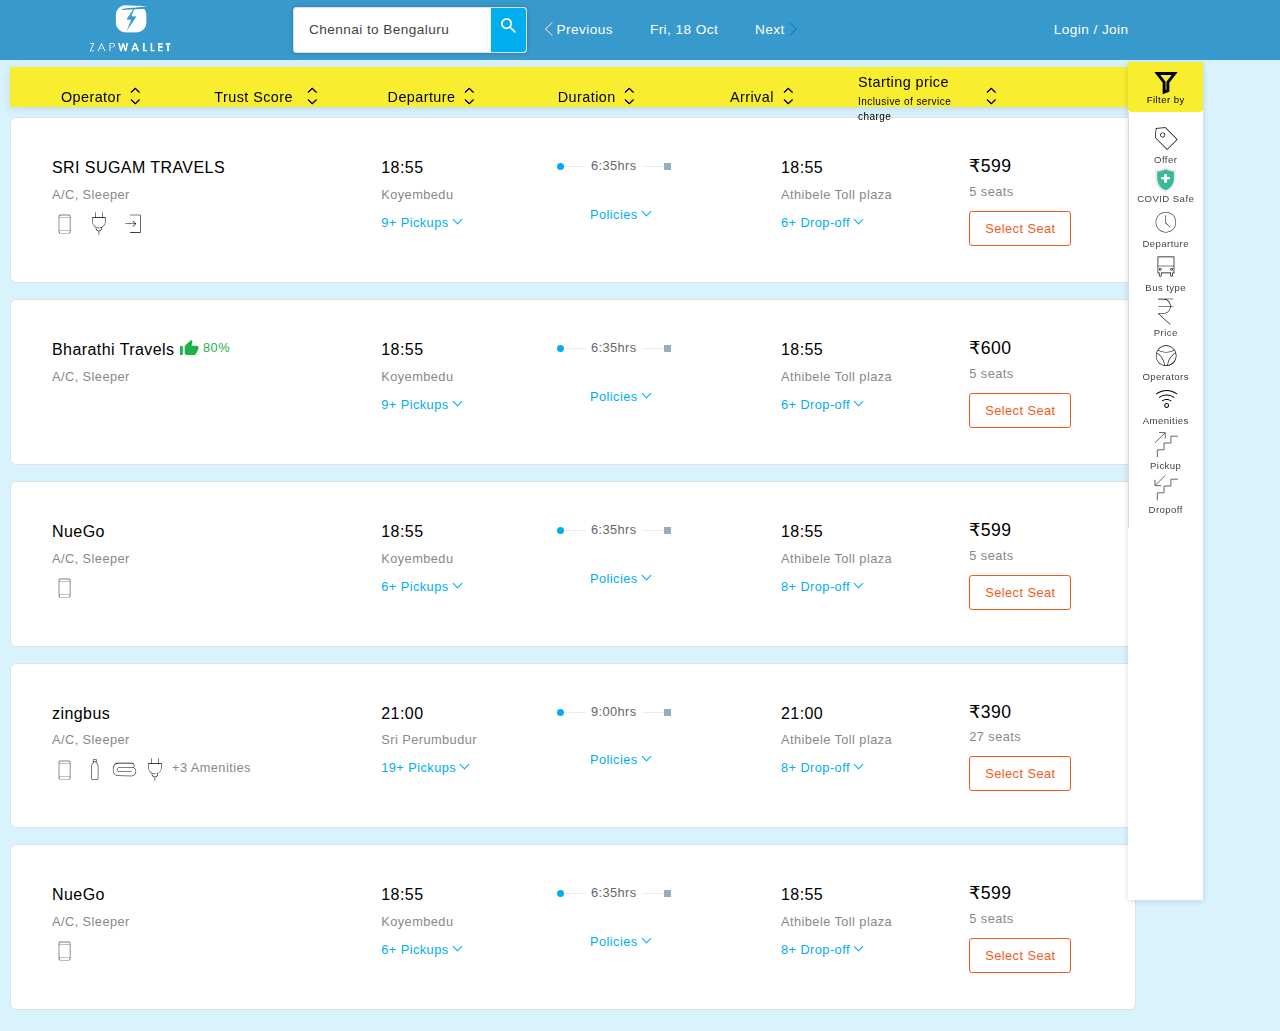
<file: index.html>
<html>
  <head>
    <meta charset="utf-8" />
    <meta
      name="viewport"
      content="width=device-width,initial-scale=1,shrink-to-fit=no"
    />
    <meta name="theme-color" content="#0089cf" />
    <link rel="shortcut icon" href="/favicon.ico" />
    <title>Chennai To Bengaluru Online Bus Tickets Booking | Zapwallet</title>
    <link
      href="https://cdn.jsdelivr.net/npm/bootstrap@5.3.3/dist/css/bootstrap.min.css"
      rel="stylesheet"
      integrity="sha384-QWTKZyjpPEjISv5WaRU9OFeRpok6YctnYmDr5pNlyT2bRjXh0JMhjY6hW+ALEwIH"
      crossorigin="anonymous"
    />

    <link href="style/style.css" rel="stylesheet" />
  </head>
  <body style="padding-top: 112px">
    <div id="root">
      <div>
        <section class="header" style="background-color: #3799cc">
          <header class="container justify-content-center clearfix">
            <div class="left">
              <a href="/" alt=""
                ><img src="logo.png" height="50px" alt="Logo"
              /></a>

              <!-- Search Bar -->
              <div class="modify" style="position: relative">
                <div class="modify-txt search-trigger" style="cursor: pointer">
                  Chennai to Bengaluru
                </div>
                <span class="mod-srch-icon">
                  <svg
                    x="0px"
                    y="0px"
                    viewBox="0 0 11.178 11.179"
                    enable-background="new 0 0 11.178 11.179"
                    fill="#fff"
                  >
                    <path
                      d="M7.989,7.031H7.485l-0.18-0.173c0.627-0.729,1.004-1.675,1.004-2.704C8.309,1.86,6.449,0,4.154,0
									   C1.86,0,0,1.86,0,4.154C0,6.449,1.86,8.31,4.154,8.31c1.029,0,1.975-0.377,2.704-1.004l0.173,0.178v0.506l3.195,3.189
									   l0.952-0.952L7.989,7.031z M4.154,7.031c-1.591,0-2.876-1.285-2.876-2.877c0-1.591,1.285-2.876,2.876-2.876
									   c1.592,0,2.876,1.285,2.876,2.876C7.031,5.746,5.746,7.031,4.154,7.031z"
                    ></path>
                  </svg>
                </span>

                <!-- Search Dropdown -->
                <div
                  class="dropdown-calendar bg-white p-3 shadow"
                  style="
                    display: none;
                    position: absolute;
                    top: calc(100% + 5px);
                    left: 0;
                    width: 100%;
                    z-index: 1051;
                  "
                >
                  <input
                    type="text"
                    class="form-control mb-2"
                    placeholder="From city"
                    aria-label="From city"
                  />
                  <input
                    type="text"
                    class="form-control mb-2"
                    placeholder="To city"
                    aria-label="To city"
                  />
                  <div class="d-flex flex-column mb-2">
                    <input
                      type="date"
                      class="form-control mr-2"
                      value="2024-10-21"
                    />
                    <input
                      type="date"
                      class="form-control"
                      value="2024-11-11"
                    />
                  </div>
                  <button class="btn btn-warning w-100" type="button">
                    MODIFY SEARCH
                  </button>
                </div>
              </div>

              <div class="day-link" style="color: #fff">
                <span class="disabled" style="color: #fff">
                  <span class="prev-arr"></span>Previous
                </span>
                <span class="jurnyDt"> Fri, 18 Oct </span>
                <a href="#" style="color: #fff"
                  >Next<span class="next-arr"></span
                ></a>
              </div>
            </div>

            <div class="right" style="text-align: right">
              <a href="/login" style="color: #fff">Login / Join</a>
            </div>
          </header>
        </section>

        <!-- Light Backdrop -->
        <div
          class="light-backdrop"
          style="
            display: none;
            position: fixed;
            top: 0;
            left: 0;
            width: 100%;
            height: 100%;
            background-color: rgba(0, 0, 0, 0.2);
            z-index: 1050;
          "
        ></div>

        <!-- <section
          class="clearfix sort-bar"
          style="background-color: #f9ed30; color: #000"
        >
          <div style="display: flex; align-items: center">
            <div class="sort-blk">
              <div class="sort-srch">Operator</div>
              <div class="sort-arr" id="op_sort">
                <div>
                  <svg
                    x="0px"
                    y="0px"
                    width="8.462px"
                    height="11.084px"
                    viewBox="0 0 8.462 11.084"
                    enable-background="new 0 0 8.462 11.084"
                    fill="#000"
                    style="stroke: #000"
                  >
                    <path
                      d="M7.957,4.439c0.115,0.115,0.303,0.115,0.418,0c0.115-0.115,0.115-0.302,0-0.417L4.439,0.086 c-0.115-0.115-0.302-0.115-0.417,0L0.086,4.021c-0.115,0.115-0.115,0.302,0,0.417c0.116,0.115,0.302,0.115,0.418,0L4.233,0.71 L7.957,4.439z"
                    ></path>
                  </svg>
                </div>
                <div>
                  <svg
                    x="0px"
                    y="0px"
                    width="8.462px"
                    height="11.084px"
                    viewBox="0 0 8.462 11.084"
                    enable-background="new 0 0 8.462 11.084"
                    fill="#000"
                    style="stroke: #000"
                  >
                    <path
                      d="M0.504,6.645c-0.116-0.115-0.302-0.115-0.418,0c-0.115,0.115-0.115,0.302,0,0.417l3.936,3.936 c0.115,0.115,0.302,0.115,0.417,0l3.936-3.936c0.115-0.115,0.115-0.303,0-0.417s-0.302-0.115-0.417,0l-3.729,3.729L0.504,6.645z"
                    ></path>
                  </svg>
                </div>
              </div>
            </div>
            <div
              class="sort-blk"
              style="padding-left: 25%; display: flex; align-items: center"
            >
              <div class="sort-srch" style="width: 84px">Trust Score</div>
              <div class="sort-arr" id="trs_sort">
                <div>
                  <svg
                    x="0px"
                    y="0px"
                    width="8.462px"
                    height="11.084px"
                    viewBox="0 0 8.462 11.084"
                    enable-background="new 0 0 8.462 11.084"
                    fill="#000"
                    style="stroke: #000"
                  >
                    <path
                      d="M7.957,4.439c0.115,0.115,0.303,0.115,0.418,0c0.115-0.115,0.115-0.302,0-0.417L4.439,0.086 c-0.115-0.115-0.302-0.115-0.417,0L0.086,4.021c-0.115,0.115-0.115,0.302,0,0.417c0.116,0.115,0.302,0.115,0.418,0L4.233,0.71 L7.957,4.439z"
                    ></path>
                  </svg>
                </div>
                <div>
                  <svg
                    x="0px"
                    y="0px"
                    width="8.462px"
                    height="11.084px"
                    viewBox="0 0 8.462 11.084"
                    enable-background="new 0 0 8.462 11.084"
                    fill="#000"
                    style="stroke: #000"
                  >
                    <path
                      d="M0.504,6.645c-0.116-0.115-0.302-0.115-0.418,0c-0.115,0.115-0.115,0.302,0,0.417l3.936,3.936 c0.115,0.115,0.302,0.115,0.417,0l3.936-3.936c0.115-0.115,0.115-0.303,0-0.417s-0.302-0.115-0.417,0l-3.729,3.729L0.504,6.645z"
                    ></path>
                  </svg>
                </div>
              </div>
            </div>
          </div>
          <div>
            <div>
              <div class="sort-blk">
                <div class="sort-srch">Departure</div>
                <div class="sort-arr" id="dep_sort">
                  <div>
                    <svg
                      x="0px"
                      y="0px"
                      width="8.462px"
                      height="11.084px"
                      viewBox="0 0 8.462 11.084"
                      enable-background="new 0 0 8.462 11.084"
                      fill="#000"
                      style="stroke: #000"
                    >
                      <path
                        d="M7.957,4.439c0.115,0.115,0.303,0.115,0.418,0c0.115-0.115,0.115-0.302,0-0.417L4.439,0.086 c-0.115-0.115-0.302-0.115-0.417,0L0.086,4.021c-0.115,0.115-0.115,0.302,0,0.417c0.116,0.115,0.302,0.115,0.418,0L4.233,0.71 L7.957,4.439z"
                      ></path>
                    </svg>
                  </div>
                  <div>
                    <svg
                      x="0px"
                      y="0px"
                      width="8.462px"
                      height="11.084px"
                      viewBox="0 0 8.462 11.084"
                      enable-background="new 0 0 8.462 11.084"
                      fill="#000"
                      style="stroke: #000"
                    >
                      <path
                        d="M0.504,6.645c-0.116-0.115-0.302-0.115-0.418,0c-0.115,0.115-0.115,0.302,0,0.417l3.936,3.936 c0.115,0.115,0.302,0.115,0.417,0l3.936-3.936c0.115-0.115,0.115-0.303,0-0.417s-0.302-0.115-0.417,0l-3.729,3.729L0.504,6.645z"
                      ></path>
                    </svg>
                  </div>
                </div>
              </div>
            </div>
            <div>
              <div class="sort-blk">
                <div class="sort-srch">Duration</div>
                <div class="sort-arr" id="dur_sort">
                  <div>
                    <svg
                      x="0px"
                      y="0px"
                      width="8.462px"
                      height="11.084px"
                      viewBox="0 0 8.462 11.084"
                      enable-background="new 0 0 8.462 11.084"
                      fill="#000"
                      style="stroke: #000"
                    >
                      <path
                        d="M7.957,4.439c0.115,0.115,0.303,0.115,0.418,0c0.115-0.115,0.115-0.302,0-0.417L4.439,0.086 c-0.115-0.115-0.302-0.115-0.417,0L0.086,4.021c-0.115,0.115-0.115,0.302,0,0.417c0.116,0.115,0.302,0.115,0.418,0L4.233,0.71 L7.957,4.439z"
                      ></path>
                    </svg>
                  </div>
                  <div>
                    <svg
                      x="0px"
                      y="0px"
                      width="8.462px"
                      height="11.084px"
                      viewBox="0 0 8.462 11.084"
                      enable-background="new 0 0 8.462 11.084"
                      fill="#000"
                      style="stroke: #000"
                    >
                      <path
                        d="M0.504,6.645c-0.116-0.115-0.302-0.115-0.418,0c-0.115,0.115-0.115,0.302,0,0.417l3.936,3.936 c0.115,0.115,0.302,0.115,0.417,0l3.936-3.936c0.115-0.115,0.115-0.303,0-0.417s-0.302-0.115-0.417,0l-3.729,3.729L0.504,6.645z"
                      ></path>
                    </svg>
                  </div>
                </div>
              </div>
            </div>
            <div>
              <div class="sort-blk">
                <div class="sort-srch">Arrival</div>
                <div class="sort-arr" id="arv_sort">
                  <div>
                    <svg
                      x="0px"
                      y="0px"
                      width="8.462px"
                      height="11.084px"
                      viewBox="0 0 8.462 11.084"
                      enable-background="new 0 0 8.462 11.084"
                      fill="#000"
                      style="stroke: #000"
                    >
                      <path
                        d="M7.957,4.439c0.115,0.115,0.303,0.115,0.418,0c0.115-0.115,0.115-0.302,0-0.417L4.439,0.086 c-0.115-0.115-0.302-0.115-0.417,0L0.086,4.021c-0.115,0.115-0.115,0.302,0,0.417c0.116,0.115,0.302,0.115,0.418,0L4.233,0.71 L7.957,4.439z"
                      ></path>
                    </svg>
                  </div>
                  <div>
                    <svg
                      x="0px"
                      y="0px"
                      width="8.462px"
                      height="11.084px"
                      viewBox="0 0 8.462 11.084"
                      enable-background="new 0 0 8.462 11.084"
                      fill="#000"
                      style="stroke: #000"
                    >
                      <path
                        d="M0.504,6.645c-0.116-0.115-0.302-0.115-0.418,0c-0.115,0.115-0.115,0.302,0,0.417l3.936,3.936 c0.115,0.115,0.302,0.115,0.417,0l3.936-3.936c0.115-0.115,0.115-0.303,0-0.417s-0.302-0.115-0.417,0l-3.729,3.729L0.504,6.645z"
                      ></path>
                    </svg>
                  </div>
                </div>
              </div>
            </div>
          </div>
          <div>
            <div class="sort-blk">
              <div class="sort-srch">Starting price</div>
              <div class="sort-arr" id="pri_sort">
                <div>
                  <svg
                    x="0px"
                    y="0px"
                    width="8.462px"
                    height="11.084px"
                    viewBox="0 0 8.462 11.084"
                    enable-background="new 0 0 8.462 11.084"
                    fill="#000"
                    style="stroke: #000"
                  >
                    <path
                      d="M7.957,4.439c0.115,0.115,0.303,0.115,0.418,0c0.115-0.115,0.115-0.302,0-0.417L4.439,0.086 c-0.115-0.115-0.302-0.115-0.417,0L0.086,4.021c-0.115,0.115-0.115,0.302,0,0.417c0.116,0.115,0.302,0.115,0.418,0L4.233,0.71 L7.957,4.439z"
                    ></path>
                  </svg>
                </div>
                <div>
                  <svg
                    x="0px"
                    y="0px"
                    width="8.462px"
                    height="11.084px"
                    viewBox="0 0 8.462 11.084"
                    enable-background="new 0 0 8.462 11.084"
                    fill="#000"
                    style="stroke: #000"
                  >
                    <path
                      d="M0.504,6.645c-0.116-0.115-0.302-0.115-0.418,0c-0.115,0.115-0.115,0.302,0,0.417l3.936,3.936 c0.115,0.115,0.302,0.115,0.417,0l3.936-3.936c0.115-0.115,0.115-0.303,0-0.417s-0.302-0.115-0.417,0l-3.729,3.729L0.504,6.645z"
                    ></path>
                  </svg>
                </div>
              </div>
              <div class="inc-txt">Inclusive of service charge</div>
              <div class="inc-txt small">Inc</div>
            </div>
          </div>
        </section> -->

        <section
          class="container clearfix listing sort-bar"
          style="background-color: #f9ed30; color: #000"
        >
          
            <div class="container clearfix listing align-items-center row justify-content-left ">
             
              <div class="col-2">
                <div class="sort-blk mx-2">
                  <div class="sort-srch">Operator</div>
                  <div class="sort-arr" id="op_sort">
                    <div>
                      <svg
                        x="0px"
                        y="0px"
                        width="8.462px"
                        height="11.084px"
                        viewBox="0 0 8.462 11.084"
                        enable-background="new 0 0 8.462 11.084"
                        fill="#000"
                        style="stroke: #000"
                      >
                        <path
                          d="M7.957,4.439c0.115,0.115,0.303,0.115,0.418,0c0.115-0.115,0.115-0.302,0-0.417L4.439,0.086 c-0.115-0.115-0.302-0.115-0.417,0L0.086,4.021c-0.115,0.115-0.115,0.302,0,0.417c0.116,0.115,0.302,0.115,0.418,0L4.233,0.71 L7.957,4.439z"
                        ></path>
                      </svg>
                    </div>
                    <div>
                      <svg
                        x="0px"
                        y="0px"
                        width="8.462px"
                        height="11.084px"
                        viewBox="0 0 8.462 11.084"
                        enable-background="new 0 0 8.462 11.084"
                        fill="#000"
                        style="stroke: #000"
                      >
                        <path
                          d="M0.504,6.645c-0.116-0.115-0.302-0.115-0.418,0c-0.115,0.115-0.115,0.302,0,0.417l3.936,3.936 c0.115,0.115,0.302,0.115,0.417,0l3.936-3.936c0.115-0.115,0.115-0.303,0-0.417s-0.302-0.115-0.417,0l-3.729,3.729L0.504,6.645z"
                        ></path>
                      </svg>
                    </div>
                  </div>
                </div>
              </div>
              <div class="col-2">
                <div
                  class="sort-blk"
                  style="padding-left: 25%; display: flex; align-items: center"
                >
                  <div class="sort-srch" style="width: 84px">Trust Score</div>
                  <div class="sort-arr" id="trs_sort">
                    <div>
                      <svg
                        x="0px"
                        y="0px"
                        width="8.462px"
                        height="11.084px"
                        viewBox="0 0 8.462 11.084"
                        enable-background="new 0 0 8.462 11.084"
                        fill="#000"
                        style="stroke: #000"
                      >
                        <path
                          d="M7.957,4.439c0.115,0.115,0.303,0.115,0.418,0c0.115-0.115,0.115-0.302,0-0.417L4.439,0.086 c-0.115-0.115-0.302-0.115-0.417,0L0.086,4.021c-0.115,0.115-0.115,0.302,0,0.417c0.116,0.115,0.302,0.115,0.418,0L4.233,0.71 L7.957,4.439z"
                        ></path>
                      </svg>
                    </div>
                    <div>
                      <svg
                        x="0px"
                        y="0px"
                        width="8.462px"
                        height="11.084px"
                        viewBox="0 0 8.462 11.084"
                        enable-background="new 0 0 8.462 11.084"
                        fill="#000"
                        style="stroke: #000"
                      >
                        <path
                          d="M0.504,6.645c-0.116-0.115-0.302-0.115-0.418,0c-0.115,0.115-0.115,0.302,0,0.417l3.936,3.936 c0.115,0.115,0.302,0.115,0.417,0l3.936-3.936c0.115-0.115,0.115-0.303,0-0.417s-0.302-0.115-0.417,0l-3.729,3.729L0.504,6.645z"
                        ></path>
                      </svg>
                    </div>
                  </div>
                </div>
              </div>
              <div class="col-2">
                <div class="sort-blk">
                  <div class="sort-srch">Departure</div>
                  <div class="sort-arr" id="dep_sort">
                    <div>
                      <svg
                        x="0px"
                        y="0px"
                        width="8.462px"
                        height="11.084px"
                        viewBox="0 0 8.462 11.084"
                        enable-background="new 0 0 8.462 11.084"
                        fill="#000"
                        style="stroke: #000"
                      >
                        <path
                          d="M7.957,4.439c0.115,0.115,0.303,0.115,0.418,0c0.115-0.115,0.115-0.302,0-0.417L4.439,0.086 c-0.115-0.115-0.302-0.115-0.417,0L0.086,4.021c-0.115,0.115-0.115,0.302,0,0.417c0.116,0.115,0.302,0.115,0.418,0L4.233,0.71 L7.957,4.439z"
                        ></path>
                      </svg>
                    </div>
                    <div>
                      <svg
                        x="0px"
                        y="0px"
                        width="8.462px"
                        height="11.084px"
                        viewBox="0 0 8.462 11.084"
                        enable-background="new 0 0 8.462 11.084"
                        fill="#000"
                        style="stroke: #000"
                      >
                        <path
                          d="M0.504,6.645c-0.116-0.115-0.302-0.115-0.418,0c-0.115,0.115-0.115,0.302,0,0.417l3.936,3.936 c0.115,0.115,0.302,0.115,0.417,0l3.936-3.936c0.115-0.115,0.115-0.303,0-0.417s-0.302-0.115-0.417,0l-3.729,3.729L0.504,6.645z"
                        ></path>
                      </svg>
                    </div>
                  </div>
                </div>
              </div>
              <div class="col-2">
                <div class="sort-blk">
                  <div class="sort-srch">Duration</div>
                  <div class="sort-arr" id="dur_sort">
                    <div>
                      <svg
                        x="0px"
                        y="0px"
                        width="8.462px"
                        height="11.084px"
                        viewBox="0 0 8.462 11.084"
                        enable-background="new 0 0 8.462 11.084"
                        fill="#000"
                        style="stroke: #000"
                      >
                        <path
                          d="M7.957,4.439c0.115,0.115,0.303,0.115,0.418,0c0.115-0.115,0.115-0.302,0-0.417L4.439,0.086 c-0.115-0.115-0.302-0.115-0.417,0L0.086,4.021c-0.115,0.115-0.115,0.302,0,0.417c0.116,0.115,0.302,0.115,0.418,0L4.233,0.71 L7.957,4.439z"
                        ></path>
                      </svg>
                    </div>
                    <div>
                      <svg
                        x="0px"
                        y="0px"
                        width="8.462px"
                        height="11.084px"
                        viewBox="0 0 8.462 11.084"
                        enable-background="new 0 0 8.462 11.084"
                        fill="#000"
                        style="stroke: #000"
                      >
                        <path
                          d="M0.504,6.645c-0.116-0.115-0.302-0.115-0.418,0c-0.115,0.115-0.115,0.302,0,0.417l3.936,3.936 c0.115,0.115,0.302,0.115,0.417,0l3.936-3.936c0.115-0.115,0.115-0.303,0-0.417s-0.302-0.115-0.417,0l-3.729,3.729L0.504,6.645z"
                        ></path>
                      </svg>
                    </div>
                  </div>
                </div>
              </div>
              <div class="col-2">
                <div class="sort-blk">
                  <div class="sort-srch">Arrival</div>
                  <div class="sort-arr" id="arv_sort">
                    <div>
                      <svg
                        x="0px"
                        y="0px"
                        width="8.462px"
                        height="11.084px"
                        viewBox="0 0 8.462 11.084"
                        enable-background="new 0 0 8.462 11.084"
                        fill="#000"
                        style="stroke: #000"
                      >
                        <path
                          d="M7.957,4.439c0.115,0.115,0.303,0.115,0.418,0c0.115-0.115,0.115-0.302,0-0.417L4.439,0.086 c-0.115-0.115-0.302-0.115-0.417,0L0.086,4.021c-0.115,0.115-0.115,0.302,0,0.417c0.116,0.115,0.302,0.115,0.418,0L4.233,0.71 L7.957,4.439z"
                        ></path>
                      </svg>
                    </div>
                    <div>
                      <svg
                        x="0px"
                        y="0px"
                        width="8.462px"
                        height="11.084px"
                        viewBox="0 0 8.462 11.084"
                        enable-background="new 0 0 8.462 11.084"
                        fill="#000"
                        style="stroke: #000"
                      >
                        <path
                          d="M0.504,6.645c-0.116-0.115-0.302-0.115-0.418,0c-0.115,0.115-0.115,0.302,0,0.417l3.936,3.936 c0.115,0.115,0.302,0.115,0.417,0l3.936-3.936c0.115-0.115,0.115-0.303,0-0.417s-0.302-0.115-0.417,0l-3.729,3.729L0.504,6.645z"
                        ></path>
                      </svg>
                    </div>
                  </div>
                </div>
              </div>
              <div class="col-2">
                <div class="sort-blk">
                  <div class="sort-srch">
                    Starting price
                    <div class="inc-txt" style="font-size: 10px;">Inclusive of service charge</div>
                    <!-- <div class="inc-txt small">Inc</div> -->
                  </div>
                  <div class="sort-arr" id="pri_sort">
                    <div>
                      <svg
                        x="0px"
                        y="0px"
                        width="8.462px"
                        height="11.084px"
                        viewBox="0 0 8.462 11.084"
                        enable-background="new 0 0 8.462 11.084"
                        fill="#000"
                        style="stroke: #000"
                      >
                        <path
                          d="M7.957,4.439c0.115,0.115,0.303,0.115,0.418,0c0.115-0.115,0.115-0.302,0-0.417L4.439,0.086 c-0.115-0.115-0.302-0.115-0.417,0L0.086,4.021c-0.115,0.115-0.115,0.302,0,0.417c0.116,0.115,0.302,0.115,0.418,0L4.233,0.71 L7.957,4.439z"
                        ></path>
                      </svg>
                    </div>
                    <div>
                      <svg
                        x="0px"
                        y="0px"
                        width="8.462px"
                        height="11.084px"
                        viewBox="0 0 8.462 11.084"
                        enable-background="new 0 0 8.462 11.084"
                        fill="#000"
                        style="stroke: #000"
                      >
                        <path
                          d="M0.504,6.645c-0.116-0.115-0.302-0.115-0.418,0c-0.115,0.115-0.115,0.302,0,0.417l3.936,3.936 c0.115,0.115,0.302,0.115,0.417,0l3.936-3.936c0.115-0.115,0.115-0.303,0-0.417s-0.302-0.115-0.417,0l-3.729,3.729L0.504,6.645z"
                        ></path>
                      </svg>
                    </div>
                  </div>
                </div>
              </div>
            </div>
         
        </section>

        <section class="filter-bar">
          <div
            class="filter-head"
            style="background-color: #f9ed30; color: #000"
          >
            <span class="hide">✕</span>
            <svg
              x="0px"
              y="0px"
              width="20px"
              height="20px"
              viewBox="0 0 10.761 10.991"
              enable-background="new 0 0 10.761 10.991"
              fill="#000"
              style="stroke: #000"
            >
              <g>
                <path
                  d="M6.123,4.992l3.42-4.397H1.216l3.42,4.397v5.12l1.487-0.596V4.992z M6.719,5.196v4.725l-2.677,1.07V5.196L0,0h10.761 L6.719,5.196z"
                ></path>
              </g>
            </svg>
            <div>Filter by</div>
          </div>
          <section>
            <div class="filterposition">
              <div class="filter-deal" id="deal_f">
                <svg
                  x="0px"
                  y="0px"
                  width="30px"
                  height="30px"
                  viewBox="0 0 30 30"
                  enable-background="new 0 0 30 30"
                >
                  <g>
                    <g>
                      <g>
                        <path
                          d="M26.545,16.401c0,0.093-0.037,0.183-0.102,0.248L16.37,26.725c-0.138,0.135-0.356,0.135-0.492,0L4.004,14.853 c-0.074-0.073-0.11-0.175-0.102-0.278l0.896-9.169C4.813,5.24,4.945,5.108,5.111,5.092l9.179-0.906 c0.104-0.009,0.206,0.028,0.278,0.102l11.875,11.866C26.508,16.221,26.545,16.311,26.545,16.401z M16.122,25.981l9.579-9.58 L14.21,4.911L5.474,5.753l-0.862,8.706L16.122,25.981z"
                        ></path>
                      </g>
                      <g>
                        <path
                          d="M14.252,11.949c0.007,1.427-1.146,2.589-2.572,2.595c-1.427,0.007-2.589-1.145-2.596-2.572 c-0.006-1.427,1.145-2.589,2.572-2.595c0.684-0.003,1.34,0.265,1.826,0.744l0,0C13.973,10.603,14.251,11.261,14.252,11.949z M9.777,11.949c-0.004,1.043,0.837,1.891,1.878,1.896c1.043,0.005,1.892-0.836,1.896-1.878c0.003-0.5-0.194-0.981-0.546-1.336 l0,0c-0.736-0.739-1.93-0.741-2.669-0.006C9.98,10.978,9.78,11.46,9.781,11.962L9.777,11.949z"
                        ></path>
                      </g>
                    </g>
                  </g>
                </svg>
                <div>Offer</div>
              </div>
              <div>
                <svg
                  fill="#37ba9b"
                  version="1.1"
                  id="Layer_1"
                  x="0px"
                  y="0px"
                  viewBox="0 0 18 18"
                  xml:space="preserve"
                  style="height: 25px; width: 25px"
                >
                  <g>
                    <g>
                      <path
                        fill="#EAEAEA"
                        d="M16.4,1.9v6.2c0,0.1,0,0.2,0,0.2c-0.1,3.6-2,6.8-4.9,8.6c0,0,0,0-0.1,0c-0.2,0.1-0.3,0.2-0.5,0.3c0,0,0,0,0,0
											c-0.1,0.1-0.2,0.1-0.3,0.2c0,0,0,0,0,0c-0.1,0.1-0.3,0.1-0.4,0.2C9.7,17.8,9.4,17.9,9,18c-0.2-0.1-0.4-0.1-0.6-0.2c0,0,0,0-0.1,0
											c0,0-0.1,0-0.1,0c0,0,0,0-0.1,0c-0.1,0-0.2-0.1-0.3-0.1h0c0,0,0,0-0.1,0c-0.1,0-0.2-0.1-0.2-0.1c0,0,0,0-0.1,0h0
											c-3.5-1.7-5.9-5.2-5.9-9.3V1.9c0.6,0,1.2-0.1,1.9-0.1c0.2,0,0.5-0.1,0.7-0.1c0.3-0.1,0.7-0.1,1-0.2C6.7,1.1,8,0.6,9,0
											c0.9,0.6,2.1,1,3.4,1.4c0.3,0.1,0.6,0.1,0.9,0.2c0.3,0.1,0.6,0.1,0.9,0.2c0.2,0,0.4,0.1,0.6,0.1c0.1,0,0.1,0,0.2,0
											c0.2,0,0.4,0,0.6,0C15.9,1.9,16.1,1.9,16.4,1.9L16.4,1.9z"
                      ></path>
                      <path
                        fill="#BABABA"
                        d="M9,16.6c-1.7-0.6-3.1-1.7-4.2-3.1C3.6,11.9,3,10.1,3,8.1V3.2C4.9,3,7.2,2.4,9,1.5c1.8,0.9,4.1,1.5,6,1.7v4.9
											c0,2-0.6,3.8-1.8,5.4C12.1,14.9,10.7,16,9,16.6z"
                      ></path>
                      <path
                        fill="37BA9B"
                        d="M9.1,16.6C7.5,16,6,15,5,13.6C3.8,12,3.2,10.2,3.2,8.3V3.5c1.9-0.2,4.2-0.7,5.9-1.6c1.7,0.9,4,1.4,5.9,1.6
											v4.8c0,1.9-0.6,3.8-1.8,5.3C12.2,15,10.7,16,9.1,16.6z"
                      ></path>
                      <polygon
                        fill="#2C997C"
                        points="12.1,7.2 10.1,7.2 10.1,5.2 9.9,5 8.1,5 8.1,7.2 5.9,7.2 5.9,8.9 6.1,9.2 8.1,9.2 8.1,11.1 8.3,11.4 
											10.1,11.4 10.1,9.2 12.3,9.2 12.3,7.4 		"
                      ></polygon>
                      <polygon
                        fill="#FFFFFF"
                        points="5.9,7.2 8.1,7.2 8.1,5 9.9,5 9.9,7.2 12.1,7.2 12.1,8.9 9.9,8.9 9.9,11.1 8.1,11.1 8.1,8.9 5.9,8.9 
											"
                      ></polygon>
                    </g>
                    <polygon
                      fill="#FFFFFF"
                      points="5.9,7.2 8.1,7.2 8.1,5 9.9,5 9.9,7.2 12.1,7.2 12.1,8.9 9.9,8.9 9.9,11.1 8.1,11.1 8.1,8.9 5.9,8.9 	
										"
                    ></polygon>
                  </g>
                </svg>
                <div>COVID Safe</div>
              </div>

              <div class="" id="dept_f">
                <svg
                  x="0px"
                  y="0px"
                  width="30px"
                  height="30px"
                  viewBox="0 0 30 30"
                  enable-background="new 0 0 30 30"
                >
                  <g transform="translate(0,-952.36218)">
                    <path
                      d="M14.883,957.285c-5.646,0-10.23,4.583-10.23,10.23c0,5.646,4.584,10.23,10.23,10.23s10.23-4.584,10.23-10.23 C25.113,961.868,20.529,957.285,14.883,957.285L14.883,957.285z M14.883,957.784c5.377,0,9.73,4.354,9.73,9.731 c0,5.376-4.354,9.731-9.73,9.731s-9.731-4.354-9.731-9.731C5.151,962.138,9.506,957.784,14.883,957.784z"
                    ></path>
                  </g>
                  <path
                    d="M19.3,20.664c0.098-0.098,0.098-0.262,0-0.359l-4.693-4.693V8.485c0-0.138-0.113-0.249-0.25-0.249s-0.25,0.111-0.25,0.249 v7.236c0,0.068,0.024,0.134,0.07,0.18"
                  ></path>
                </svg>
                <div>Departure</div>
              </div>
              <div class="" id="bust_f">
                <svg
                  x="0px"
                  y="0px"
                  width="30px"
                  height="30px"
                  viewBox="0 0 30 30"
                  enable-background="new 0 0 30 30"
                >
                  <g>
                    <g>
                      <path
                        d="M22.664,16.235V21.6h-0.671h-0.67v0.672v2.014c0,0.368-0.3,0.669-0.668,0.669c-0.37,0-0.672-0.301-0.672-0.669v-2.014 V21.6h-0.672h-8.719H9.92v0.672v2.014c0,0.368-0.3,0.669-0.67,0.669c-0.369,0-0.669-0.301-0.669-0.669v-2.014V21.6h-0.67H7.24 v-6.298h15.424 M20.655,19.59c0.736,0,1.338-0.605,1.338-1.342c0-0.737-0.602-1.342-1.338-1.342c-0.738,0-1.344,0.604-1.344,1.342 C19.312,18.984,19.917,19.59,20.655,19.59 M9.25,19.59c0.738,0,1.343-0.605,1.343-1.342c0-0.737-0.604-1.342-1.343-1.342 c-0.737,0-1.339,0.604-1.339,1.342C7.911,18.984,8.513,19.59,9.25,19.59 M23.336,5.505H6.568v16.767h1.343v2.014 c0,0.738,0.602,1.341,1.339,1.341c0.738,0,1.343-0.603,1.343-1.341v-2.014h8.719v2.014c0,0.738,0.605,1.341,1.344,1.341 c0.736,0,1.338-0.603,1.338-1.341v-2.014h1.343V5.505L23.336,5.505z M7.24,15.566V6.176h15.424v8.457H7.24V15.566z M20.655,18.919 c-0.37,0-0.672-0.304-0.672-0.671c0-0.369,0.302-0.672,0.672-0.672c0.368,0,0.668,0.303,0.668,0.672 C21.323,18.615,21.023,18.919,20.655,18.919L20.655,18.919z M9.25,18.919c-0.369,0-0.669-0.304-0.669-0.671 c0-0.369,0.3-0.672,0.669-0.672c0.37,0,0.67,0.303,0.67,0.672C9.92,18.615,9.62,18.919,9.25,18.919L9.25,18.919z"
                      ></path>
                    </g>
                  </g>
                </svg>
                <div>Bus type</div>
              </div>
              <div class="" id="pric_f">
                <svg
                  x="0px"
                  y="0px"
                  width="30px"
                  height="30px"
                  viewBox="0 0 30 30"
                  enable-background="new 0 0 30 30"
                >
                  <path
                    d="M22.397,2.806H12.054H7.063v0.542v0.047h4.991c4.757,0,7.142,3.453,7.153,6.912H7.308v0.538h11.878 c-0.224,3.288-2.602,6.421-7.132,6.421H7.063v0.549l11.814,10.679h0.846L7.907,17.814h4.146c4.894,0,7.45-3.404,7.682-6.97h2.662 v-0.538h-2.639c-0.002-2.902-1.545-5.795-4.62-6.959h7.259V2.806L22.397,2.806z"
                  ></path>
                </svg>
                <div>Price</div>
              </div>
              <div class="" id="op_f">
                <svg
                  x="0px"
                  y="0px"
                  width="30px"
                  height="30px"
                  viewBox="0 0 30 30"
                  enable-background="new 0 0 30 30"
                >
                  <path
                    d="M25.028,12.752L25.028,12.752v-0.035c-0.067-0.207-0.14-0.421-0.22-0.644l-0.061-0.146 c-0.067-0.166-0.138-0.332-0.213-0.496l-0.075-0.166c-0.088-0.187-0.18-0.368-0.278-0.546c-0.037-0.069-0.081-0.138-0.118-0.21 c-0.072-0.122-0.146-0.242-0.22-0.359c-0.031-0.052-0.059-0.104-0.093-0.153V9.98c-3.157-4.756-9.57-6.056-14.328-2.898 c-1.15,0.763-2.135,1.749-2.9,2.898v0.017c-0.03,0.05-0.059,0.102-0.094,0.153c-0.074,0.12-0.148,0.238-0.221,0.359 c-0.038,0.069-0.081,0.141-0.121,0.21c-0.098,0.18-0.191,0.362-0.278,0.546l-0.075,0.166c-0.074,0.164-0.146,0.33-0.213,0.502 l-0.05,0.128c-0.08,0.208-0.156,0.426-0.223,0.653v0.025l0,0c-1.617,5.474,1.506,11.223,6.979,12.845 c0.464,0.136,0.935,0.238,1.412,0.312h0.023c0.218,0.03,0.438,0.052,0.659,0.071h0.145c0.229,0,0.458,0.024,0.689,0.024 s0.459,0,0.688-0.024h0.142c0.226-0.02,0.443-0.041,0.661-0.071h0.023c5.648-0.841,9.545-6.099,8.704-11.745 c-0.069-0.477-0.176-0.948-0.312-1.411L25.028,12.752z M16.242,25.331c-0.147,0.017-0.297,0.032-0.443,0.04h-0.122 c-0.373,0.023-0.746,0.023-1.117,0h-0.118c-0.146,0-0.299-0.021-0.444-0.04H13.94c-0.505-5.261-3.496-9.963-8.051-12.648 l0.034-0.099c0.043-0.121,0.086-0.242,0.129-0.36l0.074-0.19c0.043-0.1,0.086-0.203,0.132-0.313c0.049-0.11,0.061-0.138,0.096-0.208 c0.034-0.067,0.097-0.194,0.147-0.29c0.049-0.097,0.137-0.261,0.213-0.39c0.039-0.072,0.08-0.14,0.123-0.213l0.056-0.082 l2.486,0.926c3.708,1.375,7.785,1.375,11.494,0l2.488-0.926l0.055,0.082c0.04,0.07,0.084,0.141,0.125,0.213 c0.069,0.125,0.142,0.254,0.209,0.383c0.049,0.095,0.1,0.197,0.151,0.297c0.044,0.101,0.06,0.135,0.089,0.201 s0.089,0.207,0.134,0.313l0.072,0.179c0.05,0.128,0.096,0.256,0.139,0.386l0.03,0.084c-4.561,2.68-7.562,7.382-8.065,12.648 L16.242,25.331z M15.12,5.978c3.123,0.002,6.052,1.504,7.874,4.038l-2.34,0.869c-3.568,1.324-7.492,1.324-11.06,0l-2.341-0.869 C9.076,7.484,12.001,5.981,15.12,5.978z M5.41,15.688c0-0.801,0.1-1.601,0.296-2.373c4.251,2.561,7.06,6.965,7.589,11.902 C8.723,24.34,5.415,20.343,5.41,15.688z M16.946,25.223c0.529-4.938,3.338-9.34,7.589-11.902c1.309,5.201-1.851,10.475-7.053,11.782 C17.308,25.146,17.127,25.188,16.946,25.223z"
                  ></path>
                </svg>
                <div>Operators</div>
              </div>
              <div class="" id="amen_f">
                <svg
                  x="0px"
                  y="0px"
                  width="30px"
                  height="30px"
                  viewBox="0 0 30 30"
                  enable-background="new 0 0 30 30"
                >
                  <g transform="translate(0,-952.36218)">
                    <path
                      d="M15.636,958.362c-3.97,0-7.612,1.333-10.452,3.483c-0.203,0.155-0.245,0.479-0.091,0.681 c0.154,0.201,0.478,0.245,0.68,0.091c2.677-2.027,6.11-3.288,9.862-3.288s7.185,1.261,9.862,3.288 c0.201,0.154,0.526,0.11,0.681-0.091c0.154-0.202, 0.111-0.525-0.092-0.681C23.245,959.695,19.604,958.362,15.636,958.362z M15.636,962.956c-2.844,0-5.496,0.862-7.558,2.525c-0.227,0.146-0.284,0.5-0.114,0.71c0.17,0.211,0.528,0.23,0.719,0.038 c1.873-1.511,4.304-2.305,6.953-2.305c2.647,0,5.08,0.793,6.952,2.305c0.191,0.192,0.549,0.173,0.718-0.038 c0.171-0.209,0.113-0.563-0.113-0.71C21.132,963.818,18.479,962.956,15.636,962.956L15.636,962.956z M15.636,967.31 c-1.737,0-3.388,0.543-4.656,1.55c-0.199,0.158-0.238,0.482-0.079,0.684c0.159,0.199,0.484,0.237,0.684,0.078 c1.083-0.857,2.519-1.345,4.051-1.345c1.531,0,2.966,0.487,4.05,1.345c0.199,0.159,0.527,0.121,0.685-0.078 c0.159-0.201,0.12-0.527-0.08-0.684C19.021,967.854,17.371,967.31,15.636,967.31L15.636,967.31z M15.636,971.421 c-1.331,0-2.419,1.09-2.419,2.418c0,1.33,1.089,2.42,2.419,2.42c1.329,0,2.418-1.09,2.418-2.42 C18.054,972.511,16.965,971.421,15.636,971.421L15.636,971.421z M15.636,972.388c0.808,0,1.45,0.646,1.45,1.451 c0,0.807-0.645,1.451-1.45,1.451c-0.808,0-1.452-0.645-1.452-1.451C14.184,973.033,14.828,972.388,15.636,972.388L15.636,972.388z"
                    ></path>
                  </g>
                </svg>
                <div>Amenities</div>
              </div>
              <div class="" id="pickup_f">
                <svg
                  x="0px"
                  y="0px"
                  width="30px"
                  height="30px"
                  viewBox="0 0 30 30"
                  enable-background="new 0 0 30 30"
                >
                  <polyline
                    fill="none"
                    stroke="#666"
                    stroke-miterlimit="10"
                    points="14.248,9.47 14.242,3.695 8.116,3.541 "
                  ></polyline>
                  <line
                    fill="none"
                    stroke="#666"
                    stroke-miterlimit="10"
                    x1="14.242"
                    y1="3.695"
                    x2="3.969"
                    y2="13.738"
                  ></line>
                  <polyline
                    fill="none"
                    stroke="#666"
                    stroke-miterlimit="10"
                    points="6.316,28.325 6.316,20.803 13.023,20.803 13.023,13.99 19.9,13.99 19.879,7.199 26.906,7.199 "
                  ></polyline>
                </svg>
                <div>Pickup</div>
              </div>
              <div class="" id="drop_f">
                <svg
                  x="0px"
                  y="0px"
                  width="30px"
                  height="30px"
                  viewBox="0 0 30 30"
                  enable-background="new 0 0 30 30"
                >
                  <polyline
                    fill="none"
                    stroke="#666"
                    stroke-miterlimit="10"
                    points="3.97,6.803 3.968,12.577 10.094,12.74 "
                  ></polyline>
                  <line
                    fill="none"
                    stroke="#666"
                    stroke-miterlimit="10"
                    x1="3.968"
                    y1="12.577"
                    x2="14.255"
                    y2="2.549"
                  ></line>
                  <polyline
                    fill="none"
                    stroke="#666"
                    stroke-miterlimit="10"
                    points="6.316,27.325 6.316,19.803 13.023,19.803 13.023,12.99 19.9,12.99 19.879,6.199 26.906,6.199 "
                  ></polyline>
                </svg>
                <div>Dropoff</div>
              </div>
            </div>
          </section>
          <div class="hidden"></div>
        </section>
        <section class="container clearfix listing">
          <div>
            <div class="srch-card p-3 mb-3 border rounded">
              <!-- Desktop Layout (Visible on laptop and larger screens) -->
              <div
                class="srch-top clearfix d-none d-sm-flex desktop-only d-none"
                style="padding-top: 20px"
              >
                <div class="label-blk" style="display: flex">
                  <div
                    class="dark-txt"
                    title="SRI SUGAM TRAVELS"
                    style="max-width: calc(100% - 80px); display: inline-block"
                  >
                    SRI SUGAM TRAVELS
                  </div>
                  <div
                    style="
                      display: flex;
                      align-items: center;
                      margin-bottom: 5px;
                      cursor: pointer;
                    "
                  ></div>
                </div>
                <div class="time-pick-blk" style="display: flex">
                  <div class="pick-blk dark-txt">18:55</div>
                  <div class="dur-blk dur">
                    <span class="dur-ln"></span
                    ><span class="dur-txt">6:35hrs</span>
                  </div>
                  <div class="drop-blk dark-txt">18:55</div>
                </div>
                <div class="fare-st-blk">
                  <div class="dark-txt">₹599</div>
                </div>
              </div>
              <div class="srch-bottom clearfix d-none d-sm-flex desktop-only">
                <div class="label-blk" title="A/C, Sleeper">
                  <div>A/C, Sleeper</div>
                  <div style="margin: 5px 0px">
                    <img
                      src="websearch/images/ngBusAlt/m-ticket.b045ce45.svg"
                      alt="MTicket"
                      title="MTicket"
                    />
                    <img
                      src="websearch/images/ngBusAlt/Charging_Point.svg"
                      alt="Charging_Point"
                      title="Charging_Point"
                    />
                    <img
                      src="websearch/images/ngBusAlt/Emergency_Exit.svg"
                      alt="Emergency_Exit"
                      title="Emergency_Exit"
                    />
                  </div>
                </div>
                <div class="time-pick-blk" style="display: flex">
                  <div class="pick-blk">
                    <div title="Koyembedu" style="padding-bottom: 5px">
                      Koyembedu
                    </div>
                    <div>
                      9+ Pickups
                      <div
                        class="arr-down"
                        onclick="toggleDropdown(event)"
                        data-tab="Pickup"
                      >
                        <span></span>
                      </div>
                    </div>
                  </div>
                  <div
                    class="dur-blk"
                    style="
                      display: flex;
                      justify-content: center;
                      align-items: center;
                    "
                  >
                    <div></div>
                    <div class="policy-cls">
                      Policies
                      <div
                        class="arr-down"
                        onclick="toggleDropdown(event)"
                        data-tab="Policies"
                      >
                        <span></span>
                      </div>
                    </div>
                  </div>
                  <div class="drop-blk">
                    <div
                      title="Athibele Toll plaza"
                      style="padding-bottom: 5px"
                    >
                      Athibele Toll plaza
                    </div>
                    <div>
                      6+ Drop-off
                      <div
                        class="arr-down"
                        onclick="toggleDropdown(event)"
                        data-tab="DropOff"
                      >
                        <span></span>
                      </div>
                    </div>
                  </div>
                </div>
                <div class="fare-st-blk">
                  <div class="st-offr-blk">5 seats</div>
                  <div
                    class="ty-btn orange arr-down"
                    id="view_chart"
                    onclick="toggleDropdown(event)"
                    data-tab="SeatChart"
                  >
                    Select Seat
                  </div>
                </div>
              </div>

              <!-- Mobile Layout (Visible only on screens smaller than 576px) -->
              <div class="mobile-only">
                <!-- Travel Name and Type -->
                <div class="row">
                  <div class="col-10">
                    <div class="dark-txt font-weight-bold">
                      SRI SUGAM TRAVELS
                    </div>
                    <div class="text-muted">A/C, Sleeper</div>
                  </div>
                  <div class="col-2 text-right">
                    <div class="dark-txt font-weight-bold text-right">₹599</div>
                  </div>
                </div>

                <!-- Amenities -->
                <div class="row mt-2">
                  <div class="col-12 d-flex">
                    <img
                      src="websearch/images/ngBusAlt/m-ticket.b045ce45.svg"
                      alt="MTicket"
                      title="MTicket"
                      class="mr-2"
                    />
                    <img
                      src="websearch/images/ngBusAlt/Charging_Point.svg"
                      alt="Charging_Point"
                      title="Charging_Point"
                      class="mr-2"
                    />
                    <img
                      src="websearch/images/ngBusAlt/Emergency_Exit.svg"
                      alt="Emergency_Exit"
                      title="Emergency_Exit"
                    />
                  </div>
                </div>

                <!-- Timing and Location Details -->
                <div class="row mt-3" style="gap: 0px;">
                  <div class="col-8">
                    <div class="row time-pick-blk" style="width: 100%; gap: 0;">
                      <div class="col-3">
                        <div class="pick-blk dark-txt" style="font-size: 12px;">18:55</div>
                      </div>
                      <div class="col-7">
                        <div class="dur-blk dur" style="width: auto;">
                          <span class="dur-ln"></span>
                          <span class="dur-txt" style="font-size: 12px;">6:35hrs</span>
                          <span class="dur-ln"></span>
                        </div>
                      </div>
                      <div class="col-2">
                        <div class="drop-blk dark-txt" style="font-size: 12px;">18:55</div>
                      </div>
                    </div>
                    <!-- <div class="time-pick-blk" style="display: flex">
                      <div class="pick-blk dark-txt">18:55</div>
                      <div class="dur-blk dur">
                        <span class="dur-ln"></span>
                        <span class="dur-txt">6:35hrs</span>
                      </div>
                      <div class="drop-blk dark-txt">18:55</div>
                    </div> -->
                  </div>
                  <div class="col-4 text-right" style="display: flex; justify-content: flex-end;">
                    <div class="st-offr-blk text-right">5 seats</div>
                  </div>
                </div>
              </div>

              <div class="dropdown-content">
                <!-- Dropdown content here (same for each card) -->
                <!-- Close button -->
                <span class="close-btn" onclick="closeDropdown(this)"
                  >X Close</span
                >

                <!-- Tab Buttons -->
                <div class="tab">
                  <button
                    class="search-trigger tablinks"
                    data-tab="SeatChart"
                    onclick="openTab(event, 'SeatChart')"
                  >
                    Seat Chart
                  </button>
                  <button
                    class="search-trigger tablinks"
                    data-tab="Pickup"
                    onclick="openTab(event, 'Pickup')"
                  >
                    Pickup
                  </button>
                  <button
                    class="search-trigger tablinks"
                    data-tab="DropOff"
                    onclick="openTab(event, 'DropOff')"
                  >
                    Drop-off
                  </button>
                  <button
                    class="search-trigger tablinks"
                    data-tab="PassengerInfo"
                    onclick="openTab(event, 'PassengerInfo')"
                  >
                    Passenger Info
                  </button>
                  <button
                    class="search-trigger tablinks"
                    data-tab="YourInfo"
                    onclick="openTab(event, 'YourInfo')"
                  >
                    Your Info
                  </button>
                  <button
                    class="search-trigger tablinks"
                    data-tab="Policies"
                    onclick="openTab(event, 'Policies')"
                  >
                    Policies
                  </button>
                </div>

                <!-- Tab Content -->
                <div id="SeatChart" class="tabcontent">
                  <div class="seat-chart-wrapper">
                    <!-- Left: Price Filter -->
                    <div class="price-filter">
                      <h4>Filter by Price</h4>
                      <input type="range" min="100" max="1000" step="50" />
                      <p>₹100 - ₹1000</p>
                    </div>

                    <!-- Middle: Seat Chart -->
                    <div class="seat-chart-container">
                      <div class="seat-layout">
                        <div class="seat-grid">
                          <!-- Repeatable seat elements -->
                          <div class="seat normal" data-price="380">₹380</div>
                          <div class="seat sold">Sold</div>
                          <div class="seat normal" data-price="580">₹580</div>
                          <div class="seat normal" data-price="380">₹380</div>
                          <div class="seat normal" data-price="780">₹780</div>
                          <div class="seat normal" data-price="980">₹980</div>
                          <!-- Add as many seat elements as necessary -->
                        </div>
                      </div>
                    </div>

                    <!-- Right: Fare Summary -->
                    <div class="fare-summary">
                      <button class="select-seat-btn">TAP ON SEAT</button>
                      <p>₹0 cashback as TYCoins will be added</p>
                      <h4>Fare Summary</h4>
                      <div class="fare-details">
                        <p>Base fare: ₹<span id="baseFare">0</span></p>
                        <p>TYCoins redeemed: ₹<span>0</span></p>
                        <p>Operator discount: ₹<span>0</span></p>
                        <p>Final Price: ₹<span id="finalPrice">0</span></p>
                      </div>
                      <!-- Seat Legend -->
                      <div class="legend">
                        <span
                          ><span class="seat-legend normal"></span>Normal</span
                        >
                        <span
                          ><span class="seat-legend female"></span>Female</span
                        >
                        <span><span class="seat-legend male"></span>Male</span>
                        <span><span class="seat-legend sold"></span>Sold</span>
                      </div>
                    </div>
                  </div>
                </div>

                <div
                  id="Pickup"
                  class="Pickup-content tabcontent"
                  style="display: block"
                >
                  <!-- Left Section: Search and List -->
                  <div class="sc-point left">
                    <!-- Search Box -->
                    <div class="sc-pt-inp">
                      <span>
                        <svg
                          x="0px"
                          y="0px"
                          width="15px"
                          height="15px"
                          viewBox="0 0 11.178 11.179"
                          enable-background="new 0 0 11.178 11.179"
                          fill="#999"
                        >
                          <path
                            d="M7.989,7.031H7.485l-0.18-0.173c0.627-0.729,1.004-1.675,1.004-2.704C8.309,1.86,6.449,0,4.154,0C1.86,0,0,1.86,0,4.154 C0,6.449,1.86,8.31,4.154,8.31c1.029,0,1.975-0.377,2.704-1.004l0.173,0.178v0.506l3.195,3.189l0.952-0.952L7.989,7.031z M4.154,7.031c-1.591,0-2.876-1.285-2.876-2.877c0-1.591,1.285-2.876,2.876-2.876c1.592,0,2.876,1.285,2.876,2.876 C7.031,5.746,5.746,7.031,4.154,7.031z"
                          ></path>
                        </svg>
                      </span>
                      <input
                        type="text"
                        placeholder="Search from pickup locations and click to select"
                        id="search_pickup"
                      />
                    </div>

                    <!-- Pickup Locations List with Radio Buttons -->
                    <div class="sc-pt-loc scroller">
                      <!-- Pickup Item Example with Radio Button -->
                      <label class="clearfix sc-pt-wrap">
                        <input
                          type="radio"
                          name="pickup-location"
                          value="koyambedu"
                        />
                        <div class="left sc-pt-tm">
                          <div>21:00</div>
                          <div>23rd Oct 2024</div>
                        </div>
                        <div class="left sc-pt-addr">
                          <div title="Koyambedu">Koyambedu</div>
                          <div>Koyambedu</div>
                        </div>
                      </label>

                      <label class="clearfix sc-pt-wrap">
                        <input
                          type="radio"
                          name="pickup-location"
                          value="maduravoyal"
                        />
                        <div class="left sc-pt-tm">
                          <div>21:15</div>
                          <div>23rd Oct 2024</div>
                        </div>
                        <div class="left sc-pt-addr">
                          <div title="Maduravoyal">Maduravoyal</div>
                          <div>Maduravoyal</div>
                        </div>
                      </label>

                      <!-- Add more radio button options here -->
                      <label class="clearfix sc-pt-wrap">
                        <input
                          type="radio"
                          name="pickup-location"
                          value="velappanchavadi"
                        />
                        <div class="left sc-pt-tm">
                          <div>21:25</div>
                          <div>23rd Oct 2024</div>
                        </div>
                        <div class="left sc-pt-addr">
                          <div title="Velappanchavadi Bus Stop">
                            Velappanchavadi Bus Stop
                          </div>
                          <div>Velappanchavadi Bus Stop</div>
                        </div>
                      </label>

                      <label class="clearfix sc-pt-wrap">
                        <input
                          type="radio"
                          name="pickup-location"
                          value="poonamallee-bypass"
                        />
                        <div class="left sc-pt-tm">
                          <div>21:40</div>
                          <div>23rd Oct 2024</div>
                        </div>
                        <div class="left sc-pt-addr">
                          <div title="Poonamallee Bypass">
                            Poonamallee Bypass
                          </div>
                          <div>Poonamallee Bypass</div>
                        </div>
                      </label>

                      <label class="clearfix sc-pt-wrap">
                        <input
                          type="radio"
                          name="pickup-location"
                          value="kfc-poonamalle"
                        />
                        <div class="left sc-pt-tm">
                          <div>21:50</div>
                          <div>23rd Oct 2024</div>
                        </div>
                        <div class="left sc-pt-addr">
                          <div title="KFC, Poonamalle">KFC, Poonamalle</div>
                          <div>KFC, Poonamalle</div>
                        </div>
                      </label>

                      <label class="clearfix sc-pt-wrap">
                        <input
                          type="radio"
                          name="pickup-location"
                          value="sriperumbudur"
                        />
                        <div class="left sc-pt-tm">
                          <div>22:10</div>
                          <div>23rd Oct 2024</div>
                        </div>
                        <div class="left sc-pt-addr">
                          <div title="Sriperumbudur">Sriperumbudur</div>
                          <div>Sriperumbudur</div>
                        </div>
                      </label>
                    </div>
                  </div>

                  <!-- Right Section: Button and Info -->
                  <div class="left sc-pt-txt">
                    <div class="sc-pt-info scroller">
                      <button class="ty-btn new-gray pickup-btn">
                        TAP ON pickup POINT
                      </button>
                      <div>Please select a pickup location<br />to proceed</div>
                    </div>
                  </div>
                </div>

                <div id="DropOff" class="Pickup-content tabcontent">
                  <!-- Left Section: Search and List -->
                  <div class="sc-point left">
                    <!-- Search Box -->
                    <div class="sc-pt-inp">
                      <span>
                        <svg
                          x="0px"
                          y="0px"
                          width="15px"
                          height="15px"
                          viewBox="0 0 11.178 11.179"
                          enable-background="new 0 0 11.178 11.179"
                          fill="#999"
                        >
                          <path
                            d="M7.989,7.031H7.485l-0.18-0.173c0.627-0.729,1.004-1.675,1.004-2.704C8.309,1.86,6.449,0,4.154,0C1.86,0,0,1.86,0,4.154 C0,6.449,1.86,8.31,4.154,8.31c1.029,0,1.975-0.377,2.704-1.004l0.173,0.178v0.506l3.195,3.189l0.952-0.952L7.989,7.031z M4.154,7.031c-1.591,0-2.876-1.285-2.876-2.877c0-1.591,1.285-2.876,2.876-2.876c1.592,0,2.876,1.285,2.876,2.876 C7.031,5.746,5.746,7.031,4.154,7.031z"
                          ></path>
                        </svg>
                      </span>
                      <input
                        type="text"
                        placeholder="Search from dropoff locations and click to select"
                        id="search_pickup"
                      />
                    </div>

                    <!-- Pickup Locations List with Radio Buttons -->
                    <div class="sc-pt-loc scroller">
                      <!-- Pickup Item Example with Radio Button -->
                      <label class="clearfix sc-pt-wrap">
                        <input
                          type="radio"
                          name="dropoff-location"
                          value="koyambedu"
                        />
                        <div class="left sc-pt-tm">
                          <div>21:00</div>
                          <div>23rd Oct 2024</div>
                        </div>
                        <div class="left sc-pt-addr">
                          <div title="Koyambedu">Koyambedu</div>
                          <div>Koyambedu</div>
                        </div>
                      </label>

                      <label class="clearfix sc-pt-wrap">
                        <input
                          type="radio"
                          name="dropoff-location"
                          value="maduravoyal"
                        />
                        <div class="left sc-pt-tm">
                          <div>21:15</div>
                          <div>23rd Oct 2024</div>
                        </div>
                        <div class="left sc-pt-addr">
                          <div title="Maduravoyal">Maduravoyal</div>
                          <div>Maduravoyal</div>
                        </div>
                      </label>

                      <!-- Add more radio button options here -->
                      <label class="clearfix sc-pt-wrap">
                        <input
                          type="radio"
                          name="dropoff-location"
                          value="velappanchavadi"
                        />
                        <div class="left sc-pt-tm">
                          <div>21:25</div>
                          <div>23rd Oct 2024</div>
                        </div>
                        <div class="left sc-pt-addr">
                          <div title="Velappanchavadi Bus Stop">
                            Velappanchavadi Bus Stop
                          </div>
                          <div>Velappanchavadi Bus Stop</div>
                        </div>
                      </label>

                      <label class="clearfix sc-pt-wrap">
                        <input
                          type="radio"
                          name="dropoff-location"
                          value="poonamallee-bypass"
                        />
                        <div class="left sc-pt-tm">
                          <div>21:40</div>
                          <div>23rd Oct 2024</div>
                        </div>
                        <div class="left sc-pt-addr">
                          <div title="Poonamallee Bypass">
                            Poonamallee Bypass
                          </div>
                          <div>Poonamallee Bypass</div>
                        </div>
                      </label>

                      <label class="clearfix sc-pt-wrap">
                        <input
                          type="radio"
                          name="dropoff-location"
                          value="kfc-poonamalle"
                        />
                        <div class="left sc-pt-tm">
                          <div>21:50</div>
                          <div>23rd Oct 2024</div>
                        </div>
                        <div class="left sc-pt-addr">
                          <div title="KFC, Poonamalle">KFC, Poonamalle</div>
                          <div>KFC, Poonamalle</div>
                        </div>
                      </label>

                      <label class="clearfix sc-pt-wrap">
                        <input
                          type="radio"
                          name="dropoff-location"
                          value="sriperumbudur"
                        />
                        <div class="left sc-pt-tm">
                          <div>22:10</div>
                          <div>23rd Oct 2024</div>
                        </div>
                        <div class="left sc-pt-addr">
                          <div title="Sriperumbudur">Sriperumbudur</div>
                          <div>Sriperumbudur</div>
                        </div>
                      </label>
                    </div>
                  </div>

                  <!-- Right Section: Button and Info -->
                  <div class="left sc-pt-txt">
                    <div class="sc-pt-info scroller">
                      <button class="ty-btn new-gray dropoff-btn">
                        TAP ON drop-off POINT
                      </button>
                      <div>
                        Please select a drop-off location<br />to proceed
                      </div>
                    </div>
                  </div>
                </div>

                <div id="PassengerInfo" class="tabcontent">
                  <div class="passenger-info-container">
                    <div class="passenger-info-content">
                      <!-- Seat Number -->
                      <div class="seat-number">
                        <span class="seat-badge">3B</span>
                        <label class="seat-label">Seat No</label>
                      </div>

                      <!-- Name Input -->
                      <div class="input-group">
                        <label for="name">Name</label>
                        <input
                          type="name"
                          id="name"
                          placeholder="Enter your name"
                        />
                      </div>

                      <!-- Age Input -->
                      <div class="input-group">
                        <label for="age">Age</label>
                        <input
                          type="number"
                          id="age"
                          placeholder="Enter your age"
                        />
                      </div>

                      <!-- Gender Selection -->
                      <div class="input-group gender-group">
                        <label>Gender</label>
                        <div class="gender-options">
                          <input
                            type="radio"
                            id="male"
                            name="gender"
                            value="Male"
                          />
                          <label for="male">Male</label>
                          <input
                            type="radio"
                            id="female"
                            name="gender"
                            value="Female"
                          />
                          <label for="female">Female</label>
                        </div>
                      </div>

                      <div>
                        <!-- Submit Button -->
                        <button class="submit-btn">
                          ENTER NAME, AGE, GENDER
                        </button>

                        <!-- Selected Seats Info -->
                        <div class="seat-info">
                          <p>You have selected 1 seat</p>
                        </div>
                      </div>
                    </div>
                  </div>
                </div>

                <div id="YourInfo" class="tabcontent">
                  <div class="your-info-container">
                    <!-- Input Fields Section -->
                    <div>
                      <div class="input-section">
                        <div class="mobile-number-container">
                          <div class="country-code">+91</div>
                          <input
                            type="text"
                            placeholder="Mobile Number"
                            class="mobile-input"
                          />
                        </div>
                        <input
                          type="email"
                          placeholder="Email ID"
                          class="email-input"
                        />
                      </div>

                      <!-- Note Section -->
                      <div class="note-section">
                        <div class="note-icon">
                          <span>⚠️</span>
                        </div>
                        <div class="note-text">
                          <p><strong>Take a note</strong></p>
                          <ul>
                            <li>
                              Please provide valid mobile no. and email to be
                              used for all future communications related to this
                              booking.
                            </li>
                            <li>GST is not applicable for this operator.</li>
                          </ul>
                        </div>
                      </div>
                    </div>

                    <!-- Bottom Communication Info -->
                    <div class="communication-info">
                      <!-- Enter Contact Info Button -->
                      <div class="enter-contact-info">
                        <button class="contact-info-btn">
                          ENTER CONTACT INFO
                        </button>
                      </div>

                      <p>
                        All future communications regarding this trip will be
                        sent to the email and mobile number entered above.
                      </p>
                    </div>
                  </div>
                </div>

                <div id="Policies" class="tabcontent">
                  <div class="policy-content">
                    <!-- Radio Buttons for Different Cancellation Policies -->
                    <div class="policy-options">
                      <label class="policy-radio">
                        <input
                          type="radio"
                          name="cancellation-policy"
                          value="cancellation-policy-2"
                        />
                        Cancellation Policy
                      </label>
                    </div>

                    <!-- Policy Table -->
                    <div class="policy-table-container">
                      <table class="policy-table">
                        <thead>
                          <tr>
                            <th>Cancellation Time</th>
                            <th>Cancellation Charges</th>
                          </tr>
                        </thead>
                        <tbody>
                          <tr>
                            <td>From 0 to 0 hrs</td>
                            <td>100%</td>
                          </tr>
                          <tr>
                            <td>From 0 to 8 hrs</td>
                            <td>100%</td>
                          </tr>
                          <tr>
                            <td>From 8 to 12 hrs</td>
                            <td>50%</td>
                          </tr>
                          <tr>
                            <td>Before 12 hrs</td>
                            <td>25%</td>
                          </tr>
                        </tbody>
                      </table>
                    </div>

                    <!-- Select Seat Button on the Right -->
                    <div class="select-seat-container">
                      <button class="select-seat-btn">SELECT SEATS</button>

                      <!-- Additional Services Section -->
                      <div class="policy-services">
                        <h4>Additional Travelyaari Services</h4>
                        <p>
                          We make alternate arrangements if bus services are
                          canceled, or we refund up to double of your paid
                          amount.
                        </p>
                      </div>
                    </div>
                  </div>
                </div>
              </div>
            </div>

            <div class="srch-card p-3 mb-3 border rounded">
              <div
                class="srch-top clearfix d-none d-sm-flex desktop-only"
                style="padding-top: 20px"
              >
                <div class="label-blk" style="display: flex">
                  <div
                    class="dark-txt"
                    title="Bharathi Travels"
                    style="max-width: calc(100% - 80px); display: inline-block"
                  >
                    Bharathi Travels
                  </div>
                  <div
                    style="
                      display: flex;
                      align-items: center;
                      margin-bottom: 5px;
                      cursor: pointer;
                    "
                  >
                    <span
                      style="
                        margin: 0px 5px;
                        color: rgb(30, 178, 75);
                        font-size: 0.8rem;
                        font-weight: 500;
                        display: flex;
                        align-items: center;
                      "
                    >
                      <svg
                        x="0px"
                        y="0px"
                        viewBox="0 0 21 17"
                        fill="#1EB24B"
                        style="height: 15px; margin-right: 5px"
                      >
                        <path
                          d="M0,17h2.1c0.6,0,1.1-0.4,1.1-0.9V7.6c0-0.5-0.5-0.9-1.1-0.9H0V17z M20.8,10.3C20.9,10,21,9.8,21,9.5v-1c0-1-0.9-1.9-2.1-1.9 h-5.8l1-4.4c0.1-0.2,0-0.4-0.1-0.6c-0.2-0.4-0.5-0.8-0.9-1.2L12.6,0L5.9,6.1C5.5,6.4,5.3,6.9,5.3,7.4v7.4C5.3,16,6.4,17,7.7,17h8.5 c0.7,0,1.4-0.3,1.8-0.9L20.8,10.3z"
                        ></path>
                      </svg>
                      80%
                    </span>
                  </div>
                </div>
                <div class="time-pick-blk" style="display: flex">
                  <div class="pick-blk dark-txt">18:55</div>
                  <div class="dur-blk dur">
                    <span class="dur-ln"></span
                    ><span class="dur-txt">6:35hrs</span>
                  </div>
                  <div class="drop-blk dark-txt">18:55</div>
                </div>
                <div class="fare-st-blk">
                  <div class="dark-txt">₹600</div>
                </div>
              </div>
              <div class="srch-bottom clearfix d-none d-sm-flex desktop-only">
                <div class="label-blk" title="A/C, Sleeper">
                  <div>A/C, Sleeper</div>
                  <div style="margin: 5px 0px"></div>
                </div>
                <div class="time-pick-blk" style="display: flex">
                  <div class="pick-blk">
                    <div title="Koyembedu" style="padding-bottom: 5px">
                      Koyembedu
                    </div>
                    <div>
                      9+ Pickups
                      <div
                        class="arr-down"
                        onclick="toggleDropdown(event)"
                        data-tab="Pickup"
                      >
                        <span></span>
                      </div>
                    </div>
                  </div>

                  <div
                    class="dur-blk"
                    style="
                      display: flex;
                      justify-content: center;
                      align-items: center;
                    "
                  >
                    <div></div>
                    <div class="policy-cls">
                      Policies
                      <div
                        class="arr-down"
                        onclick="toggleDropdown(event)"
                        data-tab="Policies"
                      >
                        <span></span>
                      </div>
                    </div>
                  </div>
                  <div class="drop-blk">
                    <div
                      title="Athibele Toll plaza"
                      style="padding-bottom: 5px"
                    >
                      Athibele Toll plaza
                    </div>
                    <div>
                      6+ Drop-off
                      <div
                        class="arr-down"
                        onclick="toggleDropdown(event)"
                        data-tab="DropOff"
                      >
                        <span></span>
                      </div>
                    </div>
                  </div>
                </div>
                <div class="fare-st-blk">
                  <div class="st-offr-blk">5 seats</div>
                  <div
                    class="ty-btn orange arr-down"
                    id="view_chart"
                    onclick="toggleDropdown(event)"
                    data-tab="SeatChart"
                  >
                    Select Seat
                  </div>
                </div>
              </div>
                <!-- Mobile Layout (Visible only on screens smaller than 576px) -->
                <div class="mobile-only">
                  <!-- Travel Name and Type -->
                  <div class="row">
                    <div class="col-10">
                      <div class="dark-txt font-weight-bold">
                        SRI SUGAM TRAVELS
                      </div>
                      <div class="text-muted">A/C, Sleeper</div>
                    </div>
                    <div class="col-2 text-right">
                      <div class="dark-txt font-weight-bold text-right">₹599</div>
                    </div>
                  </div>
  
                  <!-- Amenities -->
                  <div class="row mt-2">
                    <div class="col-12 d-flex">
                      <img
                        src="websearch/images/ngBusAlt/m-ticket.b045ce45.svg"
                        alt="MTicket"
                        title="MTicket"
                        class="mr-2"
                      />
                      <img
                        src="websearch/images/ngBusAlt/Charging_Point.svg"
                        alt="Charging_Point"
                        title="Charging_Point"
                        class="mr-2"
                      />
                      <img
                        src="websearch/images/ngBusAlt/Emergency_Exit.svg"
                        alt="Emergency_Exit"
                        title="Emergency_Exit"
                      />
                    </div>
                  </div>
  
                  <!-- Timing and Location Details -->
                  <div class="row mt-3" style="gap: 0px;">
                    <div class="col-8">
                      <div class="row time-pick-blk" style="width: 100%; gap: 0;">
                        <div class="col-3">
                          <div class="pick-blk dark-txt" style="font-size: 12px;">18:55</div>
                        </div>
                        <div class="col-7">
                          <div class="dur-blk dur" style="width: auto;">
                            <span class="dur-ln"></span>
                            <span class="dur-txt" style="font-size: 12px;">6:35hrs</span>
                            <span class="dur-ln"></span>
                          </div>
                        </div>
                        <div class="col-2">
                          <div class="drop-blk dark-txt" style="font-size: 12px;">18:55</div>
                        </div>
                      </div>
                      <!-- <div class="time-pick-blk" style="display: flex">
                        <div class="pick-blk dark-txt">18:55</div>
                        <div class="dur-blk dur">
                          <span class="dur-ln"></span>
                          <span class="dur-txt">6:35hrs</span>
                        </div>
                        <div class="drop-blk dark-txt">18:55</div>
                      </div> -->
                    </div>
                    <div class="col-4 text-right" style="display: flex; justify-content: flex-end;">
                      <div class="st-offr-blk text-right">5 seats</div>
                    </div>
                  </div>
                </div>
              <div class="dropdown-content">
                <!-- Dropdown content here (same for each card) -->
                <!-- Close button -->
                <span class="close-btn" onclick="closeDropdown(this)"
                  >X Close</span
                >

                <!-- Tab Buttons -->
                <div class="tab">
                  <button
                    class="search-trigger tablinks"
                    data-tab="SeatChart"
                    onclick="openTab(event, 'SeatChart')"
                  >
                    Seat Chart
                  </button>
                  <button
                    class="search-trigger tablinks"
                    data-tab="Pickup"
                    onclick="openTab(event, 'Pickup')"
                  >
                    Pickup
                  </button>
                  <button
                    class="search-trigger tablinks"
                    data-tab="DropOff"
                    onclick="openTab(event, 'DropOff')"
                  >
                    Drop-off
                  </button>
                  <button
                    class="search-trigger tablinks"
                    data-tab="PassengerInfo"
                    onclick="openTab(event, 'PassengerInfo')"
                  >
                    Passenger Info
                  </button>
                  <button
                    class="search-trigger tablinks"
                    data-tab="YourInfo"
                    onclick="openTab(event, 'YourInfo')"
                  >
                    Your Info
                  </button>
                  <button
                    class="search-trigger tablinks"
                    data-tab="Policies"
                    onclick="openTab(event, 'Policies')"
                  >
                    Policies
                  </button>
                </div>

                <!-- Tab Content -->
                <div id="SeatChart" class="tabcontent">
                  <div class="seat-chart-wrapper">
                    <!-- Left: Price Filter -->
                    <div class="price-filter">
                      <h4>Filter by Price</h4>
                      <input type="range" min="100" max="1000" step="50" />
                      <p>₹100 - ₹1000</p>
                    </div>

                    <!-- Middle: Seat Chart -->
                    <div class="seat-chart-container">
                      <div class="seat-layout">
                        <div class="seat-grid">
                          <!-- Repeatable seat elements -->
                          <div class="seat normal" data-price="380">₹380</div>
                          <div class="seat sold">Sold</div>
                          <div class="seat normal" data-price="580">₹580</div>
                          <div class="seat normal" data-price="380">₹380</div>
                          <div class="seat normal" data-price="780">₹780</div>
                          <div class="seat normal" data-price="980">₹980</div>
                          <!-- Add as many seat elements as necessary -->
                        </div>
                      </div>
                    </div>

                    <!-- Right: Fare Summary -->
                    <div class="fare-summary">
                      <button class="select-seat-btn">TAP ON SEAT</button>
                      <p>₹0 cashback as TYCoins will be added</p>
                      <h4>Fare Summary</h4>
                      <div class="fare-details">
                        <p>Base fare: ₹<span id="baseFare">0</span></p>
                        <p>TYCoins redeemed: ₹<span>0</span></p>
                        <p>Operator discount: ₹<span>0</span></p>
                        <p>Final Price: ₹<span id="finalPrice">0</span></p>
                      </div>
                      <!-- Seat Legend -->
                      <div class="legend">
                        <span
                          ><span class="seat-legend normal"></span>Normal</span
                        >
                        <span
                          ><span class="seat-legend female"></span>Female</span
                        >
                        <span><span class="seat-legend male"></span>Male</span>
                        <span><span class="seat-legend sold"></span>Sold</span>
                      </div>
                    </div>
                  </div>
                </div>

                <div
                  id="Pickup"
                  class="Pickup-content tabcontent"
                  style="display: block"
                >
                  <!-- Left Section: Search and List -->
                  <div class="sc-point left">
                    <!-- Search Box -->
                    <div class="sc-pt-inp">
                      <span>
                        <svg
                          x="0px"
                          y="0px"
                          width="15px"
                          height="15px"
                          viewBox="0 0 11.178 11.179"
                          enable-background="new 0 0 11.178 11.179"
                          fill="#999"
                        >
                          <path
                            d="M7.989,7.031H7.485l-0.18-0.173c0.627-0.729,1.004-1.675,1.004-2.704C8.309,1.86,6.449,0,4.154,0C1.86,0,0,1.86,0,4.154 C0,6.449,1.86,8.31,4.154,8.31c1.029,0,1.975-0.377,2.704-1.004l0.173,0.178v0.506l3.195,3.189l0.952-0.952L7.989,7.031z M4.154,7.031c-1.591,0-2.876-1.285-2.876-2.877c0-1.591,1.285-2.876,2.876-2.876c1.592,0,2.876,1.285,2.876,2.876 C7.031,5.746,5.746,7.031,4.154,7.031z"
                          ></path>
                        </svg>
                      </span>
                      <input
                        type="text"
                        placeholder="Search from pickup locations and click to select"
                        id="search_pickup"
                      />
                    </div>

                    <!-- Pickup Locations List with Radio Buttons -->
                    <div class="sc-pt-loc scroller">
                      <!-- Pickup Item Example with Radio Button -->
                      <label class="clearfix sc-pt-wrap">
                        <input
                          type="radio"
                          name="pickup-location"
                          value="koyambedu"
                        />
                        <div class="left sc-pt-tm">
                          <div>21:00</div>
                          <div>23rd Oct 2024</div>
                        </div>
                        <div class="left sc-pt-addr">
                          <div title="Koyambedu">Koyambedu</div>
                          <div>Koyambedu</div>
                        </div>
                      </label>

                      <label class="clearfix sc-pt-wrap">
                        <input
                          type="radio"
                          name="pickup-location"
                          value="maduravoyal"
                        />
                        <div class="left sc-pt-tm">
                          <div>21:15</div>
                          <div>23rd Oct 2024</div>
                        </div>
                        <div class="left sc-pt-addr">
                          <div title="Maduravoyal">Maduravoyal</div>
                          <div>Maduravoyal</div>
                        </div>
                      </label>

                      <!-- Add more radio button options here -->
                      <label class="clearfix sc-pt-wrap">
                        <input
                          type="radio"
                          name="pickup-location"
                          value="velappanchavadi"
                        />
                        <div class="left sc-pt-tm">
                          <div>21:25</div>
                          <div>23rd Oct 2024</div>
                        </div>
                        <div class="left sc-pt-addr">
                          <div title="Velappanchavadi Bus Stop">
                            Velappanchavadi Bus Stop
                          </div>
                          <div>Velappanchavadi Bus Stop</div>
                        </div>
                      </label>

                      <label class="clearfix sc-pt-wrap">
                        <input
                          type="radio"
                          name="pickup-location"
                          value="poonamallee-bypass"
                        />
                        <div class="left sc-pt-tm">
                          <div>21:40</div>
                          <div>23rd Oct 2024</div>
                        </div>
                        <div class="left sc-pt-addr">
                          <div title="Poonamallee Bypass">
                            Poonamallee Bypass
                          </div>
                          <div>Poonamallee Bypass</div>
                        </div>
                      </label>

                      <label class="clearfix sc-pt-wrap">
                        <input
                          type="radio"
                          name="pickup-location"
                          value="kfc-poonamalle"
                        />
                        <div class="left sc-pt-tm">
                          <div>21:50</div>
                          <div>23rd Oct 2024</div>
                        </div>
                        <div class="left sc-pt-addr">
                          <div title="KFC, Poonamalle">KFC, Poonamalle</div>
                          <div>KFC, Poonamalle</div>
                        </div>
                      </label>

                      <label class="clearfix sc-pt-wrap">
                        <input
                          type="radio"
                          name="pickup-location"
                          value="sriperumbudur"
                        />
                        <div class="left sc-pt-tm">
                          <div>22:10</div>
                          <div>23rd Oct 2024</div>
                        </div>
                        <div class="left sc-pt-addr">
                          <div title="Sriperumbudur">Sriperumbudur</div>
                          <div>Sriperumbudur</div>
                        </div>
                      </label>
                    </div>
                  </div>

                  <!-- Right Section: Button and Info -->
                  <div class="left sc-pt-txt">
                    <div class="sc-pt-info scroller">
                      <button class="ty-btn new-gray pickup-btn">
                        TAP ON pickup POINT
                      </button>
                      <div>Please select a pickup location<br />to proceed</div>
                    </div>
                  </div>
                </div>

                <div id="DropOff" class="Pickup-content tabcontent">
                  <!-- Left Section: Search and List -->
                  <div class="sc-point left">
                    <!-- Search Box -->
                    <div class="sc-pt-inp">
                      <span>
                        <svg
                          x="0px"
                          y="0px"
                          width="15px"
                          height="15px"
                          viewBox="0 0 11.178 11.179"
                          enable-background="new 0 0 11.178 11.179"
                          fill="#999"
                        >
                          <path
                            d="M7.989,7.031H7.485l-0.18-0.173c0.627-0.729,1.004-1.675,1.004-2.704C8.309,1.86,6.449,0,4.154,0C1.86,0,0,1.86,0,4.154 C0,6.449,1.86,8.31,4.154,8.31c1.029,0,1.975-0.377,2.704-1.004l0.173,0.178v0.506l3.195,3.189l0.952-0.952L7.989,7.031z M4.154,7.031c-1.591,0-2.876-1.285-2.876-2.877c0-1.591,1.285-2.876,2.876-2.876c1.592,0,2.876,1.285,2.876,2.876 C7.031,5.746,5.746,7.031,4.154,7.031z"
                          ></path>
                        </svg>
                      </span>
                      <input
                        type="text"
                        placeholder="Search from dropoff locations and click to select"
                        id="search_pickup"
                      />
                    </div>

                    <!-- Pickup Locations List with Radio Buttons -->
                    <div class="sc-pt-loc scroller">
                      <!-- Pickup Item Example with Radio Button -->
                      <label class="clearfix sc-pt-wrap">
                        <input
                          type="radio"
                          name="dropoff-location"
                          value="koyambedu"
                        />
                        <div class="left sc-pt-tm">
                          <div>21:00</div>
                          <div>23rd Oct 2024</div>
                        </div>
                        <div class="left sc-pt-addr">
                          <div title="Koyambedu">Koyambedu</div>
                          <div>Koyambedu</div>
                        </div>
                      </label>

                      <label class="clearfix sc-pt-wrap">
                        <input
                          type="radio"
                          name="dropoff-location"
                          value="maduravoyal"
                        />
                        <div class="left sc-pt-tm">
                          <div>21:15</div>
                          <div>23rd Oct 2024</div>
                        </div>
                        <div class="left sc-pt-addr">
                          <div title="Maduravoyal">Maduravoyal</div>
                          <div>Maduravoyal</div>
                        </div>
                      </label>

                      <!-- Add more radio button options here -->
                      <label class="clearfix sc-pt-wrap">
                        <input
                          type="radio"
                          name="dropoff-location"
                          value="velappanchavadi"
                        />
                        <div class="left sc-pt-tm">
                          <div>21:25</div>
                          <div>23rd Oct 2024</div>
                        </div>
                        <div class="left sc-pt-addr">
                          <div title="Velappanchavadi Bus Stop">
                            Velappanchavadi Bus Stop
                          </div>
                          <div>Velappanchavadi Bus Stop</div>
                        </div>
                      </label>

                      <label class="clearfix sc-pt-wrap">
                        <input
                          type="radio"
                          name="dropoff-location"
                          value="poonamallee-bypass"
                        />
                        <div class="left sc-pt-tm">
                          <div>21:40</div>
                          <div>23rd Oct 2024</div>
                        </div>
                        <div class="left sc-pt-addr">
                          <div title="Poonamallee Bypass">
                            Poonamallee Bypass
                          </div>
                          <div>Poonamallee Bypass</div>
                        </div>
                      </label>

                      <label class="clearfix sc-pt-wrap">
                        <input
                          type="radio"
                          name="dropoff-location"
                          value="kfc-poonamalle"
                        />
                        <div class="left sc-pt-tm">
                          <div>21:50</div>
                          <div>23rd Oct 2024</div>
                        </div>
                        <div class="left sc-pt-addr">
                          <div title="KFC, Poonamalle">KFC, Poonamalle</div>
                          <div>KFC, Poonamalle</div>
                        </div>
                      </label>

                      <label class="clearfix sc-pt-wrap">
                        <input
                          type="radio"
                          name="dropoff-location"
                          value="sriperumbudur"
                        />
                        <div class="left sc-pt-tm">
                          <div>22:10</div>
                          <div>23rd Oct 2024</div>
                        </div>
                        <div class="left sc-pt-addr">
                          <div title="Sriperumbudur">Sriperumbudur</div>
                          <div>Sriperumbudur</div>
                        </div>
                      </label>
                    </div>
                  </div>

                  <!-- Right Section: Button and Info -->
                  <div class="left sc-pt-txt">
                    <div class="sc-pt-info scroller">
                      <button class="ty-btn new-gray dropoff-btn">
                        TAP ON drop-off POINT
                      </button>
                      <div>
                        Please select a drop-off location<br />to proceed
                      </div>
                    </div>
                  </div>
                </div>

                <div id="PassengerInfo" class="tabcontent">
                  <div class="passenger-info-container">
                    <div class="passenger-info-content">
                      <!-- Seat Number -->
                      <div class="seat-number">
                        <span class="seat-badge">3B</span>
                        <label class="seat-label">Seat No</label>
                      </div>

                      <!-- Name Input -->
                      <div class="input-group">
                        <label for="name">Name</label>
                        <input
                          type="name"
                          id="name"
                          placeholder="Enter your name"
                        />
                      </div>

                      <!-- Age Input -->
                      <div class="input-group">
                        <label for="age">Age</label>
                        <input
                          type="number"
                          id="age"
                          placeholder="Enter your age"
                        />
                      </div>

                      <!-- Gender Selection -->
                      <div class="input-group gender-group">
                        <label>Gender</label>
                        <div class="gender-options">
                          <input
                            type="radio"
                            id="male"
                            name="gender"
                            value="Male"
                          />
                          <label for="male">Male</label>
                          <input
                            type="radio"
                            id="female"
                            name="gender"
                            value="Female"
                          />
                          <label for="female">Female</label>
                        </div>
                      </div>

                      <div>
                        <!-- Submit Button -->
                        <button class="submit-btn">
                          ENTER NAME, AGE, GENDER
                        </button>

                        <!-- Selected Seats Info -->
                        <div class="seat-info">
                          <p>You have selected 1 seat</p>
                        </div>
                      </div>
                    </div>
                  </div>
                </div>

                <div id="YourInfo" class="tabcontent">
                  <div class="your-info-container">
                    <!-- Input Fields Section -->
                    <div>
                      <div class="input-section">
                        <div class="mobile-number-container">
                          <div class="country-code">+91</div>
                          <input
                            type="text"
                            placeholder="Mobile Number"
                            class="mobile-input"
                          />
                        </div>
                        <input
                          type="email"
                          placeholder="Email ID"
                          class="email-input"
                        />
                      </div>

                      <!-- Note Section -->
                      <div class="note-section">
                        <div class="note-icon">
                          <span>⚠️</span>
                        </div>
                        <div class="note-text">
                          <p><strong>Take a note</strong></p>
                          <ul>
                            <li>
                              Please provide valid mobile no. and email to be
                              used for all future communications related to this
                              booking.
                            </li>
                            <li>GST is not applicable for this operator.</li>
                          </ul>
                        </div>
                      </div>
                    </div>

                    <!-- Bottom Communication Info -->
                    <div class="communication-info">
                      <!-- Enter Contact Info Button -->
                      <div class="enter-contact-info">
                        <button class="contact-info-btn">
                          ENTER CONTACT INFO
                        </button>
                      </div>

                      <p>
                        All future communications regarding this trip will be
                        sent to the email and mobile number entered above.
                      </p>
                    </div>
                  </div>
                </div>

                <div id="Policies" class="tabcontent">
                  <div class="policy-content">
                    <!-- Radio Buttons for Different Cancellation Policies -->
                    <div class="policy-options">
                      <label class="policy-radio">
                        <input
                          type="radio"
                          name="cancellation-policy"
                          value="cancellation-policy-2"
                        />
                        Cancellation Policy
                      </label>
                    </div>

                    <!-- Policy Table -->
                    <div class="policy-table-container">
                      <table class="policy-table">
                        <thead>
                          <tr>
                            <th>Cancellation Time</th>
                            <th>Cancellation Charges</th>
                          </tr>
                        </thead>
                        <tbody>
                          <tr>
                            <td>From 0 to 0 hrs</td>
                            <td>100%</td>
                          </tr>
                          <tr>
                            <td>From 0 to 8 hrs</td>
                            <td>100%</td>
                          </tr>
                          <tr>
                            <td>From 8 to 12 hrs</td>
                            <td>50%</td>
                          </tr>
                          <tr>
                            <td>Before 12 hrs</td>
                            <td>25%</td>
                          </tr>
                        </tbody>
                      </table>
                    </div>

                    <!-- Select Seat Button on the Right -->
                    <div class="select-seat-container">
                      <button class="select-seat-btn">SELECT SEATS</button>

                      <!-- Additional Services Section -->
                      <div class="policy-services">
                        <h4>Additional Travelyaari Services</h4>
                        <p>
                          We make alternate arrangements if bus services are
                          canceled, or we refund up to double of your paid
                          amount.
                        </p>
                      </div>
                    </div>
                  </div>
                </div>
              </div>
            </div>

            <div class="srch-card p-3 mb-3 border rounded">
              <div
                class="srch-top clearfix d-none d-sm-flex desktop-only"
                style="padding-top: 20px"
              >
                <div class="label-blk" style="display: flex">
                  <div
                    class="dark-txt"
                    title="NueGo"
                    style="max-width: calc(100% - 80px); display: inline-block"
                  >
                    NueGo
                  </div>
                  <div
                    style="
                      display: flex;
                      align-items: center;
                      margin-bottom: 5px;
                      cursor: pointer;
                    "
                  ></div>
                </div>
                <div class="time-pick-blk" style="display: flex">
                  <div class="pick-blk dark-txt">18:55</div>
                  <div class="dur-blk dur">
                    <span class="dur-ln"></span
                    ><span class="dur-txt">6:35hrs</span>
                  </div>
                  <div class="drop-blk dark-txt">18:55</div>
                </div>
                <div class="fare-st-blk">
                  <div class="dark-txt">₹599</div>
                </div>
              </div>
              <div class="srch-bottom clearfix d-none d-sm-flex desktop-only">
                <div class="label-blk" title="A/C, Sleeper">
                  <div>A/C, Sleeper</div>
                  <div style="margin: 5px 0px">
                    <img
                      src="websearch/images/ngBusAlt/m-ticket.b045ce45.svg"
                      alt="MTicket"
                      title="MTicket"
                    />
                  </div>
                </div>
                <div class="time-pick-blk" style="display: flex">
                  <div class="pick-blk">
                    <div title="Koyembedu" style="padding-bottom: 5px">
                      Koyembedu
                    </div>
                    <div>
                      6+ Pickups
                      <div
                        class="arr-down"
                        onclick="toggleDropdown(event)"
                        data-tab="Pickup"
                      >
                        <span></span>
                      </div>
                    </div>
                  </div>

                  <div
                    class="dur-blk"
                    style="
                      display: flex;
                      justify-content: center;
                      align-items: center;
                    "
                  >
                    <div></div>
                    <div class="policy-cls">
                      Policies
                      <div
                        class="arr-down"
                        onclick="toggleDropdown(event)"
                        data-tab="Policies"
                      >
                        <span></span>
                      </div>
                    </div>
                  </div>
                  <div class="drop-blk">
                    <div
                      title="Athibele Toll plaza"
                      style="padding-bottom: 5px"
                    >
                      Athibele Toll plaza
                    </div>
                    <div>
                      8+ Drop-off
                      <div
                        class="arr-down"
                        onclick="toggleDropdown(event)"
                        data-tab="DropOff"
                      >
                        <span></span>
                      </div>
                    </div>
                  </div>
                </div>
                <div class="fare-st-blk">
                  <div class="st-offr-blk">5 seats</div>
                  <div
                    class="ty-btn orange arr-down"
                    id="view_chart"
                    onclick="toggleDropdown(event)"
                    data-tab="SeatChart"
                  >
                    Select Seat
                  </div>
                </div>
              </div>
             <!-- Mobile Layout (Visible only on screens smaller than 576px) -->
              <div class="mobile-only">
                <!-- Travel Name and Type -->
                <div class="row">
                  <div class="col-10">
                    <div class="dark-txt font-weight-bold">
                      SRI SUGAM TRAVELS
                    </div>
                    <div class="text-muted">A/C, Sleeper</div>
                  </div>
                  <div class="col-2 text-right">
                    <div class="dark-txt font-weight-bold text-right">₹599</div>
                  </div>
                </div>

                <!-- Amenities -->
                <div class="row mt-2">
                  <div class="col-12 d-flex">
                    <img
                      src="websearch/images/ngBusAlt/m-ticket.b045ce45.svg"
                      alt="MTicket"
                      title="MTicket"
                      class="mr-2"
                    />
                    <img
                      src="websearch/images/ngBusAlt/Charging_Point.svg"
                      alt="Charging_Point"
                      title="Charging_Point"
                      class="mr-2"
                    />
                    <img
                      src="websearch/images/ngBusAlt/Emergency_Exit.svg"
                      alt="Emergency_Exit"
                      title="Emergency_Exit"
                    />
                  </div>
                </div>

                <!-- Timing and Location Details -->
                <div class="row mt-3" style="gap: 0px;">
                  <div class="col-8">
                    <div class="row time-pick-blk" style="width: 100%; gap: 0;">
                      <div class="col-3">
                        <div class="pick-blk dark-txt" style="font-size: 12px;">18:55</div>
                      </div>
                      <div class="col-7">
                        <div class="dur-blk dur" style="width: auto;">
                          <span class="dur-ln"></span>
                          <span class="dur-txt" style="font-size: 12px;">6:35hrs</span>
                          <span class="dur-ln"></span>
                        </div>
                      </div>
                      <div class="col-2">
                        <div class="drop-blk dark-txt" style="font-size: 12px;">18:55</div>
                      </div>
                    </div>
                    <!-- <div class="time-pick-blk" style="display: flex">
                      <div class="pick-blk dark-txt">18:55</div>
                      <div class="dur-blk dur">
                        <span class="dur-ln"></span>
                        <span class="dur-txt">6:35hrs</span>
                      </div>
                      <div class="drop-blk dark-txt">18:55</div>
                    </div> -->
                  </div>
                  <div class="col-4 text-right" style="display: flex; justify-content: flex-end;">
                    <div class="st-offr-blk text-right">5 seats</div>
                  </div>
                </div>
              </div>
              <div class="dropdown-content">
                <!-- Dropdown content here (same for each card) -->
                <!-- Close button -->
                <span class="close-btn" onclick="closeDropdown(this)"
                  >X Close</span
                >

                <!-- Tab Buttons -->
                <div class="tab">
                  <button
                    class="search-trigger tablinks"
                    data-tab="SeatChart"
                    onclick="openTab(event, 'SeatChart')"
                  >
                    Seat Chart
                  </button>
                  <button
                    class="search-trigger tablinks"
                    data-tab="Pickup"
                    onclick="openTab(event, 'Pickup')"
                  >
                    Pickup
                  </button>
                  <button
                    class="search-trigger tablinks"
                    data-tab="DropOff"
                    onclick="openTab(event, 'DropOff')"
                  >
                    Drop-off
                  </button>
                  <button
                    class="search-trigger tablinks"
                    data-tab="PassengerInfo"
                    onclick="openTab(event, 'PassengerInfo')"
                  >
                    Passenger Info
                  </button>
                  <button
                    class="search-trigger tablinks"
                    data-tab="YourInfo"
                    onclick="openTab(event, 'YourInfo')"
                  >
                    Your Info
                  </button>
                  <button
                    class="search-trigger tablinks"
                    data-tab="Policies"
                    onclick="openTab(event, 'Policies')"
                  >
                    Policies
                  </button>
                </div>

                <!-- Tab Content -->
                <div id="SeatChart" class="tabcontent">
                  <div class="seat-chart-wrapper">
                    <!-- Left: Price Filter -->
                    <div class="price-filter">
                      <h4>Filter by Price</h4>
                      <input type="range" min="100" max="1000" step="50" />
                      <p>₹100 - ₹1000</p>
                    </div>

                    <!-- Middle: Seat Chart -->
                    <div class="seat-chart-container">
                      <div class="seat-layout">
                        <div class="seat-grid">
                          <!-- Repeatable seat elements -->
                          <div class="seat normal" data-price="380">₹380</div>
                          <div class="seat sold">Sold</div>
                          <div class="seat normal" data-price="580">₹580</div>
                          <div class="seat normal" data-price="380">₹380</div>
                          <div class="seat normal" data-price="780">₹780</div>
                          <div class="seat normal" data-price="980">₹980</div>
                          <!-- Add as many seat elements as necessary -->
                        </div>
                      </div>
                    </div>

                    <!-- Right: Fare Summary -->
                    <div class="fare-summary">
                      <button class="select-seat-btn">TAP ON SEAT</button>
                      <p>₹0 cashback as TYCoins will be added</p>
                      <h4>Fare Summary</h4>
                      <div class="fare-details">
                        <p>Base fare: ₹<span id="baseFare">0</span></p>
                        <p>TYCoins redeemed: ₹<span>0</span></p>
                        <p>Operator discount: ₹<span>0</span></p>
                        <p>Final Price: ₹<span id="finalPrice">0</span></p>
                      </div>
                      <!-- Seat Legend -->
                      <div class="legend">
                        <span
                          ><span class="seat-legend normal"></span>Normal</span
                        >
                        <span
                          ><span class="seat-legend female"></span>Female</span
                        >
                        <span><span class="seat-legend male"></span>Male</span>
                        <span><span class="seat-legend sold"></span>Sold</span>
                      </div>
                    </div>
                  </div>
                </div>

                <div
                  id="Pickup"
                  class="Pickup-content tabcontent"
                  style="display: block"
                >
                  <!-- Left Section: Search and List -->
                  <div class="sc-point left">
                    <!-- Search Box -->
                    <div class="sc-pt-inp">
                      <span>
                        <svg
                          x="0px"
                          y="0px"
                          width="15px"
                          height="15px"
                          viewBox="0 0 11.178 11.179"
                          enable-background="new 0 0 11.178 11.179"
                          fill="#999"
                        >
                          <path
                            d="M7.989,7.031H7.485l-0.18-0.173c0.627-0.729,1.004-1.675,1.004-2.704C8.309,1.86,6.449,0,4.154,0C1.86,0,0,1.86,0,4.154 C0,6.449,1.86,8.31,4.154,8.31c1.029,0,1.975-0.377,2.704-1.004l0.173,0.178v0.506l3.195,3.189l0.952-0.952L7.989,7.031z M4.154,7.031c-1.591,0-2.876-1.285-2.876-2.877c0-1.591,1.285-2.876,2.876-2.876c1.592,0,2.876,1.285,2.876,2.876 C7.031,5.746,5.746,7.031,4.154,7.031z"
                          ></path>
                        </svg>
                      </span>
                      <input
                        type="text"
                        placeholder="Search from pickup locations and click to select"
                        id="search_pickup"
                      />
                    </div>

                    <!-- Pickup Locations List with Radio Buttons -->
                    <div class="sc-pt-loc scroller">
                      <!-- Pickup Item Example with Radio Button -->
                      <label class="clearfix sc-pt-wrap">
                        <input
                          type="radio"
                          name="pickup-location"
                          value="koyambedu"
                        />
                        <div class="left sc-pt-tm">
                          <div>21:00</div>
                          <div>23rd Oct 2024</div>
                        </div>
                        <div class="left sc-pt-addr">
                          <div title="Koyambedu">Koyambedu</div>
                          <div>Koyambedu</div>
                        </div>
                      </label>

                      <label class="clearfix sc-pt-wrap">
                        <input
                          type="radio"
                          name="pickup-location"
                          value="maduravoyal"
                        />
                        <div class="left sc-pt-tm">
                          <div>21:15</div>
                          <div>23rd Oct 2024</div>
                        </div>
                        <div class="left sc-pt-addr">
                          <div title="Maduravoyal">Maduravoyal</div>
                          <div>Maduravoyal</div>
                        </div>
                      </label>

                      <!-- Add more radio button options here -->
                      <label class="clearfix sc-pt-wrap">
                        <input
                          type="radio"
                          name="pickup-location"
                          value="velappanchavadi"
                        />
                        <div class="left sc-pt-tm">
                          <div>21:25</div>
                          <div>23rd Oct 2024</div>
                        </div>
                        <div class="left sc-pt-addr">
                          <div title="Velappanchavadi Bus Stop">
                            Velappanchavadi Bus Stop
                          </div>
                          <div>Velappanchavadi Bus Stop</div>
                        </div>
                      </label>

                      <label class="clearfix sc-pt-wrap">
                        <input
                          type="radio"
                          name="pickup-location"
                          value="poonamallee-bypass"
                        />
                        <div class="left sc-pt-tm">
                          <div>21:40</div>
                          <div>23rd Oct 2024</div>
                        </div>
                        <div class="left sc-pt-addr">
                          <div title="Poonamallee Bypass">
                            Poonamallee Bypass
                          </div>
                          <div>Poonamallee Bypass</div>
                        </div>
                      </label>

                      <label class="clearfix sc-pt-wrap">
                        <input
                          type="radio"
                          name="pickup-location"
                          value="kfc-poonamalle"
                        />
                        <div class="left sc-pt-tm">
                          <div>21:50</div>
                          <div>23rd Oct 2024</div>
                        </div>
                        <div class="left sc-pt-addr">
                          <div title="KFC, Poonamalle">KFC, Poonamalle</div>
                          <div>KFC, Poonamalle</div>
                        </div>
                      </label>

                      <label class="clearfix sc-pt-wrap">
                        <input
                          type="radio"
                          name="pickup-location"
                          value="sriperumbudur"
                        />
                        <div class="left sc-pt-tm">
                          <div>22:10</div>
                          <div>23rd Oct 2024</div>
                        </div>
                        <div class="left sc-pt-addr">
                          <div title="Sriperumbudur">Sriperumbudur</div>
                          <div>Sriperumbudur</div>
                        </div>
                      </label>
                    </div>
                  </div>

                  <!-- Right Section: Button and Info -->
                  <div class="left sc-pt-txt">
                    <div class="sc-pt-info scroller">
                      <button class="ty-btn new-gray pickup-btn">
                        TAP ON pickup POINT
                      </button>
                      <div>Please select a pickup location<br />to proceed</div>
                    </div>
                  </div>
                </div>

                <div id="DropOff" class="Pickup-content tabcontent">
                  <!-- Left Section: Search and List -->
                  <div class="sc-point left">
                    <!-- Search Box -->
                    <div class="sc-pt-inp">
                      <span>
                        <svg
                          x="0px"
                          y="0px"
                          width="15px"
                          height="15px"
                          viewBox="0 0 11.178 11.179"
                          enable-background="new 0 0 11.178 11.179"
                          fill="#999"
                        >
                          <path
                            d="M7.989,7.031H7.485l-0.18-0.173c0.627-0.729,1.004-1.675,1.004-2.704C8.309,1.86,6.449,0,4.154,0C1.86,0,0,1.86,0,4.154 C0,6.449,1.86,8.31,4.154,8.31c1.029,0,1.975-0.377,2.704-1.004l0.173,0.178v0.506l3.195,3.189l0.952-0.952L7.989,7.031z M4.154,7.031c-1.591,0-2.876-1.285-2.876-2.877c0-1.591,1.285-2.876,2.876-2.876c1.592,0,2.876,1.285,2.876,2.876 C7.031,5.746,5.746,7.031,4.154,7.031z"
                          ></path>
                        </svg>
                      </span>
                      <input
                        type="text"
                        placeholder="Search from dropoff locations and click to select"
                        id="search_pickup"
                      />
                    </div>

                    <!-- Pickup Locations List with Radio Buttons -->
                    <div class="sc-pt-loc scroller">
                      <!-- Pickup Item Example with Radio Button -->
                      <label class="clearfix sc-pt-wrap">
                        <input
                          type="radio"
                          name="dropoff-location"
                          value="koyambedu"
                        />
                        <div class="left sc-pt-tm">
                          <div>21:00</div>
                          <div>23rd Oct 2024</div>
                        </div>
                        <div class="left sc-pt-addr">
                          <div title="Koyambedu">Koyambedu</div>
                          <div>Koyambedu</div>
                        </div>
                      </label>

                      <label class="clearfix sc-pt-wrap">
                        <input
                          type="radio"
                          name="dropoff-location"
                          value="maduravoyal"
                        />
                        <div class="left sc-pt-tm">
                          <div>21:15</div>
                          <div>23rd Oct 2024</div>
                        </div>
                        <div class="left sc-pt-addr">
                          <div title="Maduravoyal">Maduravoyal</div>
                          <div>Maduravoyal</div>
                        </div>
                      </label>

                      <!-- Add more radio button options here -->
                      <label class="clearfix sc-pt-wrap">
                        <input
                          type="radio"
                          name="dropoff-location"
                          value="velappanchavadi"
                        />
                        <div class="left sc-pt-tm">
                          <div>21:25</div>
                          <div>23rd Oct 2024</div>
                        </div>
                        <div class="left sc-pt-addr">
                          <div title="Velappanchavadi Bus Stop">
                            Velappanchavadi Bus Stop
                          </div>
                          <div>Velappanchavadi Bus Stop</div>
                        </div>
                      </label>

                      <label class="clearfix sc-pt-wrap">
                        <input
                          type="radio"
                          name="dropoff-location"
                          value="poonamallee-bypass"
                        />
                        <div class="left sc-pt-tm">
                          <div>21:40</div>
                          <div>23rd Oct 2024</div>
                        </div>
                        <div class="left sc-pt-addr">
                          <div title="Poonamallee Bypass">
                            Poonamallee Bypass
                          </div>
                          <div>Poonamallee Bypass</div>
                        </div>
                      </label>

                      <label class="clearfix sc-pt-wrap">
                        <input
                          type="radio"
                          name="dropoff-location"
                          value="kfc-poonamalle"
                        />
                        <div class="left sc-pt-tm">
                          <div>21:50</div>
                          <div>23rd Oct 2024</div>
                        </div>
                        <div class="left sc-pt-addr">
                          <div title="KFC, Poonamalle">KFC, Poonamalle</div>
                          <div>KFC, Poonamalle</div>
                        </div>
                      </label>

                      <label class="clearfix sc-pt-wrap">
                        <input
                          type="radio"
                          name="dropoff-location"
                          value="sriperumbudur"
                        />
                        <div class="left sc-pt-tm">
                          <div>22:10</div>
                          <div>23rd Oct 2024</div>
                        </div>
                        <div class="left sc-pt-addr">
                          <div title="Sriperumbudur">Sriperumbudur</div>
                          <div>Sriperumbudur</div>
                        </div>
                      </label>
                    </div>
                  </div>

                  <!-- Right Section: Button and Info -->
                  <div class="left sc-pt-txt">
                    <div class="sc-pt-info scroller">
                      <button class="ty-btn new-gray dropoff-btn">
                        TAP ON drop-off POINT
                      </button>
                      <div>
                        Please select a drop-off location<br />to proceed
                      </div>
                    </div>
                  </div>
                </div>

                <div id="PassengerInfo" class="tabcontent">
                  <div class="passenger-info-container">
                    <div class="passenger-info-content">
                      <!-- Seat Number -->
                      <div class="seat-number">
                        <span class="seat-badge">3B</span>
                        <label class="seat-label">Seat No</label>
                      </div>

                      <!-- Name Input -->
                      <div class="input-group">
                        <label for="name">Name</label>
                        <input
                          type="name"
                          id="name"
                          placeholder="Enter your name"
                        />
                      </div>

                      <!-- Age Input -->
                      <div class="input-group">
                        <label for="age">Age</label>
                        <input
                          type="number"
                          id="age"
                          placeholder="Enter your age"
                        />
                      </div>

                      <!-- Gender Selection -->
                      <div class="input-group gender-group">
                        <label>Gender</label>
                        <div class="gender-options">
                          <input
                            type="radio"
                            id="male"
                            name="gender"
                            value="Male"
                          />
                          <label for="male">Male</label>
                          <input
                            type="radio"
                            id="female"
                            name="gender"
                            value="Female"
                          />
                          <label for="female">Female</label>
                        </div>
                      </div>

                      <div>
                        <!-- Submit Button -->
                        <button class="submit-btn">
                          ENTER NAME, AGE, GENDER
                        </button>

                        <!-- Selected Seats Info -->
                        <div class="seat-info">
                          <p>You have selected 1 seat</p>
                        </div>
                      </div>
                    </div>
                  </div>
                </div>

                <div id="YourInfo" class="tabcontent">
                  <div class="your-info-container">
                    <!-- Input Fields Section -->
                    <div>
                      <div class="input-section">
                        <div class="mobile-number-container">
                          <div class="country-code">+91</div>
                          <input
                            type="text"
                            placeholder="Mobile Number"
                            class="mobile-input"
                          />
                        </div>
                        <input
                          type="email"
                          placeholder="Email ID"
                          class="email-input"
                        />
                      </div>

                      <!-- Note Section -->
                      <div class="note-section">
                        <div class="note-icon">
                          <span>⚠️</span>
                        </div>
                        <div class="note-text">
                          <p><strong>Take a note</strong></p>
                          <ul>
                            <li>
                              Please provide valid mobile no. and email to be
                              used for all future communications related to this
                              booking.
                            </li>
                            <li>GST is not applicable for this operator.</li>
                          </ul>
                        </div>
                      </div>
                    </div>

                    <!-- Bottom Communication Info -->
                    <div class="communication-info">
                      <!-- Enter Contact Info Button -->
                      <div class="enter-contact-info">
                        <button class="contact-info-btn">
                          ENTER CONTACT INFO
                        </button>
                      </div>

                      <p>
                        All future communications regarding this trip will be
                        sent to the email and mobile number entered above.
                      </p>
                    </div>
                  </div>
                </div>

                <div id="Policies" class="tabcontent">
                  <div class="policy-content">
                    <!-- Radio Buttons for Different Cancellation Policies -->
                    <div class="policy-options">
                      <label class="policy-radio">
                        <input
                          type="radio"
                          name="cancellation-policy"
                          value="cancellation-policy-2"
                        />
                        Cancellation Policy
                      </label>
                    </div>

                    <!-- Policy Table -->
                    <div class="policy-table-container">
                      <table class="policy-table">
                        <thead>
                          <tr>
                            <th>Cancellation Time</th>
                            <th>Cancellation Charges</th>
                          </tr>
                        </thead>
                        <tbody>
                          <tr>
                            <td>From 0 to 0 hrs</td>
                            <td>100%</td>
                          </tr>
                          <tr>
                            <td>From 0 to 8 hrs</td>
                            <td>100%</td>
                          </tr>
                          <tr>
                            <td>From 8 to 12 hrs</td>
                            <td>50%</td>
                          </tr>
                          <tr>
                            <td>Before 12 hrs</td>
                            <td>25%</td>
                          </tr>
                        </tbody>
                      </table>
                    </div>

                    <!-- Select Seat Button on the Right -->
                    <div class="select-seat-container">
                      <button class="select-seat-btn">SELECT SEATS</button>

                      <!-- Additional Services Section -->
                      <div class="policy-services">
                        <h4>Additional Travelyaari Services</h4>
                        <p>
                          We make alternate arrangements if bus services are
                          canceled, or we refund up to double of your paid
                          amount.
                        </p>
                      </div>
                    </div>
                  </div>
                </div>
              </div>
            </div>

            <div class="srch-card p-3 mb-3 border rounded">
              <div
                class="srch-top clearfix d-none d-sm-flex desktop-only"
                style="padding-top: 20px"
              >
                <div class="label-blk" style="display: flex">
                  <div
                    class="dark-txt"
                    title="zingbus"
                    style="max-width: calc(100% - 80px); display: inline-block"
                  >
                    zingbus
                  </div>
                  <div
                    style="
                      display: flex;
                      align-items: center;
                      margin-bottom: 5px;
                      cursor: pointer;
                    "
                  ></div>
                </div>
                <div class="time-pick-blk" style="display: flex">
                  <div class="pick-blk dark-txt">21:00</div>
                  <div class="dur-blk dur">
                    <span class="dur-ln"></span
                    ><span class="dur-txt">9:00hrs</span>
                  </div>
                  <div class="drop-blk dark-txt">21:00</div>
                </div>
                <div class="fare-st-blk">
                  <div class="dark-txt">₹390</div>
                </div>
              </div>
              <div class="srch-bottom clearfix d-none d-sm-flex desktop-only">
                <div class="label-blk" title="A/C, Sleeper">
                  <div>A/C, Sleeper</div>
                  <div style="margin: 5px 0px">
                    <img
                      src="/websearch/images/ngBusAlt/m-ticket.b045ce45.svg"
                      alt="MTicket"
                      title="MTicket"
                    /><img
                      src="/websearch/images/ngBusAlt/Water_Bottle.svg"
                      alt="Water_Bottle"
                      title="Water_Bottle"
                    /><img
                      src="/websearch/images/ngBusAlt/Blanket.svg"
                      alt="Blanket"
                      title="Blanket"
                    /><img
                      src="/websearch/images/ngBusAlt/Charging_Point.svg"
                      alt="Charging_Point"
                      title="Charging_Point"
                    /><span title="+3 Amenities">+3 Amenities</span>
                  </div>
                </div>
                <div class="time-pick-blk" style="display: flex">
                  <div class="pick-blk">
                    <div title="Koyembedu" style="padding-bottom: 5px">
                      Sri Perumbudur
                    </div>
                    <div>
                      19+ Pickups
                      <div
                        class="arr-down"
                        onclick="toggleDropdown(event)"
                        data-tab="Pickup"
                      >
                        <span></span>
                      </div>
                    </div>
                  </div>

                  <div
                    class="dur-blk"
                    style="
                      display: flex;
                      justify-content: center;
                      align-items: center;
                    "
                  >
                    <div></div>
                    <div class="policy-cls">
                      Policies
                      <div
                        class="arr-down"
                        onclick="toggleDropdown(event)"
                        data-tab="Policies"
                      >
                        <span></span>
                      </div>
                    </div>
                  </div>
                  <div class="drop-blk">
                    <div
                      title="Athibele Toll plaza"
                      style="padding-bottom: 5px"
                    >
                      Athibele Toll plaza
                    </div>
                    <div>
                      8+ Drop-off
                      <div
                        class="arr-down"
                        onclick="toggleDropdown(event)"
                        data-tab="DropOff"
                      >
                        <span></span>
                      </div>
                    </div>
                  </div>
                </div>
                <div class="fare-st-blk">
                  <div class="st-offr-blk">27 seats</div>
                  <div
                    class="ty-btn orange arr-down"
                    id="view_chart"
                    onclick="toggleDropdown(event)"
                    data-tab="SeatChart"
                  >
                    Select Seat
                  </div>
                </div>
              </div>
             <!-- Mobile Layout (Visible only on screens smaller than 576px) -->
              <div class="mobile-only">
                <!-- Travel Name and Type -->
                <div class="row">
                  <div class="col-10">
                    <div class="dark-txt font-weight-bold">
                      SRI SUGAM TRAVELS
                    </div>
                    <div class="text-muted">A/C, Sleeper</div>
                  </div>
                  <div class="col-2 text-right">
                    <div class="dark-txt font-weight-bold text-right">₹599</div>
                  </div>
                </div>

                <!-- Amenities -->
                <div class="row mt-2">
                  <div class="col-12 d-flex">
                    <img
                      src="websearch/images/ngBusAlt/m-ticket.b045ce45.svg"
                      alt="MTicket"
                      title="MTicket"
                      class="mr-2"
                    />
                    <img
                      src="websearch/images/ngBusAlt/Charging_Point.svg"
                      alt="Charging_Point"
                      title="Charging_Point"
                      class="mr-2"
                    />
                    <img
                      src="websearch/images/ngBusAlt/Emergency_Exit.svg"
                      alt="Emergency_Exit"
                      title="Emergency_Exit"
                    />
                  </div>
                </div>

                <!-- Timing and Location Details -->
                <div class="row mt-3" style="gap: 0px;">
                  <div class="col-8">
                    <div class="row time-pick-blk" style="width: 100%; gap: 0;">
                      <div class="col-3">
                        <div class="pick-blk dark-txt" style="font-size: 12px;">18:55</div>
                      </div>
                      <div class="col-7">
                        <div class="dur-blk dur" style="width: auto;">
                          <span class="dur-ln"></span>
                          <span class="dur-txt" style="font-size: 12px;">6:35hrs</span>
                          <span class="dur-ln"></span>
                        </div>
                      </div>
                      <div class="col-2">
                        <div class="drop-blk dark-txt" style="font-size: 12px;">18:55</div>
                      </div>
                    </div>
                    <!-- <div class="time-pick-blk" style="display: flex">
                      <div class="pick-blk dark-txt">18:55</div>
                      <div class="dur-blk dur">
                        <span class="dur-ln"></span>
                        <span class="dur-txt">6:35hrs</span>
                      </div>
                      <div class="drop-blk dark-txt">18:55</div>
                    </div> -->
                  </div>
                  <div class="col-4 text-right" style="display: flex; justify-content: flex-end;">
                    <div class="st-offr-blk text-right">5 seats</div>
                  </div>
                </div>
              </div>
              <div class="dropdown-content">
                <!-- Dropdown content here (same for each card) -->
                <!-- Close button -->
                <span class="close-btn" onclick="closeDropdown(this)"
                  >X Close</span
                >

                <!-- Tab Buttons -->
                <div class="tab">
                  <button
                    class="search-trigger tablinks"
                    data-tab="SeatChart"
                    onclick="openTab(event, 'SeatChart')"
                  >
                    Seat Chart
                  </button>
                  <button
                    class="search-trigger tablinks"
                    data-tab="Pickup"
                    onclick="openTab(event, 'Pickup')"
                  >
                    Pickup
                  </button>
                  <button
                    class="search-trigger tablinks"
                    data-tab="DropOff"
                    onclick="openTab(event, 'DropOff')"
                  >
                    Drop-off
                  </button>
                  <button
                    class="search-trigger tablinks"
                    data-tab="PassengerInfo"
                    onclick="openTab(event, 'PassengerInfo')"
                  >
                    Passenger Info
                  </button>
                  <button
                    class="search-trigger tablinks"
                    data-tab="YourInfo"
                    onclick="openTab(event, 'YourInfo')"
                  >
                    Your Info
                  </button>
                  <button
                    class="search-trigger tablinks"
                    data-tab="Policies"
                    onclick="openTab(event, 'Policies')"
                  >
                    Policies
                  </button>
                </div>

                <!-- Tab Content -->
                <div id="SeatChart" class="tabcontent">
                  <div class="seat-chart-wrapper">
                    <!-- Left: Price Filter -->
                    <div class="price-filter">
                      <h4>Filter by Price</h4>
                      <input type="range" min="100" max="1000" step="50" />
                      <p>₹100 - ₹1000</p>
                    </div>

                    <!-- Middle: Seat Chart -->
                    <div class="seat-chart-container">
                      <div class="seat-layout">
                        <div class="seat-grid">
                          <!-- Repeatable seat elements -->
                          <div class="seat normal" data-price="380">₹380</div>
                          <div class="seat sold">Sold</div>
                          <div class="seat normal" data-price="580">₹580</div>
                          <div class="seat normal" data-price="380">₹380</div>
                          <div class="seat normal" data-price="780">₹780</div>
                          <div class="seat normal" data-price="980">₹980</div>
                          <!-- Add as many seat elements as necessary -->
                        </div>
                      </div>
                    </div>

                    <!-- Right: Fare Summary -->
                    <div class="fare-summary">
                      <button class="select-seat-btn">TAP ON SEAT</button>
                      <p>₹0 cashback as TYCoins will be added</p>
                      <h4>Fare Summary</h4>
                      <div class="fare-details">
                        <p>Base fare: ₹<span id="baseFare">0</span></p>
                        <p>TYCoins redeemed: ₹<span>0</span></p>
                        <p>Operator discount: ₹<span>0</span></p>
                        <p>Final Price: ₹<span id="finalPrice">0</span></p>
                      </div>
                      <!-- Seat Legend -->
                      <div class="legend">
                        <span
                          ><span class="seat-legend normal"></span>Normal</span
                        >
                        <span
                          ><span class="seat-legend female"></span>Female</span
                        >
                        <span><span class="seat-legend male"></span>Male</span>
                        <span><span class="seat-legend sold"></span>Sold</span>
                      </div>
                    </div>
                  </div>
                </div>

                <div
                  id="Pickup"
                  class="Pickup-content tabcontent"
                  style="display: block"
                >
                  <!-- Left Section: Search and List -->
                  <div class="sc-point left">
                    <!-- Search Box -->
                    <div class="sc-pt-inp">
                      <span>
                        <svg
                          x="0px"
                          y="0px"
                          width="15px"
                          height="15px"
                          viewBox="0 0 11.178 11.179"
                          enable-background="new 0 0 11.178 11.179"
                          fill="#999"
                        >
                          <path
                            d="M7.989,7.031H7.485l-0.18-0.173c0.627-0.729,1.004-1.675,1.004-2.704C8.309,1.86,6.449,0,4.154,0C1.86,0,0,1.86,0,4.154 C0,6.449,1.86,8.31,4.154,8.31c1.029,0,1.975-0.377,2.704-1.004l0.173,0.178v0.506l3.195,3.189l0.952-0.952L7.989,7.031z M4.154,7.031c-1.591,0-2.876-1.285-2.876-2.877c0-1.591,1.285-2.876,2.876-2.876c1.592,0,2.876,1.285,2.876,2.876 C7.031,5.746,5.746,7.031,4.154,7.031z"
                          ></path>
                        </svg>
                      </span>
                      <input
                        type="text"
                        placeholder="Search from pickup locations and click to select"
                        id="search_pickup"
                      />
                    </div>

                    <!-- Pickup Locations List with Radio Buttons -->
                    <div class="sc-pt-loc scroller">
                      <!-- Pickup Item Example with Radio Button -->
                      <label class="clearfix sc-pt-wrap">
                        <input
                          type="radio"
                          name="pickup-location"
                          value="koyambedu"
                        />
                        <div class="left sc-pt-tm">
                          <div>21:00</div>
                          <div>23rd Oct 2024</div>
                        </div>
                        <div class="left sc-pt-addr">
                          <div title="Koyambedu">Koyambedu</div>
                          <div>Koyambedu</div>
                        </div>
                      </label>

                      <label class="clearfix sc-pt-wrap">
                        <input
                          type="radio"
                          name="pickup-location"
                          value="maduravoyal"
                        />
                        <div class="left sc-pt-tm">
                          <div>21:15</div>
                          <div>23rd Oct 2024</div>
                        </div>
                        <div class="left sc-pt-addr">
                          <div title="Maduravoyal">Maduravoyal</div>
                          <div>Maduravoyal</div>
                        </div>
                      </label>

                      <!-- Add more radio button options here -->
                      <label class="clearfix sc-pt-wrap">
                        <input
                          type="radio"
                          name="pickup-location"
                          value="velappanchavadi"
                        />
                        <div class="left sc-pt-tm">
                          <div>21:25</div>
                          <div>23rd Oct 2024</div>
                        </div>
                        <div class="left sc-pt-addr">
                          <div title="Velappanchavadi Bus Stop">
                            Velappanchavadi Bus Stop
                          </div>
                          <div>Velappanchavadi Bus Stop</div>
                        </div>
                      </label>

                      <label class="clearfix sc-pt-wrap">
                        <input
                          type="radio"
                          name="pickup-location"
                          value="poonamallee-bypass"
                        />
                        <div class="left sc-pt-tm">
                          <div>21:40</div>
                          <div>23rd Oct 2024</div>
                        </div>
                        <div class="left sc-pt-addr">
                          <div title="Poonamallee Bypass">
                            Poonamallee Bypass
                          </div>
                          <div>Poonamallee Bypass</div>
                        </div>
                      </label>

                      <label class="clearfix sc-pt-wrap">
                        <input
                          type="radio"
                          name="pickup-location"
                          value="kfc-poonamalle"
                        />
                        <div class="left sc-pt-tm">
                          <div>21:50</div>
                          <div>23rd Oct 2024</div>
                        </div>
                        <div class="left sc-pt-addr">
                          <div title="KFC, Poonamalle">KFC, Poonamalle</div>
                          <div>KFC, Poonamalle</div>
                        </div>
                      </label>

                      <label class="clearfix sc-pt-wrap">
                        <input
                          type="radio"
                          name="pickup-location"
                          value="sriperumbudur"
                        />
                        <div class="left sc-pt-tm">
                          <div>22:10</div>
                          <div>23rd Oct 2024</div>
                        </div>
                        <div class="left sc-pt-addr">
                          <div title="Sriperumbudur">Sriperumbudur</div>
                          <div>Sriperumbudur</div>
                        </div>
                      </label>
                    </div>
                  </div>

                  <!-- Right Section: Button and Info -->
                  <div class="left sc-pt-txt">
                    <div class="sc-pt-info scroller">
                      <button class="ty-btn new-gray pickup-btn">
                        TAP ON pickup POINT
                      </button>
                      <div>Please select a pickup location<br />to proceed</div>
                    </div>
                  </div>
                </div>

                <div id="DropOff" class="Pickup-content tabcontent">
                  <!-- Left Section: Search and List -->
                  <div class="sc-point left">
                    <!-- Search Box -->
                    <div class="sc-pt-inp">
                      <span>
                        <svg
                          x="0px"
                          y="0px"
                          width="15px"
                          height="15px"
                          viewBox="0 0 11.178 11.179"
                          enable-background="new 0 0 11.178 11.179"
                          fill="#999"
                        >
                          <path
                            d="M7.989,7.031H7.485l-0.18-0.173c0.627-0.729,1.004-1.675,1.004-2.704C8.309,1.86,6.449,0,4.154,0C1.86,0,0,1.86,0,4.154 C0,6.449,1.86,8.31,4.154,8.31c1.029,0,1.975-0.377,2.704-1.004l0.173,0.178v0.506l3.195,3.189l0.952-0.952L7.989,7.031z M4.154,7.031c-1.591,0-2.876-1.285-2.876-2.877c0-1.591,1.285-2.876,2.876-2.876c1.592,0,2.876,1.285,2.876,2.876 C7.031,5.746,5.746,7.031,4.154,7.031z"
                          ></path>
                        </svg>
                      </span>
                      <input
                        type="text"
                        placeholder="Search from dropoff locations and click to select"
                        id="search_pickup"
                      />
                    </div>

                    <!-- Pickup Locations List with Radio Buttons -->
                    <div class="sc-pt-loc scroller">
                      <!-- Pickup Item Example with Radio Button -->
                      <label class="clearfix sc-pt-wrap">
                        <input
                          type="radio"
                          name="dropoff-location"
                          value="koyambedu"
                        />
                        <div class="left sc-pt-tm">
                          <div>21:00</div>
                          <div>23rd Oct 2024</div>
                        </div>
                        <div class="left sc-pt-addr">
                          <div title="Koyambedu">Koyambedu</div>
                          <div>Koyambedu</div>
                        </div>
                      </label>

                      <label class="clearfix sc-pt-wrap">
                        <input
                          type="radio"
                          name="dropoff-location"
                          value="maduravoyal"
                        />
                        <div class="left sc-pt-tm">
                          <div>21:15</div>
                          <div>23rd Oct 2024</div>
                        </div>
                        <div class="left sc-pt-addr">
                          <div title="Maduravoyal">Maduravoyal</div>
                          <div>Maduravoyal</div>
                        </div>
                      </label>

                      <!-- Add more radio button options here -->
                      <label class="clearfix sc-pt-wrap">
                        <input
                          type="radio"
                          name="dropoff-location"
                          value="velappanchavadi"
                        />
                        <div class="left sc-pt-tm">
                          <div>21:25</div>
                          <div>23rd Oct 2024</div>
                        </div>
                        <div class="left sc-pt-addr">
                          <div title="Velappanchavadi Bus Stop">
                            Velappanchavadi Bus Stop
                          </div>
                          <div>Velappanchavadi Bus Stop</div>
                        </div>
                      </label>

                      <label class="clearfix sc-pt-wrap">
                        <input
                          type="radio"
                          name="dropoff-location"
                          value="poonamallee-bypass"
                        />
                        <div class="left sc-pt-tm">
                          <div>21:40</div>
                          <div>23rd Oct 2024</div>
                        </div>
                        <div class="left sc-pt-addr">
                          <div title="Poonamallee Bypass">
                            Poonamallee Bypass
                          </div>
                          <div>Poonamallee Bypass</div>
                        </div>
                      </label>

                      <label class="clearfix sc-pt-wrap">
                        <input
                          type="radio"
                          name="dropoff-location"
                          value="kfc-poonamalle"
                        />
                        <div class="left sc-pt-tm">
                          <div>21:50</div>
                          <div>23rd Oct 2024</div>
                        </div>
                        <div class="left sc-pt-addr">
                          <div title="KFC, Poonamalle">KFC, Poonamalle</div>
                          <div>KFC, Poonamalle</div>
                        </div>
                      </label>

                      <label class="clearfix sc-pt-wrap">
                        <input
                          type="radio"
                          name="dropoff-location"
                          value="sriperumbudur"
                        />
                        <div class="left sc-pt-tm">
                          <div>22:10</div>
                          <div>23rd Oct 2024</div>
                        </div>
                        <div class="left sc-pt-addr">
                          <div title="Sriperumbudur">Sriperumbudur</div>
                          <div>Sriperumbudur</div>
                        </div>
                      </label>
                    </div>
                  </div>

                  <!-- Right Section: Button and Info -->
                  <div class="left sc-pt-txt">
                    <div class="sc-pt-info scroller">
                      <button class="ty-btn new-gray dropoff-btn">
                        TAP ON drop-off POINT
                      </button>
                      <div>
                        Please select a drop-off location<br />to proceed
                      </div>
                    </div>
                  </div>
                </div>

                <div id="PassengerInfo" class="tabcontent">
                  <div class="passenger-info-container">
                    <div class="passenger-info-content">
                      <!-- Seat Number -->
                      <div class="seat-number">
                        <span class="seat-badge">3B</span>
                        <label class="seat-label">Seat No</label>
                      </div>

                      <!-- Name Input -->
                      <div class="input-group">
                        <label for="name">Name</label>
                        <input
                          type="name"
                          id="name"
                          placeholder="Enter your name"
                        />
                      </div>

                      <!-- Age Input -->
                      <div class="input-group">
                        <label for="age">Age</label>
                        <input
                          type="number"
                          id="age"
                          placeholder="Enter your age"
                        />
                      </div>

                      <!-- Gender Selection -->
                      <div class="input-group gender-group">
                        <label>Gender</label>
                        <div class="gender-options">
                          <input
                            type="radio"
                            id="male"
                            name="gender"
                            value="Male"
                          />
                          <label for="male">Male</label>
                          <input
                            type="radio"
                            id="female"
                            name="gender"
                            value="Female"
                          />
                          <label for="female">Female</label>
                        </div>
                      </div>

                      <div>
                        <!-- Submit Button -->
                        <button class="submit-btn">
                          ENTER NAME, AGE, GENDER
                        </button>

                        <!-- Selected Seats Info -->
                        <div class="seat-info">
                          <p>You have selected 1 seat</p>
                        </div>
                      </div>
                    </div>
                  </div>
                </div>

                <div id="YourInfo" class="tabcontent">
                  <div class="your-info-container">
                    <!-- Input Fields Section -->
                    <div>
                      <div class="input-section">
                        <div class="mobile-number-container">
                          <div class="country-code">+91</div>
                          <input
                            type="text"
                            placeholder="Mobile Number"
                            class="mobile-input"
                          />
                        </div>
                        <input
                          type="email"
                          placeholder="Email ID"
                          class="email-input"
                        />
                      </div>

                      <!-- Note Section -->
                      <div class="note-section">
                        <div class="note-icon">
                          <span>⚠️</span>
                        </div>
                        <div class="note-text">
                          <p><strong>Take a note</strong></p>
                          <ul>
                            <li>
                              Please provide valid mobile no. and email to be
                              used for all future communications related to this
                              booking.
                            </li>
                            <li>GST is not applicable for this operator.</li>
                          </ul>
                        </div>
                      </div>
                    </div>

                    <!-- Bottom Communication Info -->
                    <div class="communication-info">
                      <!-- Enter Contact Info Button -->
                      <div class="enter-contact-info">
                        <button class="contact-info-btn">
                          ENTER CONTACT INFO
                        </button>
                      </div>

                      <p>
                        All future communications regarding this trip will be
                        sent to the email and mobile number entered above.
                      </p>
                    </div>
                  </div>
                </div>

                <div id="Policies" class="tabcontent">
                  <div class="policy-content">
                    <!-- Radio Buttons for Different Cancellation Policies -->
                    <div class="policy-options">
                      <label class="policy-radio">
                        <input
                          type="radio"
                          name="cancellation-policy"
                          value="cancellation-policy-2"
                        />
                        Cancellation Policy
                      </label>
                    </div>

                    <!-- Policy Table -->
                    <div class="policy-table-container">
                      <table class="policy-table">
                        <thead>
                          <tr>
                            <th>Cancellation Time</th>
                            <th>Cancellation Charges</th>
                          </tr>
                        </thead>
                        <tbody>
                          <tr>
                            <td>From 0 to 0 hrs</td>
                            <td>100%</td>
                          </tr>
                          <tr>
                            <td>From 0 to 8 hrs</td>
                            <td>100%</td>
                          </tr>
                          <tr>
                            <td>From 8 to 12 hrs</td>
                            <td>50%</td>
                          </tr>
                          <tr>
                            <td>Before 12 hrs</td>
                            <td>25%</td>
                          </tr>
                        </tbody>
                      </table>
                    </div>

                    <!-- Select Seat Button on the Right -->
                    <div class="select-seat-container">
                      <button class="select-seat-btn">SELECT SEATS</button>

                      <!-- Additional Services Section -->
                      <div class="policy-services">
                        <h4>Additional Travelyaari Services</h4>
                        <p>
                          We make alternate arrangements if bus services are
                          canceled, or we refund up to double of your paid
                          amount.
                        </p>
                      </div>
                    </div>
                  </div>
                </div>
              </div>
            </div>

            <div class="srch-card p-3 mb-3 border rounded">
              <div
                class="srch-top clearfix d-none d-sm-flex desktop-only"
                style="padding-top: 20px"
              >
                <div class="label-blk" style="display: flex">
                  <div
                    class="dark-txt"
                    title="NueGo"
                    style="max-width: calc(100% - 80px); display: inline-block"
                  >
                    NueGo
                  </div>
                  <div
                    style="
                      display: flex;
                      align-items: center;
                      margin-bottom: 5px;
                      cursor: pointer;
                    "
                  ></div>
                </div>
                <div class="time-pick-blk" style="display: flex">
                  <div class="pick-blk dark-txt">18:55</div>
                  <div class="dur-blk dur">
                    <span class="dur-ln"></span
                    ><span class="dur-txt">6:35hrs</span>
                  </div>
                  <div class="drop-blk dark-txt">18:55</div>
                </div>
                <div class="fare-st-blk">
                  <div class="dark-txt">₹599</div>
                </div>
              </div>
              <div class="srch-bottom clearfix d-none d-sm-flex desktop-only">
                <div class="label-blk" title="A/C, Sleeper">
                  <div>A/C, Sleeper</div>
                  <div style="margin: 5px 0px">
                    <img
                      src="websearch/images/ngBusAlt/m-ticket.b045ce45.svg"
                      alt="MTicket"
                      title="MTicket"
                    />
                  </div>
                </div>
                <div class="time-pick-blk" style="display: flex">
                  <div class="pick-blk">
                    <div title="Koyembedu" style="padding-bottom: 5px">
                      Koyembedu
                    </div>
                    <div>
                      6+ Pickups
                      <div
                        class="arr-down"
                        onclick="toggleDropdown(event)"
                        data-tab="Pickup"
                      >
                        <span></span>
                      </div>
                    </div>
                  </div>

                  <div
                    class="dur-blk"
                    style="
                      display: flex;
                      justify-content: center;
                      align-items: center;
                    "
                  >
                    <div></div>
                    <div class="policy-cls">
                      Policies
                      <div
                        class="arr-down"
                        onclick="toggleDropdown(event)"
                        data-tab="Policies"
                      >
                        <span></span>
                      </div>
                    </div>
                  </div>
                  <div class="drop-blk">
                    <div
                      title="Athibele Toll plaza"
                      style="padding-bottom: 5px"
                    >
                      Athibele Toll plaza
                    </div>
                    <div>
                      8+ Drop-off
                      <div
                        class="arr-down"
                        onclick="toggleDropdown(event)"
                        data-tab="DropOff"
                      >
                        <span></span>
                      </div>
                    </div>
                  </div>
                </div>
                <div class="fare-st-blk">
                  <div class="st-offr-blk">5 seats</div>
                  <div
                    class="ty-btn orange arr-down"
                    id="view_chart"
                    onclick="toggleDropdown(event)"
                    data-tab="SeatChart"
                  >
                    Select Seat
                  </div>
                </div>
              </div>
             <!-- Mobile Layout (Visible only on screens smaller than 576px) -->
              <div class="mobile-only">
                <!-- Travel Name and Type -->
                <div class="row">
                  <div class="col-10">
                    <div class="dark-txt font-weight-bold">
                      SRI SUGAM TRAVELS
                    </div>
                    <div class="text-muted">A/C, Sleeper</div>
                  </div>
                  <div class="col-2 text-right">
                    <div class="dark-txt font-weight-bold text-right">₹599</div>
                  </div>
                </div>

                <!-- Amenities -->
                <div class="row mt-2">
                  <div class="col-12 d-flex">
                    <img
                      src="websearch/images/ngBusAlt/m-ticket.b045ce45.svg"
                      alt="MTicket"
                      title="MTicket"
                      class="mr-2"
                    />
                    <img
                      src="websearch/images/ngBusAlt/Charging_Point.svg"
                      alt="Charging_Point"
                      title="Charging_Point"
                      class="mr-2"
                    />
                    <img
                      src="websearch/images/ngBusAlt/Emergency_Exit.svg"
                      alt="Emergency_Exit"
                      title="Emergency_Exit"
                    />
                  </div>
                </div>

                <!-- Timing and Location Details -->
                <div class="row mt-3" style="gap: 0px;">
                  <div class="col-8">
                    <div class="row time-pick-blk" style="width: 100%; gap: 0;">
                      <div class="col-3">
                        <div class="pick-blk dark-txt" style="font-size: 12px;">18:55</div>
                      </div>
                      <div class="col-7">
                        <div class="dur-blk dur" style="width: auto;">
                          <span class="dur-ln"></span>
                          <span class="dur-txt" style="font-size: 12px;">6:35hrs</span>
                          <span class="dur-ln"></span>
                        </div>
                      </div>
                      <div class="col-2">
                        <div class="drop-blk dark-txt" style="font-size: 12px;">18:55</div>
                      </div>
                    </div>
                    <!-- <div class="time-pick-blk" style="display: flex">
                      <div class="pick-blk dark-txt">18:55</div>
                      <div class="dur-blk dur">
                        <span class="dur-ln"></span>
                        <span class="dur-txt">6:35hrs</span>
                      </div>
                      <div class="drop-blk dark-txt">18:55</div>
                    </div> -->
                  </div>
                  <div class="col-4 text-right" style="display: flex; justify-content: flex-end;">
                    <div class="st-offr-blk text-right">5 seats</div>
                  </div>
                </div>
              </div>
              <div class="dropdown-content">
                <!-- Dropdown content here (same for each card) -->
                <!-- Close button -->
                <span class="close-btn" onclick="closeDropdown(this)"
                  >X Close</span
                >

                <!-- Tab Buttons -->
                <div class="tab">
                  <button
                    class="search-trigger tablinks"
                    data-tab="SeatChart"
                    onclick="openTab(event, 'SeatChart')"
                  >
                    Seat Chart
                  </button>
                  <button
                    class="search-trigger tablinks"
                    data-tab="Pickup"
                    onclick="openTab(event, 'Pickup')"
                  >
                    Pickup
                  </button>
                  <button
                    class="search-trigger tablinks"
                    data-tab="DropOff"
                    onclick="openTab(event, 'DropOff')"
                  >
                    Drop-off
                  </button>
                  <button
                    class="search-trigger tablinks"
                    data-tab="PassengerInfo"
                    onclick="openTab(event, 'PassengerInfo')"
                  >
                    Passenger Info
                  </button>
                  <button
                    class="search-trigger tablinks"
                    data-tab="YourInfo"
                    onclick="openTab(event, 'YourInfo')"
                  >
                    Your Info
                  </button>
                  <button
                    class="search-trigger tablinks"
                    data-tab="Policies"
                    onclick="openTab(event, 'Policies')"
                  >
                    Policies
                  </button>
                </div>

                <!-- Tab Content -->
                <div id="SeatChart" class="tabcontent">
                  <div class="seat-chart-wrapper">
                    <!-- Left: Price Filter -->
                    <div class="price-filter">
                      <h4>Filter by Price</h4>
                      <input type="range" min="100" max="1000" step="50" />
                      <p>₹100 - ₹1000</p>
                    </div>

                    <!-- Middle: Seat Chart -->
                    <div class="seat-chart-container">
                      <div class="seat-layout">
                        <div class="seat-grid">
                          <!-- Repeatable seat elements -->
                          <div class="seat normal" data-price="380">₹380</div>
                          <div class="seat sold">Sold</div>
                          <div class="seat normal" data-price="580">₹580</div>
                          <div class="seat normal" data-price="380">₹380</div>
                          <div class="seat normal" data-price="780">₹780</div>
                          <div class="seat normal" data-price="980">₹980</div>
                          <!-- Add as many seat elements as necessary -->
                        </div>
                      </div>
                    </div>

                    <!-- Right: Fare Summary -->
                    <div class="fare-summary">
                      <button class="select-seat-btn">TAP ON SEAT</button>
                      <p>₹0 cashback as TYCoins will be added</p>
                      <h4>Fare Summary</h4>
                      <div class="fare-details">
                        <p>Base fare: ₹<span id="baseFare">0</span></p>
                        <p>TYCoins redeemed: ₹<span>0</span></p>
                        <p>Operator discount: ₹<span>0</span></p>
                        <p>Final Price: ₹<span id="finalPrice">0</span></p>
                      </div>
                      <!-- Seat Legend -->
                      <div class="legend">
                        <span
                          ><span class="seat-legend normal"></span>Normal</span
                        >
                        <span
                          ><span class="seat-legend female"></span>Female</span
                        >
                        <span><span class="seat-legend male"></span>Male</span>
                        <span><span class="seat-legend sold"></span>Sold</span>
                      </div>
                    </div>
                  </div>
                </div>

                <div
                  id="Pickup"
                  class="Pickup-content tabcontent"
                  style="display: block"
                >
                  <!-- Left Section: Search and List -->
                  <div class="sc-point left">
                    <!-- Search Box -->
                    <div class="sc-pt-inp">
                      <span>
                        <svg
                          x="0px"
                          y="0px"
                          width="15px"
                          height="15px"
                          viewBox="0 0 11.178 11.179"
                          enable-background="new 0 0 11.178 11.179"
                          fill="#999"
                        >
                          <path
                            d="M7.989,7.031H7.485l-0.18-0.173c0.627-0.729,1.004-1.675,1.004-2.704C8.309,1.86,6.449,0,4.154,0C1.86,0,0,1.86,0,4.154 C0,6.449,1.86,8.31,4.154,8.31c1.029,0,1.975-0.377,2.704-1.004l0.173,0.178v0.506l3.195,3.189l0.952-0.952L7.989,7.031z M4.154,7.031c-1.591,0-2.876-1.285-2.876-2.877c0-1.591,1.285-2.876,2.876-2.876c1.592,0,2.876,1.285,2.876,2.876 C7.031,5.746,5.746,7.031,4.154,7.031z"
                          ></path>
                        </svg>
                      </span>
                      <input
                        type="text"
                        placeholder="Search from pickup locations and click to select"
                        id="search_pickup"
                      />
                    </div>

                    <!-- Pickup Locations List with Radio Buttons -->
                    <div class="sc-pt-loc scroller">
                      <!-- Pickup Item Example with Radio Button -->
                      <label class="clearfix sc-pt-wrap">
                        <input
                          type="radio"
                          name="pickup-location"
                          value="koyambedu"
                        />
                        <div class="left sc-pt-tm">
                          <div>21:00</div>
                          <div>23rd Oct 2024</div>
                        </div>
                        <div class="left sc-pt-addr">
                          <div title="Koyambedu">Koyambedu</div>
                          <div>Koyambedu</div>
                        </div>
                      </label>

                      <label class="clearfix sc-pt-wrap">
                        <input
                          type="radio"
                          name="pickup-location"
                          value="maduravoyal"
                        />
                        <div class="left sc-pt-tm">
                          <div>21:15</div>
                          <div>23rd Oct 2024</div>
                        </div>
                        <div class="left sc-pt-addr">
                          <div title="Maduravoyal">Maduravoyal</div>
                          <div>Maduravoyal</div>
                        </div>
                      </label>

                      <!-- Add more radio button options here -->
                      <label class="clearfix sc-pt-wrap">
                        <input
                          type="radio"
                          name="pickup-location"
                          value="velappanchavadi"
                        />
                        <div class="left sc-pt-tm">
                          <div>21:25</div>
                          <div>23rd Oct 2024</div>
                        </div>
                        <div class="left sc-pt-addr">
                          <div title="Velappanchavadi Bus Stop">
                            Velappanchavadi Bus Stop
                          </div>
                          <div>Velappanchavadi Bus Stop</div>
                        </div>
                      </label>

                      <label class="clearfix sc-pt-wrap">
                        <input
                          type="radio"
                          name="pickup-location"
                          value="poonamallee-bypass"
                        />
                        <div class="left sc-pt-tm">
                          <div>21:40</div>
                          <div>23rd Oct 2024</div>
                        </div>
                        <div class="left sc-pt-addr">
                          <div title="Poonamallee Bypass">
                            Poonamallee Bypass
                          </div>
                          <div>Poonamallee Bypass</div>
                        </div>
                      </label>

                      <label class="clearfix sc-pt-wrap">
                        <input
                          type="radio"
                          name="pickup-location"
                          value="kfc-poonamalle"
                        />
                        <div class="left sc-pt-tm">
                          <div>21:50</div>
                          <div>23rd Oct 2024</div>
                        </div>
                        <div class="left sc-pt-addr">
                          <div title="KFC, Poonamalle">KFC, Poonamalle</div>
                          <div>KFC, Poonamalle</div>
                        </div>
                      </label>

                      <label class="clearfix sc-pt-wrap">
                        <input
                          type="radio"
                          name="pickup-location"
                          value="sriperumbudur"
                        />
                        <div class="left sc-pt-tm">
                          <div>22:10</div>
                          <div>23rd Oct 2024</div>
                        </div>
                        <div class="left sc-pt-addr">
                          <div title="Sriperumbudur">Sriperumbudur</div>
                          <div>Sriperumbudur</div>
                        </div>
                      </label>
                    </div>
                  </div>

                  <!-- Right Section: Button and Info -->
                  <div class="left sc-pt-txt">
                    <div class="sc-pt-info scroller">
                      <button class="ty-btn new-gray pickup-btn">
                        TAP ON pickup POINT
                      </button>
                      <div>Please select a pickup location<br />to proceed</div>
                    </div>
                  </div>
                </div>

                <div id="DropOff" class="Pickup-content tabcontent">
                  <!-- Left Section: Search and List -->
                  <div class="sc-point left">
                    <!-- Search Box -->
                    <div class="sc-pt-inp">
                      <span>
                        <svg
                          x="0px"
                          y="0px"
                          width="15px"
                          height="15px"
                          viewBox="0 0 11.178 11.179"
                          enable-background="new 0 0 11.178 11.179"
                          fill="#999"
                        >
                          <path
                            d="M7.989,7.031H7.485l-0.18-0.173c0.627-0.729,1.004-1.675,1.004-2.704C8.309,1.86,6.449,0,4.154,0C1.86,0,0,1.86,0,4.154 C0,6.449,1.86,8.31,4.154,8.31c1.029,0,1.975-0.377,2.704-1.004l0.173,0.178v0.506l3.195,3.189l0.952-0.952L7.989,7.031z M4.154,7.031c-1.591,0-2.876-1.285-2.876-2.877c0-1.591,1.285-2.876,2.876-2.876c1.592,0,2.876,1.285,2.876,2.876 C7.031,5.746,5.746,7.031,4.154,7.031z"
                          ></path>
                        </svg>
                      </span>
                      <input
                        type="text"
                        placeholder="Search from dropoff locations and click to select"
                        id="search_pickup"
                      />
                    </div>

                    <!-- Pickup Locations List with Radio Buttons -->
                    <div class="sc-pt-loc scroller">
                      <!-- Pickup Item Example with Radio Button -->
                      <label class="clearfix sc-pt-wrap">
                        <input
                          type="radio"
                          name="dropoff-location"
                          value="koyambedu"
                        />
                        <div class="left sc-pt-tm">
                          <div>21:00</div>
                          <div>23rd Oct 2024</div>
                        </div>
                        <div class="left sc-pt-addr">
                          <div title="Koyambedu">Koyambedu</div>
                          <div>Koyambedu</div>
                        </div>
                      </label>

                      <label class="clearfix sc-pt-wrap">
                        <input
                          type="radio"
                          name="dropoff-location"
                          value="maduravoyal"
                        />
                        <div class="left sc-pt-tm">
                          <div>21:15</div>
                          <div>23rd Oct 2024</div>
                        </div>
                        <div class="left sc-pt-addr">
                          <div title="Maduravoyal">Maduravoyal</div>
                          <div>Maduravoyal</div>
                        </div>
                      </label>

                      <!-- Add more radio button options here -->
                      <label class="clearfix sc-pt-wrap">
                        <input
                          type="radio"
                          name="dropoff-location"
                          value="velappanchavadi"
                        />
                        <div class="left sc-pt-tm">
                          <div>21:25</div>
                          <div>23rd Oct 2024</div>
                        </div>
                        <div class="left sc-pt-addr">
                          <div title="Velappanchavadi Bus Stop">
                            Velappanchavadi Bus Stop
                          </div>
                          <div>Velappanchavadi Bus Stop</div>
                        </div>
                      </label>

                      <label class="clearfix sc-pt-wrap">
                        <input
                          type="radio"
                          name="dropoff-location"
                          value="poonamallee-bypass"
                        />
                        <div class="left sc-pt-tm">
                          <div>21:40</div>
                          <div>23rd Oct 2024</div>
                        </div>
                        <div class="left sc-pt-addr">
                          <div title="Poonamallee Bypass">
                            Poonamallee Bypass
                          </div>
                          <div>Poonamallee Bypass</div>
                        </div>
                      </label>

                      <label class="clearfix sc-pt-wrap">
                        <input
                          type="radio"
                          name="dropoff-location"
                          value="kfc-poonamalle"
                        />
                        <div class="left sc-pt-tm">
                          <div>21:50</div>
                          <div>23rd Oct 2024</div>
                        </div>
                        <div class="left sc-pt-addr">
                          <div title="KFC, Poonamalle">KFC, Poonamalle</div>
                          <div>KFC, Poonamalle</div>
                        </div>
                      </label>

                      <label class="clearfix sc-pt-wrap">
                        <input
                          type="radio"
                          name="dropoff-location"
                          value="sriperumbudur"
                        />
                        <div class="left sc-pt-tm">
                          <div>22:10</div>
                          <div>23rd Oct 2024</div>
                        </div>
                        <div class="left sc-pt-addr">
                          <div title="Sriperumbudur">Sriperumbudur</div>
                          <div>Sriperumbudur</div>
                        </div>
                      </label>
                    </div>
                  </div>

                  <!-- Right Section: Button and Info -->
                  <div class="left sc-pt-txt">
                    <div class="sc-pt-info scroller">
                      <button class="ty-btn new-gray dropoff-btn">
                        TAP ON drop-off POINT
                      </button>
                      <div>
                        Please select a drop-off location<br />to proceed
                      </div>
                    </div>
                  </div>
                </div>

                <div id="PassengerInfo" class="tabcontent">
                  <div class="passenger-info-container">
                    <div class="passenger-info-content">
                      <!-- Seat Number -->
                      <div class="seat-number">
                        <span class="seat-badge">3B</span>
                        <label class="seat-label">Seat No</label>
                      </div>

                      <!-- Name Input -->
                      <div class="input-group">
                        <label for="name">Name</label>
                        <input
                          type="name"
                          id="name"
                          placeholder="Enter your name"
                        />
                      </div>

                      <!-- Age Input -->
                      <div class="input-group">
                        <label for="age">Age</label>
                        <input
                          type="number"
                          id="age"
                          placeholder="Enter your age"
                        />
                      </div>

                      <!-- Gender Selection -->
                      <div class="input-group gender-group">
                        <label>Gender</label>
                        <div class="gender-options">
                          <input
                            type="radio"
                            id="male"
                            name="gender"
                            value="Male"
                          />
                          <label for="male">Male</label>
                          <input
                            type="radio"
                            id="female"
                            name="gender"
                            value="Female"
                          />
                          <label for="female">Female</label>
                        </div>
                      </div>

                      <div>
                        <!-- Submit Button -->
                        <button class="submit-btn">
                          ENTER NAME, AGE, GENDER
                        </button>

                        <!-- Selected Seats Info -->
                        <div class="seat-info">
                          <p>You have selected 1 seat</p>
                        </div>
                      </div>
                    </div>
                  </div>
                </div>

                <div id="YourInfo" class="tabcontent">
                  <div class="your-info-container">
                    <!-- Input Fields Section -->
                    <div>
                      <div class="input-section">
                        <div class="mobile-number-container">
                          <div class="country-code">+91</div>
                          <input
                            type="text"
                            placeholder="Mobile Number"
                            class="mobile-input"
                          />
                        </div>
                        <input
                          type="email"
                          placeholder="Email ID"
                          class="email-input"
                        />
                      </div>

                      <!-- Note Section -->
                      <div class="note-section">
                        <div class="note-icon">
                          <span>⚠️</span>
                        </div>
                        <div class="note-text">
                          <p><strong>Take a note</strong></p>
                          <ul>
                            <li>
                              Please provide valid mobile no. and email to be
                              used for all future communications related to this
                              booking.
                            </li>
                            <li>GST is not applicable for this operator.</li>
                          </ul>
                        </div>
                      </div>
                    </div>

                    <!-- Bottom Communication Info -->
                    <div class="communication-info">
                      <!-- Enter Contact Info Button -->
                      <div class="enter-contact-info">
                        <button class="contact-info-btn">
                          ENTER CONTACT INFO
                        </button>
                      </div>

                      <p>
                        All future communications regarding this trip will be
                        sent to the email and mobile number entered above.
                      </p>
                    </div>
                  </div>
                </div>

                <div id="Policies" class="tabcontent">
                  <div class="policy-content">
                    <!-- Radio Buttons for Different Cancellation Policies -->
                    <div class="policy-options">
                      <label class="policy-radio">
                        <input
                          type="radio"
                          name="cancellation-policy"
                          value="cancellation-policy-2"
                        />
                        Cancellation Policy
                      </label>
                    </div>

                    <!-- Policy Table -->
                    <div class="policy-table-container">
                      <table class="policy-table">
                        <thead>
                          <tr>
                            <th>Cancellation Time</th>
                            <th>Cancellation Charges</th>
                          </tr>
                        </thead>
                        <tbody>
                          <tr>
                            <td>From 0 to 0 hrs</td>
                            <td>100%</td>
                          </tr>
                          <tr>
                            <td>From 0 to 8 hrs</td>
                            <td>100%</td>
                          </tr>
                          <tr>
                            <td>From 8 to 12 hrs</td>
                            <td>50%</td>
                          </tr>
                          <tr>
                            <td>Before 12 hrs</td>
                            <td>25%</td>
                          </tr>
                        </tbody>
                      </table>
                    </div>

                    <!-- Select Seat Button on the Right -->
                    <div class="select-seat-container">
                      <button class="select-seat-btn">SELECT SEATS</button>

                      <!-- Additional Services Section -->
                      <div class="policy-services">
                        <h4>Additional Travelyaari Services</h4>
                        <p>
                          We make alternate arrangements if bus services are
                          canceled, or we refund up to double of your paid
                          amount.
                        </p>
                      </div>
                    </div>
                  </div>
                </div>
              </div>
            </div>
          </div>
        </section>
      </div>
    </div>

    <div class="light-backdrop"></div>

    <script src="script.js"></script>
    <script
      src="https://cdn.jsdelivr.net/npm/bootstrap@5.3.3/dist/js/bootstrap.bundle.min.js"
      integrity="sha384-YvpcrYf0tY3lHB60NNkmXc5s9fDVZLESaAA55NDzOxhy9GkcIdslK1eN7N6jIeHz"
      crossorigin="anonymous"
    ></script>
  </body>
</html>
</file>
<file: style/style.css>
.PresetDateRangePicker_panel {
  padding: 0 22px 11px;
}
.PresetDateRangePicker_button {
  position: relative;
  height: 100%;
  text-align: center;
  background: 0 0;
  border: 2px solid #00a699;
  color: #00a699;
  padding: 4px 12px;
  margin-right: 8px;
  font: inherit;
  font-weight: 700;
  line-height: normal;
  overflow: visible;
  -webkit-box-sizing: border-box;
  box-sizing: border-box;
  cursor: pointer;
}
.PresetDateRangePicker_button:active {
  outline: 0;
}
.PresetDateRangePicker_button__selected {
  color: #fff;
  background: #00a699;
}
.SingleDatePickerInput {
  display: inline-block;
  background-color: #fff;
}
.SingleDatePickerInput__withBorder {
  border: 1px solid #dbdbdb;
}
.SingleDatePickerInput__rtl {
  direction: rtl;
}
.SingleDatePickerInput__disabled {
  background-color: #f2f2f2;
}
.SingleDatePickerInput__block {
  display: block;
}
.SingleDatePickerInput__showClearDate {
  padding-right: 30px;
}
.SingleDatePickerInput_clearDate {
  background: 0 0;
  border: 0;
  color: inherit;
  font: inherit;
  line-height: normal;
  overflow: visible;
  cursor: pointer;
  padding: 10px;
  margin: 0 10px 0 5px;
  position: absolute;
  right: 0;
  top: 50%;
  -webkit-transform: translateY(-50%);
  -ms-transform: translateY(-50%);
  transform: translateY(-50%);
}
.SingleDatePickerInput_clearDate__default:focus,
.SingleDatePickerInput_clearDate__default:hover {
  background: #dbdbdb;
  border-radius: 50%;
}
.SingleDatePickerInput_clearDate__small {
  padding: 6px;
}
.SingleDatePickerInput_clearDate__hide {
  visibility: hidden;
}
.SingleDatePickerInput_clearDate_svg {
  fill: #82888a;
  height: 12px;
  width: 15px;
  vertical-align: middle;
}
.SingleDatePickerInput_clearDate_svg__small {
  height: 9px;
}
.SingleDatePickerInput_calendarIcon {
  background: 0 0;
  border: 0;
  color: inherit;
  font: inherit;
  line-height: normal;
  overflow: visible;
  cursor: pointer;
  display: inline-block;
  vertical-align: middle;
  padding: 10px;
  margin: 0 5px 0 10px;
}
.SingleDatePickerInput_calendarIcon_svg {
  fill: #82888a;
  height: 15px;
  width: 14px;
  vertical-align: middle;
}
.SingleDatePicker {
  position: relative;
  display: inline-block;
}
.SingleDatePicker__block {
  display: block;
}
.SingleDatePicker_picker {
  z-index: 1;
  background-color: #fff;
  position: absolute;
}
.SingleDatePicker_picker__rtl {
  direction: rtl;
}
.SingleDatePicker_picker__directionLeft {
  left: 0;
}
.SingleDatePicker_picker__directionRight {
  right: 0;
}
.SingleDatePicker_picker__portal {
  background-color: rgba(0, 0, 0, 0.3);
  position: fixed;
  top: 0;
  left: 0;
  height: 100%;
  width: 100%;
}
.SingleDatePicker_picker__fullScreenPortal {
  background-color: #fff;
}
.SingleDatePicker_closeButton {
  background: 0 0;
  border: 0;
  color: inherit;
  font: inherit;
  line-height: normal;
  overflow: visible;
  cursor: pointer;
  position: absolute;
  top: 0;
  right: 0;
  padding: 15px;
  z-index: 2;
}
.SingleDatePicker_closeButton:focus,
.SingleDatePicker_closeButton:hover {
  color: darken(#cacccd, 10%);
  text-decoration: none;
}
.SingleDatePicker_closeButton_svg {
  height: 15px;
  width: 15px;
  fill: #cacccd;
}
.DayPickerKeyboardShortcuts_buttonReset {
  background: 0 0;
  border: 0;
  border-radius: 0;
  color: inherit;
  font: inherit;
  line-height: normal;
  overflow: visible;
  padding: 0;
  cursor: pointer;
  font-size: 14px;
}
.DayPickerKeyboardShortcuts_buttonReset:active {
  outline: 0;
}
.DayPickerKeyboardShortcuts_show {
  width: 22px;
  position: absolute;
  z-index: 2;
}
.DayPickerKeyboardShortcuts_show__bottomRight {
  border-top: 26px solid transparent;
  border-right: 33px solid #00a699;
  bottom: 0;
  right: 0;
}
.DayPickerKeyboardShortcuts_show__bottomRight:hover {
  border-right: 33px solid #008489;
}
.DayPickerKeyboardShortcuts_show__topRight {
  border-bottom: 26px solid transparent;
  border-right: 33px solid #00a699;
  top: 0;
  right: 0;
}
.DayPickerKeyboardShortcuts_show__topRight:hover {
  border-right: 33px solid #008489;
}
.DayPickerKeyboardShortcuts_show__topLeft {
  border-bottom: 26px solid transparent;
  border-left: 33px solid #00a699;
  top: 0;
  left: 0;
}
.DayPickerKeyboardShortcuts_show__topLeft:hover {
  border-left: 33px solid #008489;
}
.DayPickerKeyboardShortcuts_showSpan {
  color: #fff;
  position: absolute;
}
.DayPickerKeyboardShortcuts_showSpan__bottomRight {
  bottom: 0;
  right: -28px;
}
.DayPickerKeyboardShortcuts_showSpan__topRight {
  top: 1px;
  right: -28px;
}
.DayPickerKeyboardShortcuts_showSpan__topLeft {
  top: 1px;
  left: -28px;
}
.DayPickerKeyboardShortcuts_panel {
  overflow: auto;
  background: #fff;
  border: 1px solid #dbdbdb;
  border-radius: 2px;
  position: absolute;
  top: 0;
  bottom: 0;
  right: 0;
  left: 0;
  z-index: 2;
  padding: 22px;
  margin: 33px;
}
.DayPickerKeyboardShortcuts_title {
  font-size: 16px;
  font-weight: 700;
  margin: 0;
}
.DayPickerKeyboardShortcuts_list {
  list-style: none;
  padding: 0;
  font-size: 14px;
}
.DayPickerKeyboardShortcuts_close {
  position: absolute;
  right: 22px;
  top: 22px;
  z-index: 2;
}
.DayPickerKeyboardShortcuts_close:active {
  outline: 0;
}
.DayPickerKeyboardShortcuts_closeSvg {
  height: 15px;
  width: 15px;
  fill: #cacccd;
}
.DayPickerKeyboardShortcuts_closeSvg:focus,
.DayPickerKeyboardShortcuts_closeSvg:hover {
  fill: #82888a;
}
.CalendarDay {
  -webkit-box-sizing: border-box;
  box-sizing: border-box;
  cursor: pointer;
  font-size: 14px;
  text-align: center;
}
.CalendarDay:active {
  outline: 0;
}
.CalendarDay__defaultCursor {
  cursor: default;
}
.CalendarDay__default {
  border: 1px solid #e4e7e7;
  color: #484848;
  background: #fff;
}
.CalendarDay__default:hover {
  background: #e4e7e7;
  border: 1px double #e4e7e7;
  color: inherit;
}
.CalendarDay__hovered_offset {
  background: #f4f5f5;
  border: 1px double #e4e7e7;
  color: inherit;
}
.CalendarDay__outside {
  border: 0;
  background: #fff;
  color: #484848;
}
.CalendarDay__blocked_minimum_nights {
  background: #fff;
  border: 1px solid #eceeee;
  color: #cacccd;
}
.CalendarDay__blocked_minimum_nights:active,
.CalendarDay__blocked_minimum_nights:hover {
  background: #fff;
  color: #cacccd;
}
.CalendarDay__highlighted_calendar {
  background: #ffe8bc;
  color: #484848;
}
.CalendarDay__highlighted_calendar:active,
.CalendarDay__highlighted_calendar:hover {
  background: #ffce71;
  color: #484848;
}
.CalendarDay__selected_span {
  background: #66e2da;
  border: 1px solid #33dacd;
  color: #fff;
}
.CalendarDay__selected_span:active,
.CalendarDay__selected_span:hover {
  background: #33dacd;
  border: 1px solid #33dacd;
  color: #fff;
}
.CalendarDay__last_in_range {
  border-right: #00a699;
}
.CalendarDay__selected,
.CalendarDay__selected:active,
.CalendarDay__selected:hover {
  background: #00a699;
  border: 1px solid #00a699;
  color: #fff;
}
.CalendarDay__hovered_span,
.CalendarDay__hovered_span:hover {
  background: #b2f1ec;
  border: 1px solid #80e8e0;
  color: #007a87;
}
.CalendarDay__hovered_span:active {
  background: #80e8e0;
  border: 1px solid #80e8e0;
  color: #007a87;
}
.CalendarDay__blocked_calendar,
.CalendarDay__blocked_calendar:active,
.CalendarDay__blocked_calendar:hover {
  background: #cacccd;
  border: 1px solid #cacccd;
  color: #82888a;
}
.CalendarDay__blocked_out_of_range,
.CalendarDay__blocked_out_of_range:active,
.CalendarDay__blocked_out_of_range:hover {
  background: #fff;
  border: 1px solid #e4e7e7;
  color: #cacccd;
}
.CalendarMonth {
  background: #fff;
  text-align: center;
  padding: 0 13px;
  vertical-align: top;
  -webkit-user-select: none;
  -moz-user-select: none;
  -ms-user-select: none;
  user-select: none;
}
.CalendarMonth_table {
  border-collapse: collapse;
  border-spacing: 0;
}
.CalendarMonth_verticalSpacing {
  border-collapse: separate;
}
.CalendarMonth_caption {
  color: #484848;
  font-size: 18px;
  text-align: center;
  padding-top: 22px;
  padding-bottom: 37px;
  caption-side: top;
}
.CalendarMonth_caption__verticalScrollable {
  padding-top: 12px;
  padding-bottom: 7px;
}
.CalendarMonthGrid {
  background: #fff;
  text-align: left;
  z-index: 0;
}
.CalendarMonthGrid__animating {
  z-index: 1;
}
.CalendarMonthGrid__horizontal {
  position: absolute;
  left: 9px;
}
.CalendarMonthGrid__vertical {
  margin: 0 auto;
}
.CalendarMonthGrid__vertical_scrollable {
  margin: 0 auto;
  overflow-y: scroll;
}
.CalendarMonthGrid_month__horizontal {
  display: inline-block;
  vertical-align: top;
  min-height: 100%;
}
.CalendarMonthGrid_month__hideForAnimation {
  position: absolute;
  z-index: -1;
  opacity: 0;
  pointer-events: none;
}
.CalendarMonthGrid_month__hidden {
  visibility: hidden;
}
.DayPickerNavigation_container {
  position: relative;
  z-index: 2;
}
.DayPickerNavigation_container__vertical {
  background: #fff;
  -webkit-box-shadow: 0 0 5px 2px rgba(0, 0, 0, 0.1);
  box-shadow: 0 0 5px 2px rgba(0, 0, 0, 0.1);
  position: absolute;
  bottom: 0;
  left: 0;
  height: 52px;
  width: 100%;
}
.DayPickerNavigation_container__verticalScrollable {
  position: relative;
}
.DayPickerNavigation_button {
  cursor: pointer;
  line-height: 0.78;
  -webkit-user-select: none;
  -moz-user-select: none;
  -ms-user-select: none;
  user-select: none;
}
.DayPickerNavigation_button__default {
  border: 1px solid #e4e7e7;
  background-color: #fff;
  color: #757575;
}
.DayPickerNavigation_button__default:focus,
.DayPickerNavigation_button__default:hover {
  border: 1px solid #c4c4c4;
}
.DayPickerNavigation_button__default:active {
  background: #f2f2f2;
}
.DayPickerNavigation_button__horizontal {
  border-radius: 3px;
  padding: 6px 9px;
  top: 18px;
  position: absolute;
}
.DayPickerNavigation_leftButton__horizontal {
  left: 22px;
}
.DayPickerNavigation_rightButton__horizontal {
  right: 22px;
}
.DayPickerNavigation_button__vertical {
  display: inline-block;
  position: relative;
  height: 100%;
  width: 50%;
}
.DayPickerNavigation_button__vertical__default {
  padding: 5px;
}
.DayPickerNavigation_nextButton__vertical__default {
  border-left: 0;
}
.DayPickerNavigation_nextButton__verticalScrollable {
  width: 100%;
}
.DayPickerNavigation_svg__horizontal {
  height: 19px;
  width: 19px;
  fill: #82888a;
}
.DayPickerNavigation_svg__vertical {
  height: 42px;
  width: 42px;
  fill: #484848;
}
.DayPicker {
  position: relative;
  text-align: left;
}
.DayPicker,
.DayPicker__horizontal {
  background: #fff;
}
.DayPicker__verticalScrollable {
  height: 100%;
}
.DayPicker__hidden {
  visibility: hidden;
}
.DayPicker__withBorder {
  -webkit-box-shadow: 0 2px 6px rgba(0, 0, 0, 0.05),
    0 0 0 1px rgba(0, 0, 0, 0.07);
  box-shadow: 0 2px 6px rgba(0, 0, 0, 0.05), 0 0 0 1px rgba(0, 0, 0, 0.07);
  border-radius: 3px;
}
.DayPicker_portal__horizontal {
  -webkit-box-shadow: none;
  box-shadow: none;
  position: absolute;
  left: 50%;
  top: 50%;
}
.DayPicker_portal__vertical {
  position: static;
}
.DayPicker_focusRegion {
  outline: 0;
}
.DayPicker_calendarInfo__horizontal,
.DayPicker_wrapper__horizontal {
  display: inline-block;
  vertical-align: top;
}
.DayPicker_weekHeaders {
  position: relative;
}
.DayPicker_weekHeaders__horizontal {
  margin-left: 9px;
}
.DayPicker_weekHeader {
  color: #757575;
  position: absolute;
  top: 62px;
  z-index: 2;
  padding: 0 13px;
  text-align: left;
}
.DayPicker_weekHeader__vertical {
  left: 50%;
}
.DayPicker_weekHeader__verticalScrollable {
  top: 0;
  display: table-row;
  border-bottom: 1px solid #dbdbdb;
  background: #fff;
  margin-left: 0;
  left: 0;
  width: 100%;
  text-align: center;
}
.DayPicker_weekHeader_ul {
  list-style: none;
  margin: 1px 0;
  padding-left: 0;
  padding-right: 0;
  font-size: 14px;
}
.DayPicker_weekHeader_li {
  display: inline-block;
  text-align: center;
}
.DayPicker_transitionContainer {
  position: relative;
  overflow: hidden;
  border-radius: 3px;
}
.DayPicker_transitionContainer__horizontal {
  -webkit-transition: height 0.2s ease-in-out;
  -o-transition: height 0.2s ease-in-out;
  transition: height 0.2s ease-in-out;
}
.DayPicker_transitionContainer__vertical {
  width: 100%;
}
.DayPicker_transitionContainer__verticalScrollable {
  padding-top: 20px;
  height: 100%;
  position: absolute;
  top: 0;
  bottom: 0;
  right: 0;
  left: 0;
  overflow-y: scroll;
}
.DateInput {
  margin: 0;
  padding: 0;
  background: #fff;
  position: relative;
  display: inline-block;
  width: 130px;
  vertical-align: middle;
}
.DateInput__small {
  width: 97px;
}
.DateInput__block {
  width: 100%;
}
.DateInput__disabled {
  background: #f2f2f2;
  color: #dbdbdb;
}
.DateInput_input {
  font-weight: 200;
  font-size: 19px;
  line-height: 24px;
  color: #484848;
  background-color: #fff;
  width: 100%;
  padding: 11px 11px 9px;
  border: 0;
  border-top: 0;
  border-right: 0;
  border-bottom: 2px solid transparent;
  border-left: 0;
  border-radius: 0;
}
.DateInput_input__small {
  font-size: 15px;
  line-height: 18px;
  letter-spacing: 0.2px;
  padding: 7px 7px 5px;
}
.DateInput_input__regular {
  font-weight: auto;
}
.DateInput_input__readOnly {
  -webkit-user-select: none;
  -moz-user-select: none;
  -ms-user-select: none;
  user-select: none;
}
.DateInput_input__focused {
  outline: 0;
  background: #fff;
  border: 0;
  border-top: 0;
  border-right: 0;
  border-bottom: 2px solid #008489;
  border-left: 0;
}
.DateInput_input__disabled {
  background: #f2f2f2;
  font-style: italic;
}
.DateInput_screenReaderMessage {
  border: 0;
  clip: rect(0, 0, 0, 0);
  height: 1px;
  margin: -1px;
  overflow: hidden;
  padding: 0;
  position: absolute;
  width: 1px;
}
.DateInput_fang {
  position: absolute;
  width: 20px;
  height: 10px;
  left: 22px;
  z-index: 2;
}
.DateInput_fangShape {
  fill: #fff;
}
.DateInput_fangStroke {
  stroke: #dbdbdb;
  fill: transparent;
}
.DateRangePickerInput {
  background-color: #fff;
  display: inline-block;
}
.DateRangePickerInput__disabled {
  background: #f2f2f2;
}
.DateRangePickerInput__withBorder {
  border: 1px solid #dbdbdb;
  border-radius: 2px;
}
.DateRangePickerInput__rtl {
  direction: rtl;
}
.DateRangePickerInput__block {
  display: block;
}
.DateRangePickerInput__showClearDates {
  padding-right: 30px;
}
.DateRangePickerInput_arrow {
  display: inline-block;
  vertical-align: middle;
  color: #484848;
}
.DateRangePickerInput_arrow_svg {
  vertical-align: middle;
  fill: #484848;
  height: 24px;
  width: 24px;
}
.DateRangePickerInput_clearDates {
  background: 0 0;
  border: 0;
  color: inherit;
  font: inherit;
  line-height: normal;
  overflow: visible;
  cursor: pointer;
  padding: 10px;
  margin: 0 10px 0 5px;
  position: absolute;
  right: 0;
  top: 50%;
  -webkit-transform: translateY(-50%);
  -ms-transform: translateY(-50%);
  transform: translateY(-50%);
}
.DateRangePickerInput_clearDates__small {
  padding: 6px;
}
.DateRangePickerInput_clearDates_default:focus,
.DateRangePickerInput_clearDates_default:hover {
  background: #dbdbdb;
  border-radius: 50%;
}
.DateRangePickerInput_clearDates__hide {
  visibility: hidden;
}
.DateRangePickerInput_clearDates_svg {
  fill: #82888a;
  height: 12px;
  width: 15px;
  vertical-align: middle;
}
.DateRangePickerInput_clearDates_svg__small {
  height: 9px;
}
.DateRangePickerInput_calendarIcon {
  background: 0 0;
  border: 0;
  color: inherit;
  font: inherit;
  line-height: normal;
  overflow: visible;
  cursor: pointer;
  display: inline-block;
  vertical-align: middle;
  padding: 10px;
  margin: 0 5px 0 10px;
}
.DateRangePickerInput_calendarIcon_svg {
  fill: #82888a;
  height: 15px;
  width: 14px;
  vertical-align: middle;
}
.DateRangePicker {
  position: relative;
  display: inline-block;
}
.DateRangePicker__block {
  display: block;
}
.DateRangePicker_picker {
  z-index: 1;
  background-color: #fff;
  position: absolute;
}
.DateRangePicker_picker__rtl {
  direction: rtl;
}
.DateRangePicker_picker__directionLeft {
  left: 0;
}
.DateRangePicker_picker__directionRight {
  right: 0;
}
.DateRangePicker_picker__portal {
  background-color: rgba(0, 0, 0, 0.3);
  position: fixed;
  top: 0;
  left: 0;
  height: 100%;
  width: 100%;
}
.DateRangePicker_picker__fullScreenPortal {
  background-color: #fff;
}
.DateRangePicker_closeButton {
  background: 0 0;
  border: 0;
  color: inherit;
  font: inherit;
  line-height: normal;
  overflow: visible;
  cursor: pointer;
  position: absolute;
  top: 0;
  right: 0;
  padding: 15px;
  z-index: 2;
}
.DateRangePicker_closeButton:focus,
.DateRangePicker_closeButton:hover {
  color: darken(#cacccd, 10%);
  text-decoration: none;
}
.DateRangePicker_closeButton_svg {
  height: 15px;
  width: 15px;
  fill: #cacccd;
}
/* General styles for all screen sizes */
.header {
  position: fixed;
  top: 0;
  left: 0;
  width: 100%;
  background: #fff;
  padding: 5px 0;
  font-size: 0.85rem;
  z-index: 999;
}

header .left > *, header .right > * {
  display: inline-block;
  vertical-align: middle;
  height: 100%;
}

header > div.left {
  width: 85%;
  width: calc(100% - 201px);
}

header.check > div.left {
  width: 75%;
  width: calc(100% - 251px);
}

header > div.left > a {
  width: 185px;
}

header div.modify {
  position: relative;
  padding: 0;
  background: #fff;
  border: 1px solid #ddd;
  border-radius: 3px;
  margin: 0 15px;
  cursor: pointer;
  padding-right: 35px;
  width: 26%;
  box-shadow: 0 0 4px rgba(0, 0, 0, 0.2);
  z-index: 10;
}

header div.modify .modify-txt {
  padding: 12px 15px;
  width: 100%;
  overflow: hidden;
  white-space: nowrap;
  text-overflow: ellipsis;
}

header div.modify .mod-srch-icon {
  position: absolute;
  right: 0;
  top: 0;
  bottom: 0;
  background: #00aeef;
  padding: 10px;
  border-radius: 0 3px 3px 0;
  user-select: none;
}

header div.modify .mod-srch-icon svg {
  width: 15px;
}

header div.day-link {
  width: 34%;
}

header div.day-link a {
  color: #00aeef;
}

header div.day-link span.jurnyDt {
  padding: 0 2.56vw;
}

header > div.right {
  display: table;
  height: 50px;
  width: 200px;
}

header > div.right a{
  display: flex; /* Changed from table to flex for easier centering */
  align-items: center; /* Vertically centers the content */
  justify-content: center; /* Centers the link horizontally in its container */
  height: 50px;
  width: 200px;
}

header.check > div.right {
  width: auto;
}

header > div.right > div {
  position: relative;
  display: table-cell;
  padding-left: 20px;
  cursor: pointer;
}

/* Responsive adjustments for smaller screens */
@media (max-width: 1200px) {
  header > div.left {
    width: 70%;
  }

  header div.modify {
    width: 30%;
  }

  header div.day-link {
    width: 40%;
  }
}

@media (max-width: 992px) {
  header > div.left {
    width: 65%;
  }

  header div.modify {
    width: 35%;
  }

  header div.day-link {
    width: 40%;
  }
}

@media (max-width: 768px) {
  .header {
    font-size: 0.8rem;
  }

  header > div.left {
    width: 60%;
  }

  header div.modify {
    width: 40%;
  }

  header div.day-link {
    width: 45%;
  }

  header > div.right {
    width: 150px;
  }
}

@media (max-width: 576px) {
  .header {
    font-size: 0.75rem;
    padding: 10px;
  }

  /* Hide the Login/Join and Date Link (day-link) sections on mobile */
  header div.day-link,
  header > div.right {
    display: none;
  }

  header > div.left {
    width: 100%;
    text-align: center;
  }

  header div.modify {
    width: 100%;
    margin: 5px 0;
  }
}

img {
  vertical-align: middle;
}
.drop {
  position: absolute;
  background: #fff;
  width: 380px;
  padding-bottom: 48px;
  top: 110%;
  right: -20px;
  font-size: 0.85rem;
  border: 1px solid #eee;
  border-radius: 5px;
  -webkit-box-shadow: 0 0 1px #eee;
  box-shadow: 0 0 1px #eee;
  line-height: 1.4;
  z-index: 1001;
}
.drop.no_offer {
  right: 0;
}
.drop > span {
  position: absolute;
  background: #fff;
  top: -6px;
  right: 20px;
  width: 10px;
  height: 10px;
  border: 1px solid #eee;
  border-width: 1px 0 0 1px;
  -webkit-transform: rotate(45deg);
  -ms-transform: rotate(45deg);
  transform: rotate(45deg);
}
.drop > div {
  position: relative;
  margin-left: 55px;
  padding: 15px 0;
  border-bottom: 1px solid #eee;
}
.drop > div span {
  position: absolute;
  left: -35px;
  top: 18px;
  background-image: url([data-uri]);
  width: 22px;
  height: 20px;
}
.drop > div span.i-bus {
  background-position: 48px 0;
  width: 20px;
}
.drop > div span.i-activity {
  background-position: 46px 22px;
  width: 25px;
  height: 22px;
}
.drop > div span.i-corp {
  background-position: 29px 0;
}
.drop > div span.i-feed {
  background-position: 22px 20px;
}
.drop .feed {
  bottom: 0;
  width: 100%;
  background: #00aaef;
  color: #fff;
  text-align: center;
  border-radius: 0 0 5px 5px;
}
.drop .feed,
.modify-srch {
  position: absolute;
  padding: 15px;
}
.modify-srch {
  left: -1px;
  right: -1px;
  top: 100%;
  top: calc(100% + 2px);
  background: #fff;
  border: 1px solid #ddd;
  border-radius: 3px;
  -webkit-box-shadow: 0 0 4px rgba(0, 0, 0, 0.2);
  box-shadow: 0 0 4px rgba(0, 0, 0, 0.2);
}
.modify-srch input.ty-text {
  font-size: 0.8rem;
  border: 1px solid #ddd;
  border-radius: 3px;
  outline: 0;
  color: #444;
  font-weight: 300;
}
.modify-srch .ty-btn,
.modify-srch input.ty-text {
  width: 100%;
  padding: 10px;
  margin: 5px 0;
}
.header .layer {
  position: fixed;
  left: 0;
  top: 0;
  width: 100%;
  height: 100%;
  background: rgba(0, 0, 0, 0.2);
  z-index: 9;
}
.SingleDatePicker {
  margin: 5px 0 10px;
}
.SingleDatePickerInput__withBorder {
  padding: 5px 10px;
  border-radius: 3px;
}
.pp .SingleDatePicker {
  margin: 0;
}
.pp .SingleDatePickerInput__withBorder {
  padding: 0;
}
.pp .SingleDatePickerInput {
  display: none;
}
.DateInput {
  width: 100%;
}
.modify-srch .DateInput_input {
  font-size: 0.8rem;
  outline: 0;
  color: #444;
  font-weight: 300;
  border: none;
  padding: 0;
  margin: 0;
}
.DateInput_fang {
  display: none;
}
.SingleDatePicker_picker__directionLeft {
  top: 40px !important;
}
.pp .SingleDatePicker_picker__directionLeft {
  top: 0 !important;
}
.CalendarDay__default {
  border: 0;
  border-radius: 50%;
}
.CalendarDay__default:hover {
  border: 0;
  background: #e5f3fa;
}
.CalendarDay__blocked_out_of_range,
.CalendarDay__blocked_out_of_range:active,
.CalendarDay__blocked_out_of_range:hover {
  background: #fff;
}
.CalendarDay__selected,
.CalendarDay__selected:active,
.CalendarDay__selected:hover {
  border: 0;
  background: #0089cf;
}
.CalendarMonth_caption {
  font-size: 16px;
  text-align: left;
  padding-top: 50px;
  padding-left: 13px;
  padding-bottom: 10px;
}
.CalendarMonth_caption strong {
  font-weight: 300;
}
.DayPicker_weekHeaders__horizontal {
  margin: 0;
}
.DayPicker_weekHeaders__horizontal > .DayPicker_weekHeader:last-child {
  left: 50% !important;
  padding: 10px 22px 10px 13px;
}
.DayPicker_weekHeader {
  top: 0;
  padding: 10px 13px 10px 22px;
  background: #0089cf;
  color: #fff;
  border-right: 1px solid #ddd;
}
.DayPickerNavigation_button__horizontal {
  padding: 0;
  top: 50px;
  width: 0;
  height: 0;
  outline: 0;
}
.DayPickerNavigation_leftButton__horizontal,
.DayPickerNavigation_leftButton__horizontal:focus,
.DayPickerNavigation_leftButton__horizontal:hover {
  border: 8px solid;
  left: 0;
  border-color: transparent #aaa transparent transparent;
}
.DayPickerNavigation_rightButton__horizontal,
.DayPickerNavigation_rightButton__horizontal:focus,
.DayPickerNavigation_rightButton__horizontal:hover {
  border: 8px solid;
  right: 0;
  border-color: transparent transparent transparent #aaa;
}
.DayPickerNavigation_svg__horizontal {
  display: none;
}
.CalendarMonthGrid__horizontal {
  height: 100%;
}
.CalendarMonthGrid_month__horizontal {
  border-right: 1px solid #ddd;
}
.DayPicker_transitionContainer {
  width: calc(100% - 10px) !important;
}
.mo-inp {
  position: relative;
}
.mo-inp .atc {
  position: absolute;
  top: 101%;
  top: calc(100% - 3px);
  width: 100%;
  min-width: 230px;
  height: 250px;
  overflow: auto;
  background: #fff;
  border: 1px solid #ddd;
  border-radius: 3px;
  z-index: 1;
}
.mo-inp .atc > div {
  padding: 10px;
}
.mo-inp .atc > div:hover {
  background: #e5f3fa;
}
.mo-inp.disabled .SingleDatePickerInput__withBorder,
.mo-inp.disabled .SingleDatePickerInput__withBorder input,
.mo-inp.disabled input.ty-text {
  background: #eee;
}
.jrny-type {
  width: 30%;
  width: calc(50% - 285px);
  text-align: center;
}
.jrny-type .inactive {
  opacity: 0.3;
}
.header .hidden {
  height: 0;
}
.mod-clear {
  position: absolute;
  right: 5px;
  top: 16px;
  color: #999;
}
.mod-clear.dt {
  top: 12px;
}
.head-layer {
  position: fixed;
  left: 0;
  top: 0;
  width: 100%;
  height: 100%;
  z-index: 1000;
}
.next-arr,
.prev-arr {
  display: inline-block;
  width: 10px;
  height: 10px;
  border: 1px solid #0089cf;
  border-width: 1px 1px 0 0;
  -webkit-transform: rotate(45deg);
  -ms-transform: rotate(45deg);
  transform: rotate(45deg);
}
.prev-arr {
  border-width: 0 0 1px 1px;
}
.swap-ico {
  position: absolute;
  top: 40px;
  right: 30px;
  width: 40px;
  height: 40px;
  padding: 0 15px;
  display: -ms-flexbox;
  display: flex;
  -ms-flex-pack: distribute;
  justify-content: space-around;
  -ms-flex-align: center;
  align-items: center;
  background: #00aeef;
  border-radius: 50%;
  cursor: pointer;
  z-index: 1;
}
.swap-ico span {
  position: relative;
  display: inline-block;
  height: 20px;
  width: 2px;
  background: #fff;
}
.swap-ico span:before {
  content: " ";
  position: absolute;
  top: 0;
  width: 2px;
  height: 10px;
  background: #fff;
  -webkit-transform: rotate(30deg);
  -ms-transform: rotate(30deg);
  transform: rotate(30deg);
  -webkit-transform-origin: 0 0;
  -ms-transform-origin: 0 0;
  transform-origin: 0 0;
}
.swap-ico span:last-child:before {
  top: 100%;
  left: 2px;
  -webkit-transform: rotate(210deg);
  -ms-transform: rotate(210deg);
  transform: rotate(210deg);
}
@media only screen and (min-width: 1024px) {
  .jrny-type {
    width: calc(50% - 330px);
  }
  header div.day-link {
    width: 34%;
  }
  header div.day-link span.jurnyDt {
    padding: 0 2.56vw;
  }
  header div.day-link span.disabled {
    color: #cecece;
    cursor: not-allowed;
  }
  header div.day-link span.disabled > span.prev-arr {
    border-color: #cecece;
  }
}
@media only screen and (max-width: 1100px) {
  .header {
    padding: 5px 15px;
  }
}
@media only screen and (max-width: 1024px) {
  header > div.left {
    width: 100%;
    display: -ms-flexbox;
    display: flex;
    -ms-flex-pack: justify;
    justify-content: space-between;
    -ms-flex-align: center;
    align-items: center;
  }
  .jrny-type,
  header > div.right {
    display: none !important;
  }
  header div.day-link {
    width: auto;
  }
}
.sort-bar {
    position: fixed;
    top: 62px;
    left: 0;
    width: 88%; /* Full width */
    background: #0089cf;
    color: #fff;
    font-weight: 400;
    padding: 0 15px; /* Vertical padding hataye */
    z-index: 99;
    display: flex;
    align-items: center;
    height: 40px; /* Height thodi kam kar dein */
    border-radius: 0 0 3px 3px;
    justify-content: left; /* Text ko space ke sath adjust karne ke liye */
    box-shadow: 0px 2px 10px rgba(0, 0, 0, 0.1); /* Shadow add karna ho toh */
    text-align: left;
    margin: auto 20px;
}



.sort-bar .row {
  display: flex;
  flex-wrap: nowrap;
}

.sort-bar .col {
  flex: 1;
  padding: 5px; /* optional, for spacing */
}

/* Hides the "Operator" and "Duration" columns on mobile */
@media (max-width: 568px) {
  .sort-bar .col-2:nth-child(1), /* Hides "Operator" column */
  .sort-bar .col-2:nth-child(4) { /* Hides "Duration" column */
    display: none;
  }

  .sort-bar .container {
    display: flex;
    justify-content: space-between;
  }

  .sort-bar .col {
    flex: 1;
    text-align: center;
  }
  .sort-bar{
    padding: 0!important;
  }
}


.sort-filter-blk {
  position: relative;
  display: inline-block;
  min-width: 160px;
  background: hsla(0, 0%, 100%, 0.1);
  border-radius: 3px;
}
.sort-filter-blk.active {
  background: hsla(0, 0%, 100%, 0.2);
  -webkit-box-shadow: 0 4px 16px 0 rgba(0, 0, 0, 0.2);
  box-shadow: 0 4px 16px 0 rgba(0, 0, 0, 0.2);
}
.sort-blk {
  display: flex;
  justify-content: center;
  align-items: center;
  gap: 5px;
  cursor: pointer;
  -webkit-user-select: none;
  -moz-user-select: none;
  -ms-user-select: none;
  user-select: none;
  padding: 0!important;
}
.sort-blk .sort-arr {
  background: transparent;
  width: 18px;
}
.sort-arr,
.sort-srch {
  position: relative;
  display: inline-block;
  height: 100%;
  vertical-align: middle;
  /* padding: 5px 5px 5px 0; */
}
.sort-filter-blk .sort-srch {
  width: 75%;
  width: calc(100% - 40px);
  cursor: pointer;
}
.sort-srch input {
  outline: 0;
  border: 0;
  background: transparent;
  font-size: 0.9rem;
  color: #fff;
  max-width: 100px;
}
.sort-srch input:-ms-input-placeholder {
  color: #fff;
}
.sort-srch input::-webkit-input-placeholder {
  color: #fff;
}
.sort-srch input::-ms-input-placeholder {
  color: #fff;
}
.sort-srch input::placeholder {
  color: #fff;
}
.sort-srch span {
  position: absolute;
  right: 0;
}
.sort-arr {
  width: 30px;
  height: 30px;
  margin: 0;
  background: hsla(0, 0%, 100%, 0.2);
  border-radius: 3px 0 0 3px;
  padding: 0;
  text-align: center;
}
.sort-arr div {
  height: 50%;
  cursor: pointer;
}
.sort-arr div:first-child {
  padding-top: 5px;
}
.sort-arr div:last-child {
  margin-top: -5px;
}
.sort-arr div svg {
  stroke: #fff;
}
.sort-arr.single div {
  height: 100%;
}
.sort-arr.single div.upArr {
  margin-top: 5px;
}
.sort-arr.single div.downArr {
  margin: 0;
}
.show-filter {
  position: absolute;
  left: 0;
  right: 0;
  top: 100%;
  width: 100%;
  max-height: 200px;
  padding: 15px;
  background: #fff;
  color: #666;
  font-weight: 300;
  font-size: 0.85rem;
  border-radius: 0 0 5px 5px;
  overflow: auto;
  -webkit-box-shadow: 0 4px 16px 0 rgba(0, 0, 0, 0.2);
  box-shadow: 0 4px 16px 0 rgba(0, 0, 0, 0.2);
  z-index: 99;
}
.show-filter input {
  border: 0;
  outline: 0;
  background: transparent;
  padding-left: 5px;
  font-size: 0.85rem;
  width: 75%;
}
.show-filter input.border-input {
  width: 100%;
  border-bottom: 1px solid #ddd;
  padding: 5px 0;
  position: relative;
  z-index: 1001;
}
.show-filter input.border-input:focus {
  border-color: #0089cf;
}
.show-filter > div > div {
  padding: 5px 0;
}
.show-filter .filter-price > div:last-child {
  font-size: 0.75rem;
}
.show-filter .filter-price .price-input {
  padding: 15px 0 5px;
  margin-bottom: 5px;
  border-bottom: 1px solid #00aeef;
}
.show-filter .filter-price .sort-submit {
  background: #00aaef;
  color: #fff;
  padding: 3px 5px;
  border-radius: 3px;
  cursor: pointer;
}
.show-filter .dep-input {
  display: table;
  width: 100%;
  padding: 15px 0 5px;
}
.show-filter .dep-input > div {
  display: table-cell;
  vertical-align: middle;
  text-align: center;
  width: 50px;
}
.show-filter .dep-input > div > div {
  padding-top: 5px;
}
.show-filter .dep-input input {
  text-align: center;
  border-bottom: 1px solid #ddd;
}
.show-filter .dep-input .dep-dots {
  width: 10px;
}
.show-filter .dep-input .sort-submit {
  width: 30px;
}
.show-filter .dep-input .sort-submit span {
  background: #00aaef;
  color: #fff;
  padding: 3px 5px;
  border-radius: 3px;
  width: inherit;
  cursor: pointer;
}
.sort-layer {
  position: fixed;
  top: 0;
  left: 0;
  width: 100%;
  height: 100%;
  z-index: 1000;
}
.show-filter .filter-dep,
.show-filter .filter-price {
  position: relative;
  z-index: 1001;
}
.inc-txt {
  font-size: 0.7rem;
}
.inc-txt.small {
  display: none;
}
.filter-bar {
  position: fixed;
  width: 75px;
  height: calc(100vh - 62px);
  background: #fff;
  top: 62px;
  right: 6%;
  padding: 10px auto;
  -webkit-box-shadow: 0 1px 6px rgba(0, 0, 0, 0.15);
  box-shadow: 0 1px 6px rgba(0, 0, 0, 0.15);
  z-index: 99;
}
.filter-bar > section {
  position: relative;
  height: calc(100% - 50px);
  overflow: auto;
}
.filter-bar > div,
.filter-bar > section > div {
  position: relative;
  font-size: 0.6rem;
  z-index: 100;
  background: #fff;
  text-align: center;
  padding: 10px 0;
  border: 1px solid transparent;
  -webkit-transition: 0.3s ease;
  -o-transition: 0.3s ease;
  transition: 0.3s ease;
}
.filter-bar > section > div {
  border-left: 1px solid #ddd;
  cursor: pointer;
}
.filter-bar > section > div:hover {
  -webkit-box-shadow: 0 0 3px 1px rgba(0, 0, 0, 0.2);
  box-shadow: 0 0 3px 1px rgba(0, 0, 0, 0.2);
  z-index: 101;
}
.filter-bar > div.active,
.filter-bar > section > div.active {
  border: 1px solid #ddd;
  border-color: #ddd #fff;
  -webkit-transition: 0.6s ease;
  -o-transition: 0.6s ease;
  transition: 0.6s ease;
}
.filter-bar > div.active:after,
.filter-bar > section > div.active:after {
  content: " ";
  position: absolute;
  right: 102%;
  top: 0;
  bottom: 0;
  width: 3px;
  background: #fff;
}
.filter-bar > div.active svg,
.filter-bar > section > div.active svg {
  stroke: #00aeef;
  -webkit-transition: 0.3s ease;
  -o-transition: 0.3s ease;
  transition: 0.3s ease;
}
.filter-bar > div.active svg line,
.filter-bar > div.active svg polyline,
.filter-bar > section > div.active svg line,
.filter-bar > section > div.active svg polyline {
  stroke: #00aeef;
  stroke-width: 2;
}
.filter-bar .filter-head {
  background: #0089cf;
  height: 50px;
  color: #fff;
  border-radius: 0 0 3px 3px;
}
.filter-bar .ttip {
  position: absolute;
  right: 120%;
  top: 25%;
  background: #fff;
  padding: 5px 10px;
  width: -webkit-max-content;
  width: -moz-max-content;
  width: max-content;
  border-radius: 3px;
  -webkit-box-shadow: 0 0 5px #ccc;
  box-shadow: 0 0 5px #ccc;
  display: none;
  cursor: pointer;
}
.filter-bar .filter-head .ttip {
  border-radius: 50%;
  padding: 10px 13px;
  top: 14%;
}
.filter-bar .badge {
  position: absolute;
  top: 5px;
  right: 6px;
  padding: 3px 5px;
  border-radius: 50%;
  color: #fff;
  background: #00aaef;
  font-size: 0.7rem;
  font-weight: 500;
  -webkit-box-shadow: 0 4px 16px rgba(0, 0, 0, 0.3);
  box-shadow: 0 4px 16px rgba(0, 0, 0, 0.3);
}
.filter-bar .filter-head .badge {
  color: #0089cf;
  background: #fff;
}
.filter-bar .hidden {
  position: absolute;
  height: 100%;
  width: 0;
  top: 0;
  right: 100%;
  -webkit-transform: translate(55px);
  -ms-transform: translate(55px);
  transform: translate(55px);
}
.filter-bar .filter-content {
  position: absolute;
  top: 0;
  height: 100%;
  right: 100%;
  right: calc(100% - 1px);
  width: 375px;
  padding: 25px;
  font-size: 0.85rem;
  background: #fff;
  text-align: left;
  border-right: 1px solid #ddd;
  -webkit-box-shadow: -4px 0 4px 0 rgba(0, 0, 0, 0.2);
  box-shadow: -4px 0 4px 0 rgba(0, 0, 0, 0.2);
  z-index: 99;
  visibility: visible;
  opacity: 1;
  -webkit-transform: translate(0);
  -ms-transform: translate(0);
  transform: translate(0);
  -webkit-transition: transform 0.3s ease;
  -o-transition: 0.3s ease transform;
  transition: transform 0.3s ease;
}
.filter-content .close-filter {
  position: absolute;
  right: 25px;
  top: 25px;
  color: #666;
  font-size: 1.1rem;
  cursor: pointer;
}
.filter-content .filter-head-txt {
  font-size: 1.2rem;
  padding-bottom: 10px;
}
.filter-content .filter-subhead-txt {
  font-size: 0.8rem;
  padding-bottom: 25px;
  color: #666;
}
.filter-content .ty-btn.orange {
  padding: 15px 20px;
  font-size: 0.8rem;
  width: 65%;
  margin-right: 15px;
}
.filter-content .sort-submit {
  padding-top: 20px;
}
.filter-content .sort-submit span:last-child {
  color: #0089cf;
  font-size: 0.8rem;
  cursor: pointer;
}
.filter-content input {
  border: 0;
  outline: 0;
  background: transparent;
  padding: 5px;
  font-size: 0.85rem;
  width: 75%;
}
.filter-content .dep-input {
  display: table;
  padding: 15px 0;
}
.filter-content .dep-input > div {
  display: table-cell;
  vertical-align: middle;
  text-align: center;
  width: 75px;
}
.filter-content .filter-price .dep-input > div {
  text-align: left;
  width: 25%;
}
.filter-content .dep-input > div > div {
  padding-top: 5px;
  padding-bottom: 10px;
  font-size: 0.75rem;
}
.filter-content .dep-input input {
  text-align: center;
  border-bottom: 1px solid #ddd;
}
.filter-content .filter-price .dep-input input {
  text-align: left;
}
.filter-content .dep-input .dep-dots {
  width: 30px;
  font-size: 1.5rem;
}
.filter-content .loop {
  max-height: calc(100vh - 350px);
  overflow: auto;
  line-height: 2;
}
.filter-content .loop input {
  width: inherit;
  margin-right: 10px;
}
.filter-content .loop label.ty-check {
  display: block;
  overflow: hidden;
  white-space: nowrap;
  -o-text-overflow: ellipsis;
  text-overflow: ellipsis;
}
.filter-content .inp-full {
  width: 100%;
  border: 1px solid #eee;
  padding: 10px;
  font-size: 0.85rem;
  margin-bottom: 10px;
  border-radius: 3px;
}
.filter-bar > div.filter-layer,
.filter-bar > section > div.filter-layer {
  position: fixed;
  top: 0;
  left: 0;
  width: 100%;
  height: 100%;
  z-index: 1;
  background: rgba(0, 0, 0, 0.2);
}
.filter-bar > div.filter-extra,
.filter-bar > section > div.filter-extra {
  height: -webkit-fill-available;
  height: -moz-available;
  height: stretch;
}
.filter-bar > section > div.filter-reset {
  background: #92b1bb;
  color: #fff;
}

/* General styles for the filter section */
.filter-section {
  position: relative;
  /* other general styles here */
}

/* Mobile-specific styles */
@media (max-width: 468px) {
  .filter-bar {
    position: fixed; /* Keep the filter bar fixed at the bottom */
    top: auto;
    bottom: 25px; /* Position it at the bottom */
    left: 0; /* Align it to the left */
    right: 0; /* Align it to the right */
    background-color: #66bb6a; /* Background color */
    z-index: 1000; /* Ensure it's above other content */
    box-shadow: 0 -2px 10px rgba(0, 0, 0, 0.1); /* Add shadow for visibility */
    display: flex;
    flex-direction: row;
    /* gap: 10px; */
    height: auto;
    width: 100%;
  }
  .filter-bar .filter-head{
    height: auto;
  }
  
  .filterposition{
    display:flex;
    flex-direction: row;
    background-color: #66bb6a!important;
    color: #ffffff;
    gap: 5px;
  }
  .srch-card {
    width: 100%; /* Full screen cover karein */
    margin: 0; /* Side spacing remove karein */
    padding: 10px; /* Optional: Adjust padding as needed */
    box-sizing: border-box; /* Border aur padding ko width mein include karein */
}
  
}

.seatchart .loading {
  height: 100%;
}
.seatchart {
  position: relative;
  height: 450px;
  background: #eee;
  padding: 20px 25px 25px;
  -webkit-transition: 0.3s ease;
  -o-transition: 0.3s ease;
  transition: 0.3s ease;
}
.seat_err_txt {
  padding: 8px 0;
  background: #fff1e2;
  text-align: center;
  color: #f15a22;
  border: 1px solid #f15a22;
  border-radius: 4px;
  margin-bottom: 10px;
}
.seat_err_txt > div {
  display: inline-block;
  margin-right: 5px;
  width: 24px;
  height: 24px;
  vertical-align: middle;
}
.sc-nav span {
  position: relative;
  display: inline-block;
  padding: 0 15px 5px;
  cursor: pointer;
  border-bottom: 2px solid transparent;
}
.sc-nav span:after {
  content: " ";
  position: absolute;
  left: 0;
  display: block;
  margin: auto;
  height: 2px;
  width: 0;
  background: transparent;
  -webkit-transition: width 0.5s ease, background-color 0.5s ease;
  -o-transition: width 0.5s ease, background-color 0.5s ease;
  transition: width 0.5s ease, background-color 0.5s ease;
}
.sc-nav span.filled {
  color: #1db24b;
}
.sc-nav span.filled i {
  display: inline-block;
  width: 8px;
  height: 15px;
  border: 1px solid #1db24b;
  border-width: 0 2px 2px 0;
  margin-right: 10px;
  -webkit-transform: rotate(45deg);
  -ms-transform: rotate(45deg);
  transform: rotate(45deg);
}
.sc-nav span.active:after {
  width: 100%;
  background: #0089cf;
}
.sc-nav span.active {
  -webkit-animation: scalor 0.5s linear 0.1s 1;
  animation: scalor 0.5s linear 0.1s 1;
}
.covid-amins {
  display: -ms-flexbox;
  display: flex;
  -ms-flex-wrap: wrap;
  flex-wrap: wrap;
}
.covid-amin-item {
  width: 95px;
  text-align: center;
  margin-right: 30px;
  margin-bottom: 20px;
}
.covid-amin-item .title {
  line-height: 1.2;
  font-size: 14px;
  font-weight: 500;
}
.covid-amin-item .img {
  width: 54px;
  height: 30px;
  margin-bottom: 10px;
}
@-webkit-keyframes scalor {
  0% {
    -webkit-transform: scale(1);
    transform: scale(1);
  }
  50% {
    -webkit-transform: scale(1.2);
    transform: scale(1.2);
  }
  to {
    -webkit-transform: scale(1);
    transform: scale(1);
  }
}
@keyframes scalor {
  0% {
    -webkit-transform: scale(1);
    transform: scale(1);
  }
  50% {
    -webkit-transform: scale(1.2);
    transform: scale(1.2);
  }
  to {
    -webkit-transform: scale(1);
    transform: scale(1);
  }
}
.sc-content {
  height: calc(100% - 32px);
  width: 100%;
  background: #fff;
}
.sc-content > div.left {
  position: relative;
  height: 100%;
  width: 100%;
}
.sc-content > div.right {
  float: left;
  height: 100%;
  width: 50px;
  border-right: 1px solid #ddd;
  text-align: center;
}
.sc-content > div.right,
.sc-content > div.right > div {
  position: relative;
  padding: 5px 0;
}
.amen {
  font-size: 0.8rem;
  display: inline-block;
  padding: 10px;
  text-align: center;
}
.amen-rt {
  position: absolute;
  left: 100%;
  top: -5px;
  width: 350px;
  height: 455px;
  padding: 25px;
  text-align: left;
  background: #fff;
  -webkit-box-shadow: 0 0 5px 1px #ddd;
  box-shadow: 0 0 5px 1px #ddd;
  z-index: 10;
}
.amen-rt div.amen {
  text-align: center;
  display: inline-block;
  padding: 15px 10px;
  font-size: 0.8rem;
}
.amen-rt div.amen img {
  display: block;
  margin: auto;
}
.amen-rt .close {
  position: absolute;
  right: 15px;
  top: 15px;
  font-size: 1rem;
  cursor: pointer;
}
.sc-content > div.sc-canc.left {
  padding: 25px;
}
.cancellation-policy-wrapper {
  display: table;
  font-size: 0.9em;
  width: 50%;
}
.cancellation-policy-heading {
  display: table-row;
  font-weight: 400;
}
.cancellation-policy-heading div {
  border-bottom: 1px solid #ddd;
}
.cancellation-policy-body {
  display: table-row;
  height: 55px;
}
.cancellation-policy-col-txt {
  display: table-cell;
  width: 100%;
  padding: 10px 0;
}
.cancellation-policy-col-percentage {
  display: table-cell;
  min-width: 150px;
  text-align: center;
}
.adv-extra {
  padding: 10px;
  font-size: 0.9em;
  width: 40%;
}
.adv-extra .adv-text-head {
  margin-bottom: 10px;
}
.adv-extra .adv-text {
  padding: 10px;
  border: 1px solid #ddd;
  margin: 10px 0;
  font-size: 0.85rem;
}
.sc-content > div.sc-point.left {
  padding: 25px 0 0 25px;
  font-size: 0.85rem;
}
.sc-pt.left {
  width: 60%;
  height: 100%;
  padding-right: 20px;
  overflow: hidden;
}
.sc-pt-inp {
  position: relative;
  margin: 4px 0 0 2px;
  padding: 7px 15px;
  background: #fff;
  border-radius: 3px;
  -webkit-box-shadow: 0 1px 5px rgba(0, 0, 0, 0.3);
  box-shadow: 0 1px 5px rgba(0, 0, 0, 0.3);
}
.sc-pt-inp span {
  position: absolute;
  left: 15px;
  top: 10px;
}
.sc-pt-inp input {
  width: 100%;
  border: 0;
  outline: 0;
  padding-left: 25px;
  font-size: 0.8rem;
  background: #fff;
}
.sc-pt-inp input:focus {
  border: none;
}
.sc-pt-loc {
  margin-top: 3px;
  padding-top: 2px;
  overflow: auto;
  height: calc(100% - 50px);
}
.sc-pt-wrap {
  padding: 15px;
  margin: 0 3px;
  cursor: pointer;
}
.sc-pt-wrap:hover {
  position: relative;
  -webkit-box-shadow: 0 0 10px rgba(0, 0, 0, 0.4);
  box-shadow: 0 0 10px rgba(0, 0, 0, 0.4);
}
.sc-pt-wrap.active,
.sc-pt-wrap.active:hover {
  background: #d9f3fd;
  -webkit-box-shadow: inset 0 0 3px #ccc;
  box-shadow: inset 0 0 3px #ccc;
}
.sc-pt-wrap > div div:first-child {
  overflow: hidden;
  white-space: nowrap;
  -o-text-overflow: ellipsis;
  text-overflow: ellipsis;
  font-weight: 400;
}
.sc-pt-wrap > div div:last-child {
  font-size: 0.75rem;
  color: #666;
  line-height: 1.5;
}
.sc-pt-tm.left {
  position: relative;
  width: 30%;
  padding-left: 25px;
}
/* .sc-pt-tm:before {
  content: " ";
  position: absolute;
  left: 0;
  top: 12px;
  width: 16px;
  height: 16px;
  border: 2px solid #00aeef;
  border-radius: 50%;
} */
.sc-pt-wrap.active .sc-pt-tm:after {
  content: " ";
  position: absolute;
  left: 5px;
  top: 17px;
  width: 6px;
  height: 6px;
  background: #00aeef;
  border-radius: 50%;
}
.sc-pt-addr.left {
  width: 70%;
}
.sc-pt-txt.left {
  position: relative;
  float: right;
  padding: 0 15px;
  width: 40%;
  width: calc(40% - 90px);
  height: 100%;
}
.sc-pt-info {
  text-align: center;
  width: 100%;
  overflow: auto;
  height: inherit;
}
.sc-pt-info .ty-btn {
  width: 100%;
  padding: 10px 15px;
  margin-bottom: 25px;
  font-size: 0.9rem;
  text-transform: uppercase;
}
.sc-pt-info-wrap {
  position: relative;
  padding-left: 50px;
  text-align: left;
  width: 73%;
  padding-right: 15px;
  margin-left: auto;
}
.sc-pt-info-wrap img {
  position: absolute;
  left: 0;
}
.sc-pt-info-wrap > div div:nth-child(2) {
  margin-top: 25px;
  margin-bottom: 5px;
  font-size: 0.9rem;
  font-weight: 400;
  line-height: 1.5;
}
.sc-pt-info-wrap > div div:last-child {
  font-size: 0.8rem;
  color: #666;
  line-height: 1.5;
  margin-bottom: 10px;
}
.sc-content > div.sc-pass-wrap.left {
  padding: 15px 0 0 15px;
  font-size: 0.85rem;
}
.sc-pass-det {
  width: 60%;
  height: 100%;
  padding: 0 15px;
  overflow: auto;
}
.sc-pass-det > div > div {
  padding: 5px 10px;
}
.sc-info-det input,
.sc-pass-det input {
  width: 100%;
  outline: 0;
  border: 1px solid #eee;
  background: #fff;
  padding: 10px;
  border-radius: 3px;
  font-size: 0.85rem;
  font-weight: 300;
  -webkit-box-shadow: 0 0 1px rgba(0, 0, 0, 0.6);
  box-shadow: 0 0 1px rgba(0, 0, 0, 0.6);
  -webkit-transition: 0.3s ease;
  -o-transition: 0.3s ease;
  transition: 0.3s ease;
}
.sc-info-det input:focus,
.sc-pass-det input:focus {
  background: #fff;
  border: 1px solid #0089cf;
  -webkit-box-shadow: 0 0 3px rgba(0, 0, 0, 0.2);
  box-shadow: 0 0 3px rgba(0, 0, 0, 0.2);
  -webkit-transition: 0.3s ease;
  -o-transition: 0.3s ease;
  transition: 0.3s ease;
}
.sc-pass-det > div > div.sc-pass-st {
  width: 15%;
  text-align: center;
  padding-left: 0;
}
.sc-pass-st span {
  display: inline-block;
  display: -ms-flexbox;
  display: flex;
  margin: auto;
  -ms-flex-pack: center;
  justify-content: center;
  -ms-flex-align: center;
  align-items: center;
  width: 40px;
  height: 40px;
  border: 1px solid #eee;
  border-radius: 50%;
}
.sc-pass-nm {
  width: 35%;
}
.sc-pass-ag {
  width: 15%;
}
.sc-pass-gd {
  width: 35%;
}
.sc-pass-gd > div {
  position: relative;
  padding: 5px 0;
  display: inline-block;
  margin-right: 10px;
}
.sc-pass-gd input {
  width: inherit;
  border: inherit;
  padding: 0;
  -webkit-box-shadow: none;
  box-shadow: none;
  outline: inherit;
}
.sc-pass-gd > div.inactive {
  opacity: 0.3;
}
.sc-pass-info {
  position: relative;
  width: 40%;
  width: calc(40% - 94px);
  height: 100%;
}
.sc-pass-info.left {
  float: right;
}
.sc-pass-info .sc-pass-wrap {
  padding: 10px 15px;
  text-align: center;
  width: 100%;
}
.sc-pass-txt {
  position: relative;
  margin-left: 15%;
  text-align: left;
  font-size: 0.9rem;
  line-height: 2;
  color: #666;
}
.sc-pass-info .ty-btn {
  width: 100%;
  padding: 10px 15px;
  margin-bottom: 25px;
  font-size: 0.9rem;
  text-transform: uppercase;
}
.sc-content > div.sc-info.left {
  padding: 25px 0 0 25px;
  font-size: 0.85rem;
}
.sc-info-det {
  width: 60%;
  height: 100%;
}
.sc-info-det > div > div {
  position: relative;
  padding: 5px 10px;
}
label.glabel {
  position: absolute;
  left: 21px;
  top: 13px;
  pointer-events: none;
}
label.glabel,
label.glabel.active {
  -webkit-transition: 0.3s ease;
  -o-transition: 0.3s ease;
  transition: 0.3s ease;
}
label.glabel.active {
  left: 14px;
  top: -5px;
  background: #fff;
  padding: 0 3px;
  font-size: 0.7rem;
  font-weight: 400;
}
label.glabel.active.blue {
  color: #0089cf;
}
label.glabel.active.err-inp {
  color: #f15a22;
}
.sc-info-std {
  width: 15%;
}
.sc-info-std input {
  background: #d9f3fd;
  -webkit-box-shadow: none;
  box-shadow: none;
}
.sc-info-phone {
  width: 35%;
}
.sc-info-email {
  width: 50%;
}
.sc-info-txt {
  position: relative;
  width: 40%;
  width: calc(40% - 90px);
  height: 100%;
}
.sc-info-txt.left {
  float: right;
}
.sc-info-txt-wrap {
  padding: 0 15px;
  width: 100%;
}
.sc-info-txt-wrap img {
  position: absolute;
  left: 0;
  top: 20%;
}
.sc-info-txt-wrap > div {
  position: relative;
  padding: 15px 0;
  font-size: 0.8rem;
}
.sc-info-txt-wrap > div.ty-btn {
  margin-top: 0;
}
.sc-info-txt-wrap > div .gray {
  color: #777;
  font-size: 0.8rem;
}
.sc-info-txt .sc-info-txt-wrap > div.ty-btn {
  width: 100%;
  padding: 10px 15px;
  font-size: 0.9rem;
  text-transform: uppercase;
}
.sc-error {
  text-align: center;
  padding: 25px;
}
.sc-error .ty-btn {
  margin-top: 10px;
  width: 200px;
}
.err-msg {
  display: inline-block;
  padding: 0 10px;
  color: #f15a22;
  background: #fff1e2;
  border: 1px solid #f15a22;
}
.sc-pass-det .err-msg {
  white-space: nowrap;
  margin-top: 10px;
  font-size: 0.7rem;
}
.sc-pass-gd > div.err-msg:before {
  content: none;
}
@media only screen and (max-width: 1024px) {
  .sort-filter-blk {
    min-width: auto;
  }
  .sort-srch span {
    display: none;
  }
  .sort-bar > div:nth-child(2) > div .sort-filter-blk {
    min-width: 95%;
  }
  .show-filter {
    padding: 15px 5px;
  }
}
@media only screen and (max-width: 900px) {
  .sc-pass-det {
    width: 70%;
    padding: 15px 5px 15px 0;
  }
  .sc-pass-info {
    width: 30%;
  }
  .sc-pass-info .ty-btn {
    width: 100%;
    padding: 10px 0;
    font-size: 0.8rem;
  }
  .sc-pass-det input {
    padding: 10px 2px;
  }
  .sc-info-det,
  .sc-info-txt {
    width: 50%;
  }
  .sc-info-std {
    width: 25%;
  }
  .sc-info-phone {
    width: 75%;
  }
  .sc-info-email {
    width: 100%;
  }
  .show-filter {
    display: none;
  }
}
@-webkit-keyframes buttonBounce {
  0% {
    -webkit-transform: scale(1);
    transform: scale(1);
  }
  5% {
    -webkit-transform: scale(0.95);
    transform: scale(0.95);
  }
  10% {
    -webkit-transform: scale(1.1);
    transform: scale(1.1);
  }
  15% {
    -webkit-transform: scale(0.95);
    transform: scale(0.95);
  }
  20% {
    -webkit-transform: scale(1);
    transform: scale(1);
  }
}
@keyframes buttonBounce {
  0% {
    -webkit-transform: scale(1);
    transform: scale(1);
  }
  5% {
    -webkit-transform: scale(0.95);
    transform: scale(0.95);
  }
  10% {
    -webkit-transform: scale(1.1);
    transform: scale(1.1);
  }
  15% {
    -webkit-transform: scale(0.95);
    transform: scale(0.95);
  }
  20% {
    -webkit-transform: scale(1);
    transform: scale(1);
  }
}
.button-bounce {
  -webkit-animation: buttonBounce 3s ease-in-out 1s infinite;
  animation: buttonBounce 3s ease-in-out 1s infinite;
}
.button-bounce:focus,
.button-bounce:hover {
  -webkit-animation: none;
  animation: none;
}
.ty-tip-n {
  padding: 8px 0 0 5px;
  line-height: 1.5;
}
.ty-tip-n .hd-n {
  position: relative;
  display: -ms-flexbox;
  display: flex;
  -ms-flex-pack: justify;
  justify-content: space-between;
  -ms-flex-align: center;
  align-items: center;
  padding: 0 10px 30px 40px;
  font-size: 14px;
  color: #000;
  font-weight: 400;
  letter-spacing: 0.03em;
}
.ty-tip-n .hd-n .blb {
  position: absolute;
  left: 0;
  width: 60px;
  padding: 10px 0;
  border-bottom: 2px solid #f99f1c;
}
.ty-tip-n .hd-n .blb div {
  display: -ms-flexbox;
  display: flex;
  -ms-flex-direction: column;
  flex-direction: column;
  -ms-flex-pack: center;
  justify-content: center;
  -ms-flex-align: center;
  align-items: center;
  width: 30px;
  height: 30px;
  border: 2px solid #f99f1c;
  border-radius: 50%;
}
.ty-tip-n .hd-n .blb div span {
  position: relative;
  width: 10px;
  height: 10px;
  background: #f99f1c;
  border-radius: 50%;
}
.ty-tip-n .hd-n .blb div span i {
  position: absolute;
  bottom: -2px;
  left: 2px;
  width: 6px;
  height: 3px;
  background: #f99f1c;
}
.ty-tip-n .hd-n .blb div > i {
  width: 6px;
  height: 1px;
  background: #f99f1c;
  margin: 0.03em 0;
}
.ty-tip-n .hd-n .blb div > i:nth-child(2) {
  margin-top: 2px;
}
.ty-tip-n .hd-n .blb div > i:nth-child(3) {
  width: 4px;
}
.ty-tip-n .hd-n .blb div > i:last-child {
  width: 2px;
}
.ty-tip-n .txt-n {
  font-size: 13px;
  color: #444;
  font-weight: 300;
  letter-spacing: 0.03em;
  text-align: start;
}
.sc-left {
  height: 100%;
  width: 100px;
  font-size: 0.8rem;
}
.sc-left:before {
  content: " ";
  position: absolute;
  left: 99px;
  top: 0;
  width: 1px;
  height: 100%;
  background: #ddd;
}
.sc-filter {
  max-height: calc(100% - 115px);
  overflow: auto;
}
.sc-filter div {
  padding: 5px 0 5px 15px;
  border: 1px solid #fff;
  cursor: pointer;
}
.sc-filter div.active {
  position: relative;
  border-bottom-color: #ddd;
  border-top-color: #ddd;
  z-index: 1;
}
.sc-legend {
  position: absolute;
  bottom: 10px;
  left: 15px;
  display: -ms-flexbox;
  display: flex;
  width: calc(100% - 30px);
  -ms-flex-pack: justify;
  justify-content: space-between;
  border-top: 1px solid #ddd;
  padding-top: 10px;
}
.sc-legend div span {
  display: inline-block;
  width: 10px;
  height: 10px;
  margin-right: 5px;
}
.sc-legend div:first-child span {
  background: #1eb24b;
}
.sc-legend div:nth-child(2) span {
  background: #ec1287;
}
.sc-legend div:nth-child(3) span {
  background: #0295d2;
}
.sc-legend div:last-child span {
  background: #ddd;
}
.sc-mid.left {
  position: relative;
  height: 100%;
  width: 60%;
  padding: 10px 0 0 100px;
  overflow: auto;
}
.sc-mid .lower-deck,
.sc-mid .upper-deck {
  position: relative;
  display: inline-block;
}
.sc-mid .upper-deck {
  margin-top: 5px;
  border-top: 1px solid #ddd;
  padding: 10px 0 0;
  font-size: 0.8rem;
}
.deck-details {
  padding-bottom: 5px;
  padding-left: 3px;
  font-size: 0.75rem;
}
.deck-wheels {
  position: absolute;
  left: 50px;
}
.sc-right.left {
  position: relative;
  height: 100%;
  width: 30%;
  width: calc(40% - 100px);
  font-size: 0.8rem;
}
.sc-fare-info {
  padding: 15px;
  line-height: 2.5;
}
.sc-fare-total {
  margin-top: 10px;
  padding-top: 10px;
  border-top: 1px solid #ddd;
}
.sc-fare-total span.dashed {
  position: relative;
  font-size: 0.8rem;
  color: #999;
  font-weight: 300;
  text-decoration: line-through;
  margin-right: 7px;
}
.sc-warn-txt {
  padding: 10px 15px;
  background: #e5f4fb;
  border-radius: 3px;
  line-height: 1.5;
  margin-top: 10px;
}
.sc-seat-info {
  padding-top: 25px;
  text-align: center;
  width: 100%;
}
.sc-seat-info .sc-seat-count {
  font-size: 3rem;
  color: #999;
  font-weight: 100;
  line-height: 1.5;
}
.sc-seat-info .ty-btn {
  width: 90%;
  width: calc(100% - 30px);
  padding: 10px 15px;
  font-size: 0.9rem;
}
.err-max-st,
.ty-btn.new-gray {
  background: #fff1e2;
  color: #f15a22;
  border: 1px solid #f15a22;
}
.err-max-st {
  position: absolute;
  top: -10px;
  left: 0;
  right: 0;
  padding-left: 5px;
  -webkit-user-select: none;
  -moz-user-select: none;
  -ms-user-select: none;
  user-select: none;
  font-size: 0.75rem;
  text-align: center;
}
.err-max-st.lower {
  top: 100%;
  left: 0;
}
@-webkit-keyframes delay {
  0% {
    opacity: 0;
  }
  to {
    opacity: 1;
  }
}
@keyframes delay {
  0% {
    opacity: 0;
  }
  to {
    opacity: 1;
  }
}
.delay {
  -webkit-animation: delay 0.6s linear;
  animation: delay 0.6s linear;
}
@media only screen and (max-width: 1024px) {
  .deck-wheels {
    left: 10px;
  }
  .sc-mid.left {
    padding: 15px 0 0 50px;
  }
  .err-max-st.lower {
    left: 50px;
  }
  .sc-content > div.right {
    display: none;
  }
  .sc-content > div.left {
    width: 100%;
  }
  .sc-left {
    width: 70px;
  }
  .sc-left:before {
    left: 69px;
  }
  .sc-legend {
    padding-left: 5px;
  }
  .sc-right.left {
    width: calc(40% - 70px);
    font-size: 0.7rem;
  }
  .sc-fare-info {
    padding: 15px 5px;
  }
  .sc-seat-info .ty-btn {
    padding: 10px 0;
    font-size: 0.8rem;
  }
}
.container.listing {
  /* position: relative;
  width: calc(88% - 85px);
  margin: 10px 0 0 6%;
  padding-bottom: 500px; */
  width: 88% !important; /* Full width karein */
  margin: 5px 10px !important; /* Side margin hatayein */
  padding: 0 !important; /* Side padding bhi hatayein */
  max-width: 88% !important; /
}
.container.listing.pop {
  width: 88%;
}
.bus_err_txt {
  padding: 8px 0;
  background: #fff1e2;
  text-align: center;
  color: #f15a22;
  border: 1px solid #f15a22;
  border-radius: 4px;
  margin-bottom: 10px;
}
.bus_err_txt > div {
  display: inline-block;
  margin-right: 5px;
  width: 24px;
  height: 24px;
  vertical-align: middle;
}
.srch-card {
  position: relative;
  background: #fff;
  line-height: 1.8;
  cursor: default;
  margin-bottom: 10px;
  -webkit-box-shadow: 0 1px 2px rgba(0, 0, 0, 0.1);
  box-shadow: 0 1px 2px rgba(0, 0, 0, 0.1);
  border-radius: 3px;
}
.srch-card:hover {
  border-color: #ddd;
  -webkit-box-shadow: 0 0 10px 0 rgba(0, 0, 0, 0.2);
  box-shadow: 0 0 10px 0 rgba(0, 0, 0, 0.2);
  z-index: 1;
}
.srch-card .srch-top {
  padding: 20px 25px 0;
}
.srch-card .srch-bottom {
  padding: 0 25px 20px;
  color: #888;
  font-size: 0.8rem;
}
.srch-card .srch-bottom > div,
.srch-card .srch-top > div {
  position: relative;
  float: left;
}
.srch-card .label-blk {
  width: 30%;
}
.srch-card .label-blk > div {
  white-space: nowrap;
  overflow: hidden;
  -o-text-overflow: ellipsis;
  text-overflow: ellipsis;
}
.srch-card .srch-bottom .label-blk > div:last-child {
  margin-top: 5px;
}
.srch-card .label-blk > div img {
  height: 25px;
  margin-right: 5px;
}
.srch-card .fare-st-blk {
  width: 17%;
  padding-left: 5%;
  margin-top: -3px;
}
.srch-card .srch-top .fare-st-blk span.close-st {
  bottom: -65px;
}
.srch-card .srch-top .fare-st-blk span.close-st,
.srch-card .srch-top .fare-st-blk span.close-st-err {
  position: absolute;
  right: 0;
  font-size: 0.75rem;
  cursor: pointer;
  background: #fff;
  color: #00aeef;
  padding: 5px 15px;
  z-index: 1;
}
.srch-card .srch-top .fare-st-blk span.close-st-err {
  bottom: -117px;
}
.srch-card .fare-st-blk .dark-txt {
  font-size: 1.1rem;
}
.srch-card .fare-st-blk .st-offr-blk {
  padding-bottom: 3px;
}
.srch-card .fare-st-blk .discount {
  font-size: 0.8rem;
  color: #fff;
  background: #f99f1c;
  font-weight: 500;
  padding: 2px 5px;
}
.srch-card .fare-st-blk span.dashed {
  position: relative;
  font-size: 0.8rem;
  color: #999;
  font-weight: 300;
  text-decoration: line-through;
  margin-left: 7px;
}
.srch-card .time-pick-blk {
  width: 53%;
  display: flex;
  flex-direction: row;
  justify-content: space-between;
  gap:5%;
}
.srch-card .time-pick-blk > div {
  position: relative;
  display: inline-block;
}
.srch-card .time-pick-blk > div > div {
  white-space: nowrap;
  /* overflow: hidden; */
  -o-text-overflow: ellipsis;
  text-overflow: ellipsis;
}
.srch-card .pick-blk {
  width: 35%;
  padding: 0 3%;
}
.covid-safe-label {
  font-size: 12px;
  background-color: #37ba9b;
  padding: 0 25px;
  color: #fff;
  font-weight: 400;
}
.covid-wrapper {
  -ms-flex-align: center;
  align-items: center;
  overflow: hidden;
  width: -webkit-fit-content;
  width: -moz-fit-content;
  width: fit-content;
  width: 100%;
}
.covid-amin,
.covid-wrapper {
  display: -ms-flexbox;
  display: flex;
}
.covid-amin {
  margin: 5px 0;
}
.covid-amin .amin {
  margin-right: 20px;
}
.covid-amin .amin img {
  margin-right: 0 !important;
  height: 18px !important;
}
.amin:first-child {
  margin-left: 0;
}
.srch-card .srch-bottom .drop-blk div:last-child,
.srch-card .srch-bottom .pick-blk div:last-child {
  color: #00aeef;
  cursor: pointer;
}
.srch-card .drop-blk .arr-down,
.srch-card .dur-blk .arr-down,
.srch-card .pick-blk .arr-down {
  margin-left: 5px;
  margin-top: -2px;
  position: absolute;
}
.srch-card .drop-blk {
  width: 45%;
  padding-left: 15%;
}
.srch-card .dur-blk {
  text-align: center;
  width: 25%;
}
.srch-card .dur-blk.dur .dur-txt {
  position: relative;
  padding: 0 5px;
  background: #fff;
  color: #666;
  font-size: 0.8rem;
  z-index: 1;
}
.srch-card .dur-blk.dur .dur-ln {
  position: absolute;
  left: 0;
  right: 0;
  top: 12px;
  height: 1px;
  background: #eee;
}
.srch-card .dur-blk.dur:after,
.srch-card .dur-blk.dur:before {
  content: " ";
  position: absolute;
  top: 9px;
  background: #00aeef;
  width: 7px;
  height: 7px;
  z-index: 1;
}
.srch-card .dur-blk.dur:before {
  left: 0;
  border-radius: 50%;
}
.srch-card .dur-blk.dur:after {
  right: 0;
  background: #94b0be;
}
.policy-cls {
  color: #00aeef;
  cursor: pointer;
}
.srch-card.active {
  border: 1px solid #0089cf;
}

/* Show the dropdown when toggled */
.srch-card.active .dropdown-content {
  display: block;
}

.srch-card.active .srch-top {
  padding: 10px 25px;
  border-bottom: 1px solid #ddd;
  -webkit-transition: 0.3s ease;
  -o-transition: 0.3s ease;
  transition: 0.3s ease;
}
.srch-card.active .srch-bottom {
  display: none;
}
.srch-card.active .dark-txt,
.srch-card.active .dur-blk.dur .dur-txt,
.srch-card.active .dur-blk.dur:after,
.srch-card.active .dur-blk.dur:before,
.srch-card.active .fare-st-blk .dashed {
  -webkit-transition: 0.3s ease;
  -o-transition: 0.3s ease;
  transition: 0.3s ease;
}
.no-res-found {
  text-align: center;
  color: #f15a22;
  padding: 25px;
}
.more-amen {
  position: relative;
  display: inline-block;
  font-size: 0.7rem;
  color: #0089cf;
  cursor: pointer;
}
.more-amen .arr-down {
  position: absolute;
  right: -5px;
  top: -2px;
}
.more-amen .arr-down span {
  width: 5px;
  height: 5px;
}
.fare-st-blk .ty-btn.orange {
  -webkit-box-shadow: none;
  box-shadow: none;
  border: 1px solid #f15a22;
  background: #fff;
  color: #f15a22;
  margin-top: 5px;
}
.srch-card:hover .fare-st-blk .ty-btn.orange:hover {
  background: #f15a22;
  color: #fff;
}
.ty-search-card-label-extra {
  display: -ms-flexbox;
  display: flex;
  margin-top: 5px;
}
.search-tags-new {
  display: -ms-flexbox;
  display: flex;
  -ms-flex-align: center;
  align-items: center;
  border: 1px solid #b2e6fa;
  border-radius: 15px;
  padding: 2px 9px;
  font-weight: 400;
  margin-right: 5px;
  font-size: 12px;
}
.search-tags-new svg {
  height: 15px;
  margin-right: 5px;
}
.extra-pol-n-a {
  border: 1px solid #0089cf;
  border-radius: 3px;
  padding: 2px 5px;
  margin-left: 5px;
  color: #0089cf;
  font-weight: 400;
  font-size: 0.7rem;
  vertical-align: middle;
  cursor: pointer;
}
.extra-pol-n-a:hover {
  color: #fff;
  background: #0089cf;
}
@media only screen and (max-width: 1124px) {
  .srch-card .fare-st-blk {
    padding-left: 2%;
  }
  .inc-txt {
    display: none;
  }
  .inc-txt.small {
    display: block;
  }
}
@media only screen and (max-width: 900px) {
  .fare-st-blk .ty-btn {
    padding: 5px;
    line-height: 1.3;
  }
}
.checkout.container {
  margin-top: 10px;
}
.checkout .content {
  position: relative;
  width: 70%;
}
.checkout > .pay-info {
  width: 30%;
  padding-left: 10px;
}
.wrapper-header {
  padding: 20px;
  display: -ms-flexbox;
  display: flex;
  color: #fff;
}
.payment-wrapper {
  margin-top: 10px;
}
.offer-wrapper,
.payment-wrapper {
  height: 80vh;
  overflow: hidden;
  -webkit-transition: all 0.3s ease;
  -o-transition: all 0.3s ease;
  transition: all 0.3s ease;
  -webkit-box-shadow: 0 0 2px 1px rgba(0, 0, 0, 0.3);
  box-shadow: 0 0 2px 1px rgba(0, 0, 0, 0.3);
}
.offer-wrapper {
  font-family: sans-serif;
}
.closesection1 {
  height: 62px;
}
.closesection {
  height: 55px;
}
.payment-wrapper .wrapper-header {
  background-color: #0089cf;
  cursor: pointer;
  font-size: 14px;
  -ms-flex-pack: justify;
  justify-content: space-between;
}
.datasection {
  height: calc(100% - 65px);
  width: 100%;
}
.wrapper-header.offerheader {
  height: 62px;
  width: 100%;
  background-color: #fff;
  cursor: pointer;
  -webkit-transition: all 0.3s;
  -o-transition: all 0.3s;
  transition: all 0.3s;
  border-bottom: 1px solid #ddd;
  -ms-flex-pack: justify;
  justify-content: space-between;
}
.offerheader > div:first-child,
.wrapper-header.offerheader {
  display: -ms-flexbox;
  display: flex;
  -ms-flex-align: center;
  align-items: center;
}
.offerheader > div:first-child {
  width: 80%;
}
.offerheader .dis-remove {
  color: #f15a22;
  font-size: 13px;
  border: 1px solid #f15a22;
  border-radius: 3px;
  padding: 5px;
  background-color: #fff;
  -webkit-box-shadow: 0 2px 4px rgba(0, 0, 0, 0.2);
  box-shadow: 0 2px 4px rgba(0, 0, 0, 0.2);
}
.wrapper-header.offerheader.lightblue {
  background-color: #e5f4fb;
}
.headtxt :first-child {
  color: #0089cf;
  font-size: 14px;
  margin-bottom: 5px;
  font-weight: 500;
}
.headtxt :nth-child(2) {
  color: #3c763d;
  font-size: 12px;
  font-weight: 500;
  font-weight: 600;
}
.payment-wrapper .wrapper-header .arrow {
  border-color: #fff;
}
.arrow-wrapper {
  width: 30px;
  display: -ms-flexbox;
  display: flex;
  -ms-flex-pack: center;
  justify-content: center;
}
.arrow {
  height: 13px;
  width: 13px;
  padding: 3px;
  border: solid #0089cf;
  border-width: 0 2px 2px 0;
  -webkit-transform: rotate(46deg);
  -ms-transform: rotate(46deg);
  transform: rotate(46deg);
}
.arrow.rotateArrow {
  margin-top: 6px;
  -webkit-transform: rotate(227deg);
  -ms-transform: rotate(227deg);
  transform: rotate(227deg);
}
@media only screen and (max-width: 1070px) {
  .checkout .content {
    width: 100%;
  }
  .checkout > .pay-info {
    width: 100%;
    padding: 0;
  }
  .checkout > .pay-info .payinfo {
    min-height: auto;
  }
}
.check-off {
  top: 85%;
  right: 0;
  width: 375px;
  padding-bottom: 25px;
  -webkit-box-shadow: 0 0 20px rgba(0, 0, 0, 0.2);
  box-shadow: 0 0 20px rgba(0, 0, 0, 0.2);
  border-radius: 3px;
  z-index: 1001;
}
.check-off,
.check-off:before {
  position: absolute;
  background: #fff;
}
.check-off:before {
  content: " ";
  top: -5px;
  right: 15px;
  width: 10px;
  height: 10px;
  -webkit-transform: rotate(45deg);
  -ms-transform: rotate(45deg);
  transform: rotate(45deg);
  border: 1px solid rgba(0, 0, 0, 0.1);
}
.check-off > div {
  position: relative;
  padding: 25px 60px 0;
  background: #fff;
  line-height: 1.5;
  font-size: 0.8rem;
}
.check-off > div:before {
  content: " ";
  position: absolute;
  left: 25px;
  top: 30px;
  width: 20px;
  height: 20px;
  border: 1px solid #ddd;
  border-radius: 50%;
}
.check-off > div.active:before {
  border-color: #00aeef;
}
.check-off > div.active:after {
  content: " ";
  position: absolute;
  left: 31px;
  top: 36px;
  width: 8px;
  height: 8px;
  background: #00aeef;
  border-radius: 50%;
}
.off-dashed {
  border: 1px dashed #444;
  padding: 2px 5px;
  font-size: 0.7rem;
}
.coupon-wrap {
  font-family: sans-serif;
  height: 100%;
}
.coupon-wrap .coupon-data-wrapper {
  width: 100%;
  height: 100%;
  overflow: hidden;
  overflow-y: scroll;
  -webkit-transition: all 0.3s;
  -o-transition: all 0.3s;
  transition: all 0.3s;
  background-color: #fff;
}
.coupon {
  position: relative;
  display: table;
  width: 49%;
  background: #fff;
  padding: 15px 25px;
  border-bottom: 1px solid #eee;
  border: 1px solid transparent;
  -webkit-box-shadow: 0 2px 5px rgba(0, 0, 0, 0.3);
  box-shadow: 0 2px 5px rgba(0, 0, 0, 0.3);
}
.coupon.err {
  border: 1px solid #f15a22;
}
.coupon.err,
.coupon.err input {
  background: #fff1e2;
}
.coupon.succ,
.coupon.succ input {
  background: #dff0d8;
}
.coupon > * {
  display: table-cell;
  vertical-align: middle;
}
.coupon input,
.coupon svg {
  display: inline-block;
}
.coupon input {
  padding: 7px 0;
  border: 0;
  outline: 0;
  font-size: 0.85rem;
  margin-left: 10px;
  width: 50%;
  width: calc(100% - 100px);
  text-transform: uppercase;
}
.coupon .ty-btn {
  padding: 7px 15px;
}
.chk-sprite.offer {
  display: table-cell;
  width: 25px;
  height: 30px;
  background-position: 0 5px;
  background-repeat: no-repeat;
}
.err-coupon,
.succ-coupon {
  position: absolute;
  left: 61px;
  top: 75%;
  font-size: 0.6rem;
}
.err-coupon {
  color: #f15a22;
}
.succ-coupon {
  color: #3c763d;
}
.offer-tags {
  padding: 15px 0 5px;
}
.offer-tags > div:first-child {
  color: #000;
  font-size: 0.9rem;
}
.offer-tags > div.tags-wrapper {
  padding: 15px 0 0;
}
.offer-tags > div.tags-wrapper > div {
  position: relative;
  display: inline-block;
  border: 1px dashed #197185;
  padding: 5px 25px 5px 10px;
  margin-right: 10px;
  background: #fff;
  text-transform: uppercase;
  font-size: 0.7rem;
  cursor: pointer;
}
.offer-tags > div.tags-wrapper > div span {
  position: absolute;
  right: 5px;
}
.login-wrapper {
  padding: 20px;
  width: 100%;
  border-bottom: 1px solid #ddd;
}
.login-wrapper .wrp {
  display: -ms-flexbox;
  display: flex;
  width: 100%;
  -ms-flex-pack: justify;
  justify-content: space-between;
}
.login-wrapper .leftScreen {
  display: -ms-flexbox;
  display: flex;
  -ms-flex-align: center;
  align-items: center;
  width: 40%;
  -ms-flex-item-align: start;
  align-self: flex-start;
}
.login-wrapper .rightScreen {
  display: -ms-flexbox;
  display: flex;
  width: 60%;
  -ms-flex-align: center;
  align-items: center;
}
.login-wrapper .rightScreen.mainwrp {
  -ms-flex-align: initial;
  align-items: initial;
}
.login-wrapper .icon-wrapper {
  margin-right: 20px;
  height: 40px;
  width: 40px;
  border-radius: 50%;
  -webkit-box-shadow: 0 1px 5px 1px rgba(0, 0, 0, 0.3);
  box-shadow: 0 1px 5px 1px rgba(0, 0, 0, 0.3);
  cursor: pointer;
  display: -ms-flexbox;
  display: flex;
  -ms-flex-pack: center;
  justify-content: center;
  -ms-flex-align: center;
  align-items: center;
}
.icon-wrapper .locksign {
  position: relative;
}
.icon-wrapper .locksign :first-child {
  height: 9px;
  width: 9px;
  border: 2px solid #838383;
  border-radius: 50%;
  position: absolute;
  margin-left: 3px;
  border-bottom: none;
}
.icon-wrapper .locksign :nth-child(2) {
  height: 15px;
  width: 15px;
  background-color: #838383;
  margin-top: 6px;
  border-radius: 3px;
}
.icon-wrapper .locksign:after {
  content: " ";
  height: 5px;
  width: 5px;
  background-color: #fff;
  border-radius: 50%;
  bottom: 5px;
  left: 5px;
  position: absolute;
}
.icon-wrapper .arrow {
  height: 10px;
  width: 10px;
  -webkit-transform: rotate(136deg);
  -ms-transform: rotate(136deg);
  transform: rotate(136deg);
}
.icon-wrapper .sign {
  height: 6px;
  width: 17px;
  border-left: 2px solid #5b8c5a;
  border-bottom: 2px solid #5b8c5a;
  -webkit-transform: rotate(-47deg);
  -ms-transform: rotate(-47deg);
  transform: rotate(-47deg);
  margin-top: -3px;
}
.icon-wrapper.signbg {
  background-color: #dff0d8;
  border: 1px solid #5b8c5a;
}
.login-wrapper .txtwrapper {
  display: -ms-flexbox;
  display: flex;
  -ms-flex-direction: column;
  flex-direction: column;
}
.input-box.radiobtn {
  width: 45px;
  height: 45px;
  border: 1px solid #ddd;
  position: relative;
  cursor: pointer;
  border-radius: 4px;
  margin-right: 2px;
}
.input-box.radiobtn,
.radiobtn .myradio {
  display: -ms-flexbox;
  display: flex;
  -ms-flex-pack: center;
  justify-content: center;
  -ms-flex-align: center;
  align-items: center;
}
.radiobtn .myradio {
  height: 20px;
  width: 20px;
  border: 2px solid #0089cf;
  border-radius: 50%;
}
@media only screen and (width: 1366px) {
  .radiobtn .myradio {
    height: 21px;
    width: 21px;
  }
}
.or {
  margin: 0 10px;
}
.myradio .radio-inner {
  height: 7px;
  width: 7px;
  border-radius: 50%;
}
.radiobtn.radioactive {
  border-color: #0089cf;
  border-width: 2px;
}
.radioactive .myradio .radio-inner {
  background-color: #0089cf;
}
.input-box.isd {
  width: 70px;
  margin-right: 10px;
}
.input-box.otppinscreen {
  width: 30%;
  margin-right: 10px;
}
.input-box.pinotp {
  width: 20%;
}
.input-wrapper {
  width: 100%;
  position: relative;
}
.input-wrapper input {
  width: 100%;
  border: 1px solid #838383;
  border-radius: 4px;
  padding: 12px 10px;
  font-size: 16px;
  outline: none;
  height: 45px;
}
.input-wrapper input:disabled {
  background: #fff;
}
.input-disabled {
  background-color: #e5f3fa;
}
.input-disabled input {
  background-color: none;
}
.input-wrapper label {
  position: absolute;
  padding: 0 5px;
  top: 13px;
  font-size: 14px;
  pointer-events: none;
  left: 5px;
  -webkit-transition: all 0.2s ease;
  -o-transition: 0.2s ease all;
  transition: all 0.2s ease;
  -ms-flex-wrap: nowrap;
  flex-wrap: nowrap;
  white-space: nowrap;
  overflow: hidden;
  -o-text-overflow: ellipsis;
  text-overflow: ellipsis;
}
.input-wrapper .errorinput {
  color: #f15a22;
  border-color: #f15a22;
  border-width: 2px;
}
input:focus {
  border: 2px solid #0089cf;
}
.input-wrapper.errorinput label,
.input-wrapper.errorinput label.active {
  color: #f15a22;
}
label.active {
  color: initial;
}
input:focus ~ label,
label.active {
  font-size: 12px;
  top: -7px;
  background-color: #fff;
}
input:focus ~ label {
  color: initial;
  color: #0089cf;
}
.input-wrapper .error {
  font-size: 0.7rem;
  color: #f15a22;
  position: absolute;
  bottom: -15px;
  left: 0;
  width: 200px;
  white-space: nowrap;
}
.btn-wpr {
  background-color: #f15a22;
  color: #fff;
  padding: 14px;
  border-radius: 3px;
  margin-left: 5px;
  cursor: pointer;
  -ms-flex-item-align: start;
  align-self: flex-start;
  -webkit-box-shadow: 1px 1px 2px rgba(0, 0, 0, 0.3);
  box-shadow: 1px 1px 2px rgba(0, 0, 0, 0.3);
}
.btn-wpr:hover {
  background-color: #d9511f;
}
.btn-wpr.btndisabled {
  cursor: not-allowed;
  background-color: #ddd;
}
.txtwrapper .title {
  font-weight: 600;
}
.txtwrapper .subtitle {
  font-size: 0.85rem;
  margin-top: 5px;
  color: #666;
}
.txtwrapper .subtitle.greencolor {
  color: #3c763d;
  font-weight: 600;
  -webkit-animation: glow 3s ease-in-out 1s infinite;
  animation: glow 3s ease-in-out 1s infinite;
}
@-webkit-keyframes glow {
  0% {
    -webkit-transform: scale(1);
    transform: scale(1);
  }
  5% {
    -webkit-transform: scale(0.95);
    transform: scale(0.95);
  }
  10% {
    -webkit-transform: scale(1.1);
    transform: scale(1.1);
  }
  15% {
    -webkit-transform: scale(0.95);
    transform: scale(0.95);
  }
  20% {
    -webkit-transform: scale(1);
    transform: scale(1);
  }
}
@keyframes glow {
  0% {
    -webkit-transform: scale(1);
    transform: scale(1);
  }
  5% {
    -webkit-transform: scale(0.95);
    transform: scale(0.95);
  }
  10% {
    -webkit-transform: scale(1.1);
    transform: scale(1.1);
  }
  15% {
    -webkit-transform: scale(0.95);
    transform: scale(0.95);
  }
  20% {
    -webkit-transform: scale(1);
    transform: scale(1);
  }
}
.discount-wrapper {
  -webkit-box-shadow: none;
  box-shadow: none;
}
.discount-wrapper .discount-item-wrapper {
  border-bottom: 1px solid #ddd;
}
.discount-wrapper .discount-item-wrapper:hover {
  position: relative;
  background: #fff;
  -webkit-box-shadow: 0 0 10px rgba(0, 0, 0, 0.4);
  box-shadow: 0 0 10px rgba(0, 0, 0, 0.4);
}
.discount-item-wrapper .discount-item-header {
  display: -ms-flexbox;
  display: flex;
  -ms-flex-pack: justify;
  justify-content: space-between;
  color: #0089cf;
  font-size: 14px;
  cursor: pointer;
  padding: 20px;
  -ms-flex-align: center;
  align-items: center;
}
.discount-item-wrapper .blubg {
  background-color: #e5f3fa;
}
.minus,
.plus {
  height: 2px;
  width: 10px;
  margin-right: 4px;
  background-color: #0089cf;
}
.plus {
  position: relative;
  display: -ms-flexbox;
  display: flex;
  -ms-flex-align: center;
  align-items: center;
  -ms-flex-pack: center;
  justify-content: center;
}
.plus:after {
  height: 2px;
  width: 10px;
  content: " ";
  -webkit-transform: rotate(90deg);
  -ms-transform: rotate(90deg);
  transform: rotate(90deg);
  background-color: #0089cf;
}
.discount-item-wrapper .discount-data-wrapper {
  -webkit-transition: all 0.3s;
  -o-transition: all 0.3s;
  transition: all 0.3s;
  height: 40vh;
  overflow: hidden;
  border-top: 1px solid #ddd;
  display: -ms-flexbox;
  display: flex;
}
.discount-item-wrapper .hidebox {
  height: 0;
  border: none;
}
.discount-item-wrapper .discount-data-wrapper .item-list {
  width: 35%;
  border-right: 1px solid #ddd;
  overflow-y: auto;
}
.discount-item-wrapper .discount-data-wrapper .item-details {
  width: 65%;
}
.discount-data-wrapper .hint {
  background-color: #d9f3fd;
  padding: 10px 20px;
  width: 100%;
  font-weight: 600;
}
.discount-data-wrapper .item-list .item-wrapper {
  padding: 20px;
  display: -ms-flexbox;
  display: flex;
  -ms-flex-align: center;
  align-items: center;
  cursor: pointer;
}
.discount-data-wrapper .item-list .item-wrapper:hover {
  position: relative;
  background: #fff;
  -webkit-box-shadow: 0 0 10px rgba(0, 0, 0, 0.4);
  box-shadow: 0 0 10px rgba(0, 0, 0, 0.4);
}
.discount-data-wrapper .item-list .item-wrapper.active {
  background: #d9f3fd;
  -webkit-box-shadow: inset 0 0 3px #ccc;
  box-shadow: inset 0 0 3px #ccc;
}
.item-wrapper .txt {
  -ms-flex: 1 1;
  flex: 1 1;
}
.item-wrapper .txt .txt-titile {
  font-size: 14px;
  color: #444;
  font-weight: 300;
  line-height: 1.6;
}
.item-wrapper .txt .txt-subtitile {
  font-size: 12px;
  color: #777;
  font-weight: 300;
  white-space: nowrap;
  overflow: hidden;
  -o-text-overflow: ellipsis;
  text-overflow: ellipsis;
  margin-top: 5px;
}
.item-details .error {
  color: #f15a22;
  font-size: 0.7rem;
}
.radio {
  height: 16px;
  width: 16px;
  border: 2px solid #0089cf;
  border-radius: 50%;
  margin-right: 20px;
  display: -ms-flexbox;
  display: flex;
  -ms-flex-pack: center;
  justify-content: center;
  -ms-flex-align: center;
  align-items: center;
}
.radio .radio-inner {
  height: 6px;
  width: 6px;
  background-color: #fff;
  border-radius: 50%;
}
.radio .radioActive {
  background-color: #0089cf;
}
.ccode {
  display: -ms-flexbox;
  display: flex;
  padding: 20px;
}
.ccode input {
  text-transform: uppercase;
}
.item-inner-wrapper {
  padding: 20px;
  height: 100%;
}
.item-inner-wrapper .btn-wprer {
  width: 100%;
  display: -ms-flexbox;
  display: flex;
  -ms-flex-pack: center;
  justify-content: center;
}
.item-inner-wrapper .btn-wprer .btn-wpr {
  width: 70%;
  text-align: center;
  padding: 18px;
}
.item-inner-wrapper .tancc {
  margin-top: 25px;
  height: 100%;
}
.tancc .tlist {
  height: calc(100% - 100px);
  overflow-y: auto;
  font-weight: 400;
}
.tancc .tlist,
.tancc .tlist ol {
  margin-top: 5px;
}
.tlist li {
  margin-bottom: 10px;
  font-size: 12px;
  font-weight: 300;
  color: #666;
  line-height: 1.8;
}
.item-inner-wrapper .error1 {
  padding: 10px;
  color: #f15a22;
  padding-left: 0;
  font-size: 0.8rem;
  white-space: nowrap;
}
.input-wprer {
  display: -ms-flexbox;
  display: flex;
}
.chk {
  height: 18px;
  width: 18px;
  border: 2px solid #0089cf;
  border-radius: 3px;
  position: relative;
  cursor: pointer;
}
.chk .chk-inner {
  height: 5px;
  width: 10px;
  position: absolute;
  left: 2px;
  top: 4px;
  -webkit-transform: rotate(-50deg);
  -ms-transform: rotate(-50deg);
  transform: rotate(-50deg);
  border-left: 2px solid #0089cf;
  border-bottom: 2px solid #0089cf;
}
.payinfo {
  background: #d9f3fd;
  -webkit-box-shadow: 0 0 2px 1px #eee;
  box-shadow: 0 0 2px 1px #eee;
}
.payinfo > div {
  padding: 20px 25px;
}
.pay-header,
.payinfo .pay-content {
  background-color: #fff;
}
.pay-header {
  display: -ms-flexbox;
  display: flex;
  -ms-flex-pack: justify;
  justify-content: space-between;
}
.pay-header.totalpay {
  font-size: 1.1rem;
  font-weight: 600;
  border: 1px solid transparent;
  border-bottom: 2px solid #eee;
  -webkit-box-shadow: 0 2px 0 #eee;
  box-shadow: 0 2px 0 #eee;
}
.pay-header.actionbtn {
  font-size: 1.1rem;
  font-weight: 600;
  -webkit-box-shadow: 1px 1px 3px 0 rgba(0, 0, 0, 0.3);
  box-shadow: 1px 1px 3px 0 rgba(0, 0, 0, 0.3);
  color: #fff;
  border: none;
  background-color: #f15a22;
  margin-bottom: 10px;
  border-radius: 4px;
  cursor: pointer;
}
.pay-header.subheader {
  padding: 20px 0;
}
.saved-info {
  padding-left: 15px;
}
.saved-info .saveitem-wrapper {
  padding: 15px 0;
}
.saved-info .saveitemtxt {
  width: 80%;
  display: -ms-flexbox;
  display: flex;
}
.saved-info .title {
  overflow: hidden;
  -o-text-overflow: ellipsis;
  text-overflow: ellipsis;
  white-space: nowrap;
  font-size: 0.85rem;
}
.saved-info .saveitem-header {
  display: -ms-flexbox;
  display: flex;
  width: 100%;
  -ms-flex-pack: justify;
  justify-content: space-between;
  cursor: pointer;
}
.saved-info .arro {
  width: 10px;
  margin-left: 10px;
}
.saved-info .saveitem-subtitile {
  padding: 10px;
  height: auto;
  overflow: hidden;
  font-size: 0.8rem;
  -webkit-transition: all 0.3s ease;
  -o-transition: all 0.3s ease;
  transition: all 0.3s ease;
}
.saved-info .closebox {
  padding: 0;
  height: 0;
}
svg {
  overflow: initial;
}
.ty-sure {
  display: -ms-flexbox;
  display: flex;
  -ms-flex-pack: justify;
  justify-content: space-between;
  padding: 15px 0;
  cursor: pointer;
}
.ty-sure .ck {
  height: 18px;
  width: 18px;
  border: 2px solid #0089cf;
  border-radius: 3px;
  position: relative;
}
.ck .ck-inner {
  height: 5px;
  width: 10px;
  position: absolute;
  left: 2px;
  top: 4px;
  -webkit-transform: rotate(-50deg);
  -ms-transform: rotate(-50deg);
  transform: rotate(-50deg);
  border-left: 2px solid #0089cf;
  border-bottom: 2px solid #0089cf;
}
.ck-uncheck {
  display: none;
}
.ty-sure .txt {
  display: -ms-flexbox;
  display: flex;
  width: 80%;
  -ms-flex-align: center;
  align-items: center;
}
.ty-sure .suretxt {
  margin-left: 10px;
}
.tripinfo {
  border-bottom: 1px solid #f3f3f3;
  padding: 15px 0;
}
.tripinfo .tripheader {
  display: -ms-flexbox;
  display: flex;
  width: 100%;
  -ms-flex-pack: justify;
  justify-content: space-between;
  cursor: pointer;
}
.tripheader .txt {
  width: 80%;
  display: -ms-flexbox;
  display: flex;
}
.tripheader .txt .title {
  overflow: hidden;
  -o-text-overflow: ellipsis;
  text-overflow: ellipsis;
  white-space: nowrap;
  font-size: 0.9rem;
}
.tripheader .arro {
  width: 10px;
  margin-left: 10px;
}
.tripheader .arro svg .saved-info .title {
  overflow: initial;
}
.pi-collapse {
  opacity: 1;
  height: auto;
  -webkit-transition: 0.3s ease;
  -o-transition: 0.3s ease;
  transition: 0.3s ease;
  padding-top: 10px;
  padding-bottom: 10px;
  font-size: 12px;
}
.pi-collapse.hidden {
  visibility: hidden;
  height: 0;
  padding: 0;
  -webkit-transition: all 0.3s ease;
  -o-transition: 0.3s ease all;
  transition: all 0.3s ease;
}
.pi-collapse.rtcpay {
  font-size: 14px;
  line-height: 2;
}
.pi-collapse.area {
  position: relative;
  line-height: 1.6;
}
.pi-collapse.area > div:first-child,
.pi-collapse.area > div:nth-child(2) {
  position: relative;
  padding-left: 15px;
  padding-bottom: 10px;
}
.pi-collapse.area > div:first-child:before,
.pi-collapse.area > div:nth-child(2):before {
  content: " ";
  position: absolute;
  left: 0;
  top: 5px;
  width: 7px;
  height: 7px;
  background: #94b0be;
}
.pi-collapse.area > div:first-child:before {
  border-radius: 50%;
  background: #00aeef;
}
.pi-collapse.area > div:first-child:after {
  content: " ";
  position: absolute;
  left: 3px;
  top: 14px;
  width: 1px;
  height: 19px;
  background: #ddd;
}
.showTySureTnC {
  font-size: 12px;
  padding: 12px 0;
  height: auto;
  -webkit-transition: all 0.3s ease;
  -o-transition: all 0.3s ease;
  transition: all 0.3s ease;
}
.showTySureTnC.closeshowTySureTnC {
  padding: 0;
  height: 0;
  overflow: hidden;
}
.chk-sprite.entrust {
  position: absolute;
  right: 0;
  bottom: 10px;
  width: 45px;
  height: 45px;
  background-position: 208px 1px;
}
.lock-sign {
  position: relative;
  display: inline-block;
  margin-top: 3px;
  width: 15px;
  height: 13px;
  background: #fff;
  border: 2px solid #94b0be;
  margin-right: 5px;
}
.lock-sign:before {
  top: -7px;
  height: 11px;
  border: 2px solid #94b0be;
  border-radius: 50%;
}
.lock-sign:after,
.lock-sign:before {
  content: " ";
  position: absolute;
  left: 0;
  width: 11px;
}
.lock-sign:after {
  top: 0;
  height: 8px;
  background: #fff;
}
.payment {
  position: relative;
  background: #fff;
  height: 100%;
  -webkit-box-shadow: 0 0 2px 1px #eee;
  box-shadow: 0 0 2px 1px #eee;
}
.payment.no_offer {
  margin-top: 0;
}
.p-options {
  width: 35%;
  height: 100%;
  overflow: hidden;
  overflow-y: scroll;
}
.tez-wrapper {
  text-align: left;
}
.tez-wrapper .error {
  color: #f15a22;
  font-size: 0.8rem;
}
.tez-wrapper p {
  margin-top: 0;
}
.tez-wrapper .tez-inputs {
  display: -ms-flexbox;
  display: flex;
}
.tez-inputs .show-error {
  border: 1px solid #f15a22;
  background-color: #fff1e2;
}
.tez-wrapper .tez-inputs .ccinput {
  width: 20%;
  margin-right: 20px;
}
.tez-wrapper .tez-inputs .mobileinput {
  width: 100%;
}
.tez-wrapper .tez-inputs .mobileinput span {
  color: #f15922;
  font-size: 0.8rem;
}
.tez-offers {
  background: #d9f3fd;
  margin: 10px 0 30px;
  padding: 15px 20px;
  font-size: 14px;
  font-weight: 300;
  cursor: pointer;
  border: 1px dashed #ccc;
  border-color: #0089cf;
}
.tez-offers .offer-msg {
  color: #1eb24b;
}
.tez-offers .terms {
  height: 40vh;
}
.tez-offers .epayterm,
.tez-offers .terms {
  margin-top: 5px;
  font-size: 0.9rem;
  overflow: hidden;
  -webkit-transition: height 0.3s;
  -o-transition: height 0.3s;
  transition: height 0.3s;
}
.tez-offers .epayterm {
  height: 21vh;
}
.tez-offers .toggleterms {
  height: 0;
}
.epay-wrapper .error {
  background-color: #fff2e2;
  color: #f05922;
  font-size: 0.75rem;
  font-weight: 400;
  padding: 10px;
  border-radius: 5px 5px 0 0;
  letter-spacing: 0;
  text-align: center;
  letter-spacing: 0.5px;
}
.epay-wrapper .errormsg {
  font-size: 0.75rem;
  letter-spacing: 1px;
  line-height: 18px;
}
.epay-wrapper .card-wrap {
  padding: 0;
}
.paypal-wrapper .offers-opt.selected {
  -webkit-box-shadow: none;
  box-shadow: none;
  border-color: #0089cf;
  background: #d9f3fd;
  position: relative;
}
.paypal-wrapper .offers-opt.selected .check {
  content: " ";
  position: absolute;
  right: 3px;
  top: 3px;
  height: 20px;
  width: 20px;
  background-color: #0089cf;
  border-radius: 50%;
}
.paypal-wrapper .offers-opt.selected .check:after {
  content: " ";
  position: absolute;
  height: 5px;
  width: 12px;
  right: 4px;
  top: 7px;
  border-bottom: 1.5px solid #fff;
  border-left: 1.5px solid #fff;
  -webkit-transform: rotate(-45deg);
  -ms-transform: rotate(-45deg);
  transform: rotate(-45deg);
}
.paypal-wrapper .offers-opt .hd {
  display: -ms-flexbox;
  display: flex;
  -ms-flex-align: center;
  align-items: center;
}
.paypal-wrapper .offers-opt .hd .htxt {
  color: #0089cf;
  width: 70%;
}
.paypal-wrapper .offers-opt .hd .subtitle {
  color: #666;
  font-size: 0.8rem;
  margin-top: 10px;
}
.paypal-wrapper .offers-opt .hd .htxt span {
  color: #19b52c;
  font-size: 0.7rem;
  margin-left: 10px;
  background-color: #f3f7f6;
  padding: 5px;
}
.paypal-wrapper .offers-opt .hd .amount {
  color: #f27652;
  margin-left: auto;
}
.paypal-wrapper .hint {
  margin-top: 5px;
  color: #666;
  font-size: 0.8rem;
}
.paypal-wrapper .offers-opt .terms ul {
  margin-top: 10px;
  padding-left: 20px;
  font-size: 12px;
  font-weight: 300;
  color: #666;
  line-height: 1.8;
}
.walletError {
  background-color: #fff1e2;
  color: #f15922;
  padding: 12px;
  margin-bottom: 10px;
}
.p-options > div {
  padding: 15px 20px;
  cursor: pointer;
  font-size: 14px;
  color: #444;
  font-weight: 300;
  line-height: 1.6;
}
.p-options > div:hover {
  position: relative;
  background: #fff;
  -webkit-box-shadow: 0 0 10px rgba(0, 0, 0, 0.4);
  box-shadow: 0 0 10px rgba(0, 0, 0, 0.4);
}
.p-options > div > div.left:first-child {
  width: 40px;
  height: 40px;
  display: -ms-flexbox;
  display: flex;
  -ms-flex-align: center;
  align-items: center;
}
.p-options > div > div.left:last-child {
  width: 80%;
  width: calc(100% - 40px);
}
.p-options > div > div.left:last-child div span {
  background: #d9f3fd;
  color: #1eb24b;
  font-size: 10px;
  font-weight: 400;
  padding: 2px 5px;
}
.p-options > div > div > div:last-child {
  font-size: 12px;
  color: #777;
  font-weight: 300;
  white-space: nowrap;
  overflow: hidden;
  -o-text-overflow: ellipsis;
  text-overflow: ellipsis;
}
.p-options > div.active {
  background: #d9f3fd;
  -webkit-box-shadow: inset 0 0 3px #ccc;
  box-shadow: inset 0 0 3px #ccc;
}
.p-data {
  width: 65%;
  height: 100%;
  overflow: hidden;
  overflow-y: auto;
  padding: 20px 60px;
}
.p-data .ty-btn.orange {
  background: #f15a22;
  border-radius: 3px;
  font-size: 14px;
  -webkit-box-shadow: 0 2px 4px rgba(0, 0, 0, 0.2);
  box-shadow: 0 2px 4px rgba(0, 0, 0, 0.2);
}
.p-data .ty-btn.gray,
.p-data .ty-btn.orange {
  width: 100%;
  padding: 18px;
  margin-top: 20px;
  margin-bottom: 10px;
}
.card-det .juspay_inline_form .form-control {
  display: block;
  width: 100%;
  height: 34px;
  padding: 6px 12px;
  font-size: 14px;
  line-height: 1.428571429;
  color: #555;
  vertical-align: middle;
  background-color: #fff;
  background-image: none;
  border: 1px solid #ccc;
  border-radius: 4px;
  -webkit-box-shadow: inset 0 1px 1px rgba(0, 0, 0, 0.075);
  box-shadow: inset 0 1px 1px rgba(0, 0, 0, 0.075);
  -webkit-transition: border-color 0.15s ease-in-out,
    box-shadow 0.15s ease-in-out;
  -webkit-transition: border-color 0.15s ease-in-out,
    -webkit-box-shadow 0.15s ease-in-out;
  transition: border-color 0.15s ease-in-out,
    -webkit-box-shadow 0.15s ease-in-out;
  -o-transition: border-color ease-in-out 0.15s, box-shadow ease-in-out 0.15s;
  transition: border-color 0.15s ease-in-out, box-shadow 0.15s ease-in-out;
  transition: border-color 0.15s ease-in-out, box-shadow 0.15s ease-in-out,
    -webkit-box-shadow 0.15s ease-in-out;
  padding-left: 5 !important;
  margin: 10px 0;
}
.card-det .juspay_inline_form,
.card-wrap {
  position: relative;
  background: #d9f3fd;
  padding: 25px 45px;
  border-radius: 5px;
}
.card-det.loyalty .card-wrap,
.card-wrap {
  margin-bottom: 0;
}
.card-wrap div {
  position: relative;
}
.card-det .card-wrap .input-box input:focus ~ label,
.card-det .card-wrap .input-box label.active {
  background-image: -webkit-gradient(
    linear,
    left top,
    left bottom,
    from(#d9f3fd),
    to(#fff)
  );
  background-image: -webkit-linear-gradient(#d9f3fd, #fff);
  background-image: -o-linear-gradient(#d9f3fd, #fff);
  background-image: linear-gradient(#d9f3fd, #fff);
}
.card-wrap input:focus {
  border-width: 2px;
  border-color: #0089cf;
  -webkit-box-shadow: 0 0 2px rgba(0, 0, 0, 0.2);
  box-shadow: 0 0 2px rgba(0, 0, 0, 0.2);
}
.card-wrap input:-moz-read-only {
  background-color: #e5e5e5;
  cursor: not-allowed;
}
.card-wrap input:read-only {
  background-color: #e5e5e5;
  cursor: not-allowed;
}
.card-wrap .sel-all-opt input:focus {
  -webkit-box-shadow: none;
  box-shadow: none;
}
.sel-all-opt.selectd-opt {
  border: 2px solid #0089cf;
  color: #0089cf;
  border-radius: 5px;
}
.sel-all-opt.selectd-opt .drop-down {
  border-color: #0089cf;
}
.card-wrap .left input {
  margin-bottom: 0;
  padding-right: 0;
}
.card-wrap .right input {
  width: 130px;
  margin-bottom: 0;
}
.opt-det {
  position: relative;
}
.popular-opt {
  margin: 10px 0;
}
.popular-opt,
.popular-opt > div {
  -ms-flex-align: center;
  align-items: center;
}
.popular-opt > div {
  display: -ms-flexbox;
  display: flex;
  -ms-flex-pack: center;
  justify-content: center;
  width: calc(100% / 3 - 10px);
  margin: 5px;
  border: 1px solid #ccc;
  padding: 25px 15px;
  -webkit-box-shadow: 0 0 3px 0 rgba(0, 0, 0, 0.3);
  box-shadow: 0 0 3px 0 rgba(0, 0, 0, 0.3);
  font-size: 14px;
  font-weight: 300;
  color: #444;
  text-align: center;
  height: 85px;
  cursor: pointer;
  line-height: 1.45;
  border-radius: 4px;
}
.popular-opt > div:hover {
  -webkit-box-shadow: 0 0 10px rgba(0, 0, 0, 0.4);
  box-shadow: 0 0 10px rgba(0, 0, 0, 0.4);
}
.popular-opt > div.active {
  -webkit-box-shadow: none;
  box-shadow: none;
}
.sel-all-opt {
  position: relative;
  margin-top: 25px;
  padding: 15px;
  border: 1px solid #ccc;
  font-size: 14px;
  font-weight: 300;
  color: #444;
}
.sel-all-opt:hover {
  position: relative;
  cursor: pointer;
  background: #fff;
  -webkit-box-shadow: 0 0 10px rgba(0, 0, 0, 0.4);
  box-shadow: 0 0 10px rgba(0, 0, 0, 0.4);
}
.blueborder {
  border: 2px solid #0089cf;
  border-radius: 5px;
  color: #0089cf;
}
.card-wrap .sel-all-opt {
  margin: 15px 0;
  border-color: #eee;
  border-radius: 3px;
  background: #fff;
  text-align: left;
}
.sel-all-opt .drop-up {
  top: 20px;
  border: 1px solid #777;
  border-width: 1px 0 0 1px;
  cursor: pointer;
}
.sel-all-opt .drop-down,
.sel-all-opt .drop-up {
  position: absolute;
  right: 15px;
  width: 10px;
  height: 10px;
  -webkit-transform: rotate(45deg);
  -ms-transform: rotate(45deg);
  transform: rotate(45deg);
}
.sel-all-opt .drop-down {
  border: 1px solid #777;
  border-width: 0 1px 1px 0;
}
.sel-all-opt input {
  border: 0;
  outline: 0;
  width: 100%;
  font-size: 14px;
  color: #777;
}
.card-wrap .sel-all-opt input {
  padding: 0;
  margin: 0;
}
.all-opt {
  visibility: hidden;
  overflow: hidden;
  opacity: 0;
  height: 0;
  background: #fff;
  width: 100%;
}
.all-opt.active {
  position: absolute;
  top: 0;
  visibility: visible;
  opacity: 1;
  height: 100%;
  overflow: hidden;
  border: 1px solid #ddd;
  -webkit-transition: 0.3s ease;
  -o-transition: 0.3s ease;
  transition: 0.3s ease;
}
.card-wrap .all-opt.active {
  position: relative;
  height: 300px;
  z-index: 1;
  text-align: left;
  -webkit-transition: none;
  -o-transition: none;
  transition: none;
}
.all-opt > div.sel-all-opt {
  margin-top: 0;
  padding: 15px;
  padding-left: 48px;
  border-width: 0 0 1px;
  border-color: #ddd;
}
.card-wrap .all-opt > div.sel-all-opt {
  margin: 0;
}
.all-opt.active .all-opt-wrap {
  padding-top: 25px;
  height: 90%;
  height: calc(100% - 51px);
  overflow: auto;
}
.card-wrap .all-opt.active .all-opt-wrap {
  padding-top: 10px;
}
.all-opt.active .all-opt-wrap > div {
  padding: 0 0 25px 50px;
  font-size: 14px;
  color: #666;
  font-weight: 300;
  cursor: pointer;
}
.offers-opt {
  margin: 15px 0;
  padding: 15px 20px;
  font-size: 14px;
  font-weight: 300;
  overflow: hidden;
  border: 1px solid #ccc;
  -webkit-box-shadow: 0 0 3px 0 rgba(0, 0, 0, 0.3);
  box-shadow: 0 0 3px 0 rgba(0, 0, 0, 0.3);
  border-radius: 4px;
}
.offers-opt.isSelOpt {
  border: 1px solid #ddd;
}
.offers-opt:hover {
  position: relative;
  background: #fff;
  -webkit-box-shadow: 0 0 10px rgba(0, 0, 0, 0.4);
  box-shadow: 0 0 10px rgba(0, 0, 0, 0.4);
}
.offers-opt .hd-wrapper {
  display: -ms-flexbox;
  display: flex;
  -ms-flex-pack: justify;
  justify-content: space-between;
  width: 100%;
}
.offers-opt .hd span {
  color: #0089cf;
  font-size: 15px;
  font-weight: 400;
  margin-right: 10px;
  width: 100%;
}
.offers-opt .hd {
  cursor: pointer;
  width: 100%;
}
.offers-opt .hd-wrapper .selOff {
  height: 20px;
  width: 20px;
  background-color: #0089cf;
  border-radius: 50%;
  position: relative;
}
.offers-opt .selOff .inner {
  position: absolute;
  height: 5px;
  width: 12px;
  left: 4px;
  top: 5px;
  border-bottom: 1.5px solid #fff;
  border-left: 1.5px solid #fff;
  -webkit-transform: rotate(-45deg);
  -ms-transform: rotate(-45deg);
  transform: rotate(-45deg);
}
.offers-opt .bt {
  visibility: hidden;
  opacity: 0;
  height: 0;
}
.offers-opt .bt,
.offers-opt .bt.active {
  -webkit-transition: 0.3s ease;
  -o-transition: 0.3s ease;
  transition: 0.3s ease;
}
.offers-opt .bt.active {
  margin-top: 15px;
  padding-top: 15px;
  border-top: 1px solid #eee;
  visibility: visible;
  opacity: 1;
  height: 120px;
  overflow-y: scroll;
  font-size: 14px;
  font-weight: 300;
  color: #444;
}
.offers-opt .bt.active ul {
  padding-left: 15px;
  font-size: 12px;
  font-weight: 300;
  color: #666;
  line-height: 1.8;
}
.ip-hd {
  font-size: 14px;
  font-weight: 400;
  color: #0089cf;
  padding: 20px;
  cursor: pointer;
  line-height: 1.6;
  border: 1px solid #ccc;
}
.ip-hd:hover {
  -webkit-box-shadow: 0 0 10px rgba(0, 0, 0, 0.4);
  box-shadow: 0 0 10px rgba(0, 0, 0, 0.4);
}
.ip-hd.active {
  -webkit-box-shadow: inset 0 0 6px #ccc;
  box-shadow: inset 0 0 6px #ccc;
}
.ip-hd div:last-child,
.ip-txt {
  font-size: 12px;
  font-weight: 300;
  color: #666;
}
.ip-txt {
  padding: 5px;
}
.ip-txt > div {
  color: #444;
  font-size: 0.85rem;
  font-weight: 400;
  line-height: 1.5;
}
.ip-txt ol,
.ip-txt ul {
  padding-left: 15px;
}
.ip-txt ol li,
.ip-txt ul li {
  padding: 5px 0;
  line-height: 1.5;
}
.chk-sprite {
  background-image: url(/websearch/images/ngBusAlt/sprite-image.0ee7cf9d.png);
}
.chk-sprite.srch {
  position: absolute;
  left: 20px;
  top: 16px;
  width: 15px;
  height: 18px;
  background-position: 15px 1px;
}
.chk-sprite.cvv {
  position: absolute;
  right: 5px;
  top: 9px;
  width: 45px;
  height: 30px;
  background-position: 255px 1px;
}
.chk-sprite.all {
  width: 121px;
}
.chk-sprite.all,
.chk-sprite.visa {
  position: absolute;
  right: 7px;
  top: 13px;
  height: 20px;
  background-position: -25px 1px;
}
.chk-sprite.visa {
  width: 30px;
}
.chk-sprite.mastercard {
  position: absolute;
  right: 7px;
  top: 13px;
  width: 25px;
  height: 20px;
  background-position: -57px 1px;
}
.chk-sprite.amex {
  width: 21px;
  height: 21px;
  background-position: -83px 1px;
}
.chk-sprite.amex,
.chk-sprite.rupay {
  position: absolute;
  right: 7px;
  top: 13px;
}
.chk-sprite.rupay {
  width: 40px;
  height: 20px;
  background-position: -105px 1px;
}
.isSelOpt {
  position: relative;
  background: #d9f3fd;
  -webkit-box-shadow: inset 0 0 3px #ccc;
  box-shadow: inset 0 0 3px #ccc;
}
.isSelOpt:before {
  content: " ";
  position: absolute;
  right: 3px;
  top: 3px;
  height: 20px;
  width: 20px;
  background-color: #0089cf;
  border-radius: 50%;
}
.isSelOpt:after {
  content: " ";
  position: absolute;
  height: 5px;
  width: 12px;
  right: 7px;
  top: 8px;
  border-bottom: 1.5px solid #fff;
  border-left: 1.5px solid #fff;
  -webkit-transform: rotate(-45deg);
  -ms-transform: rotate(-45deg);
  transform: rotate(-45deg);
}
.ip-hd.isSelOpt:hover,
.popular-opt > div.isSelOpt:hover {
  -webkit-box-shadow: inset 0 0 3px #ccc;
  box-shadow: inset 0 0 3px #ccc;
}
.offers-opt.isSelOpt {
  -webkit-box-shadow: none;
  box-shadow: none;
  border-color: #ddd;
}
.err-card {
  margin: -10px 0 20px;
  font-size: 12px;
  color: #f15a22;
  text-align: left;
}
.chk-info-det input.err-inp,
input.err-inp {
  border-color: #f15a22;
}
.chk-info {
  padding: 25px;
  height: 500px;
  width: 100%;
}
.chk-info-det input {
  width: 100%;
  outline: 0;
  border: 1px solid #eee;
  background: #fff;
  padding: 10px;
  border-radius: 3px;
  font-size: 0.85rem;
  font-weight: 300;
}
.chk-info-det input,
.chk-info-det input:focus {
  -webkit-transition: 0.3s ease;
  -o-transition: 0.3s ease;
  transition: 0.3s ease;
}
.chk-info-det input:focus {
  border-width: 2px;
  border: 1px solid #0089cf;
  -webkit-box-shadow: 0 0 3px rgba(0, 0, 0, 0.2);
  box-shadow: 0 0 3px rgba(0, 0, 0, 0.2);
}
.chk-content > div.chk-info.left {
  padding: 25px;
  font-size: 0.85rem;
}
.chk-info-det {
  width: 55%;
  margin: 2% 0 0 5%;
  height: 98%;
  background: #d9f3fd;
  border-radius: 3px;
  padding: 25px;
}
.chk-info-det > div > div {
  padding: 10px;
}
.chk-info-std {
  width: 25%;
}
.chk-info-phone {
  width: 75%;
}
.chk-info-email {
  width: 100%;
}
.chk-info-txt {
  position: relative;
  width: 40%;
  height: 100%;
}
.chk-info-txt-wrap {
  position: absolute;
  bottom: 25px;
  padding: 0 10%;
  width: 100%;
}
.chk-info-txt-wrap img {
  position: absolute;
  left: 0;
  top: 20%;
}
.chk-info-txt-wrap > div {
  position: relative;
  margin-top: 25px;
  padding-left: 50px;
}
.chk-info-txt-wrap > div .gray {
  color: #777;
  font-size: 0.8rem;
}
.chk-info-det .ty-btn {
  margin: 15px 10px;
  width: 100%;
  width: calc(100% - 20px);
  padding: 10px 15px;
  font-size: 0.9rem;
  text-transform: uppercase;
}
.show-load {
  position: fixed;
  top: 0;
  left: 0;
  width: 100%;
  height: 100%;
  background: hsla(0, 0%, 100%, 0.6);
  z-index: 999;
}
.show-load .loading {
  height: 75%;
  background: transparent;
}
.show-load .loading span {
  width: 18px;
  height: 18px;
}
.card-hd {
  padding-bottom: 15px;
  font-size: 0.8rem;
  text-align: left;
}
.card-hd.succ {
  text-align: center;
  color: #3c763d;
}
.card-hd.succ,
.card-hd span {
  font-size: 0.9rem;
  font-weight: 400;
}
.card-hd span {
  color: #00aeef;
}
.card-bt {
  font-size: 0.8rem;
  line-height: 1.5;
}
.card-bt span {
  color: #00aeef;
  font-weight: 400;
  cursor: pointer;
}
.card-btn {
  position: absolute;
  right: 0;
  height: 47px;
  background: #00aeef;
  color: #fff;
  padding: 17px 10px;
  border-radius: 0 3px 3px 0;
  font-size: 0.8rem;
  cursor: pointer;
}
.card-btn.gray {
  background: #ccc;
  cursor: not-allowed;
}
.card-btn.upi {
  padding: 17px 30px;
}
.card-btn.upi:before {
  content: " ";
  position: absolute;
  left: 20px;
  top: 23px;
  width: 20px;
  height: 2px;
  background: #fff;
}
.card-btn.upi:after {
  content: " ";
  position: absolute;
  left: 30px;
  top: 19px;
  width: 10px;
  height: 10px;
  border: 2px solid;
  border-color: #fff #fff transparent transparent;
  -webkit-transform: rotate(45deg);
  -ms-transform: rotate(45deg);
  transform: rotate(45deg);
}
.card-wrap.loyalty input {
  margin: 0;
}
.card-success {
  line-height: 1.5;
}
.card-success > div:first-child {
  border: 1px solid #ddd;
  border-width: 1px 1px 0;
  border-radius: 3px 3px 0 0;
  padding-top: 20px;
  font-size: 0.75rem;
}
.card-success > div:nth-child(2) {
  border: 1px solid #ddd;
  border-width: 0 1px;
  font-size: 1.8rem;
  color: #1eb24b;
  padding: 5px 0 15px;
}
.card-success > div:last-child {
  line-height: 3;
  background: #dff0d8;
  color: #3c763d;
  font-weight: 400;
  border-radius: 0 0 3px 3px;
}
.saved-card-inp input {
  background: #fff;
  padding: 15px;
  border-radius: 3px;
  border: 1px solid #e8ebec;
  font-size: 13px;
  width: 100%;
  color: #777;
  outline: 0;
  margin-bottom: 15px;
  -webkit-box-sizing: border-box;
  box-sizing: border-box;
  height: 47px;
}
.warn-loyalty {
  margin-top: 50px;
  text-align: left;
  border-top: 1px solid #ddd;
  padding-top: 10px;
  line-height: 1.4;
  font-size: 0.8rem;
}
.warn-loyalty.no-border {
  border: 0;
}
.p-opt-hr {
  position: absolute;
  left: 35%;
  height: 100%;
  width: 1px;
  background: #ddd;
}
.power {
  padding: 50px 0;
  font-size: 0.8rem;
  color: #999;
}
.power > div {
  margin: auto;
}
.power > div span {
  display: inline-block;
  width: 55px;
  height: 40px;
  background-position: 163px 1px;
}
.amazonpay-wrapper-overflow {
  max-height: 40vh;
  overflow: auto;
}
.epay-wrapper-overflow {
  max-height: 100%;
  overflow: auto;
}
.card-wrap .validinput:focus {
  border-color: #19b52c;
}
.amazonpay-wrapper .apay-hd {
  color: #0089cf;
  padding: 5px;
  padding-left: 0;
  font-size: 1rem;
}
.amazonpay-wrapper .offermessage {
  color: #1eb24b;
}
.amazonpay-wrapper .ip-txt ul {
  margin-top: 0;
}
.amazonpay-wrapper .ip-txt ul li {
  line-height: 1.2;
}
.amazonpay-wrapper .amazontnc {
  margin-top: 25px;
  font-size: 0.9rem;
}
.savedcrds {
  -webkit-box-shadow: 0 0 3px 0 rgba(0, 0, 0, 0.3);
  box-shadow: 0 0 3px 0 rgba(0, 0, 0, 0.3);
  border: 1px solid #ccc;
}
.savedcrds:hover {
  -webkit-box-shadow: 0 0 10px rgba(0, 0, 0, 0.4);
  box-shadow: 0 0 10px rgba(0, 0, 0, 0.4);
  cursor: pointer;
}
*,
:after,
:before {
  -webkit-box-sizing: border-box;
  box-sizing: border-box;
}
html {
  line-height: 1.15;
  -ms-text-size-adjust: 100%;
  -webkit-text-size-adjust: 100%;
}
body {
  margin: 0;
  padding: 0;
  font-family: sans-serif;
  background: #d9f3fd;
  color: #444;
  font-size: 0.9rem;
  font-weight: 300;
  letter-spacing: 0.03em;
  overflow: auto;
}
h1 {
  font-size: 2em;
  margin: 0.67em 0;
}
a {
  background-color: transparent;
  text-decoration: none;
  color: inherit;
}
.container {
  display: block;
  width: 88%;
  margin: auto;
}
.clearfix:after,
.clearfix:before {
  content: " ";
  display: table;
  clear: both;
}
.left {
  float: left;
}
.right {
  float: right;
}
.hide {
  display: none !important;
}
.hidden {
  visibility: hidden;
  opacity: 0;
  -webkit-transition: all 0.6s ease;
  -o-transition: 0.6s ease all;
  transition: all 0.6s ease;
}
.arr-down,
.arr-up {
  display: inline-block;
}
.arr-down span,
.arr-up span {
  display: inline-block;
  width: 7px;
  height: 7px;
  border: 1px solid;
  -webkit-transform: rotate(45deg);
  -ms-transform: rotate(45deg);
  transform: rotate(45deg);
}
.arr-up span {
  border-width: 1px 0 0 1px;
}
.arr-down span {
  border-width: 0 1px 1px 0;
}
.blue {
  color: #0089cf;
}
.orange {
  color: #f15a22;
}
.dark-txt {
  color: #000;
  font-size: 1rem;
  font-weight: 400;
}
.ty-btn {
  display: inline-block;
  padding: 5px 15px;
  font-weight: 400;
  border-radius: 3px;
  cursor: pointer;
  text-align: center;
}
.ty-btn.orange {
  background: #f15a22;
  color: #fff;
  -webkit-box-shadow: 1px 1px 2px rgba(0, 0, 0, 0.3);
  box-shadow: 1px 1px 2px rgba(0, 0, 0, 0.3);
}
.ty-btn.orange:hover {
  background: #d9511f;
}
.ty-btn.blue {
  background: #00aeef;
  color: #fff;
  -webkit-box-shadow: 1px 1px 2px rgba(0, 0, 0, 0.3);
  box-shadow: 1px 1px 2px rgba(0, 0, 0, 0.3);
}
.ty-btn.blue:hover {
  background: #0089cf;
}
.ty-btn.gray {
  background: #eaebef;
  color: #a9a9a9;
  cursor: not-allowed;
}
@-webkit-keyframes loading {
  0% {
    opacity: 0.2;
  }
  20% {
    opacity: 1;
  }
  to {
    opacity: 0.2;
  }
}
@keyframes loading {
  0% {
    opacity: 0.2;
  }
  20% {
    opacity: 1;
  }
  to {
    opacity: 0.2;
  }
}
.loading {
  width: 100%;
  height: 50px;
  min-height: 1px;
  display: -ms-flexbox;
  display: flex;
  -ms-flex-pack: center;
  justify-content: center;
  -ms-flex-align: center;
  align-items: center;
  -webkit-transition: 0.3s ease-in-out;
  -o-transition: 0.3s ease-in-out;
  transition: 0.3s ease-in-out;
  background: #fff;
}
.loading span {
  width: 10px;
  height: 10px;
  background: #0089cf;
  border-radius: 50%;
  -webkit-animation: loading 1s infinite both;
  animation: loading 1s infinite both;
}
.loading span:nth-child(2) {
  margin: 0 5px;
  -webkit-animation-delay: 0.3s;
  animation-delay: 0.3s;
}
.loading span:nth-child(3) {
  -webkit-animation-delay: 0.6s;
  animation-delay: 0.6s;
}
.ty-checkbox {
  position: relative;
  visibility: hidden;
  margin: 0;
  width: 15px;
  height: 15px;
  cursor: pointer;
}
.ty-checkbox:before {
  content: " ";
  visibility: visible;
  position: absolute;
  left: 0;
  top: 0;
  width: 15px;
  height: 15px;
  border: 1px solid #00aeef;
  z-index: 1;
}
.ty-checkbox.checked:before {
  background: #00aeef;
}
.ty-checkbox.disabled {
  cursor: not-allowed;
}
.ty-checkbox.checked.disabled:before {
  background: #94b0be;
  border-color: #94b0be;
}
.ty-checkbox.checked:after {
  content: " ";
  visibility: visible;
  position: absolute;
  left: 4px;
  top: 0;
  width: 6px;
  height: 11px;
  border: 1px solid #fff;
  border-width: 0 2px 2px 0;
  -webkit-transform: rotate(45deg);
  -ms-transform: rotate(45deg);
  transform: rotate(45deg);
  z-index: 2;
}
input.ty-radio {
  visibility: hidden;
  position: relative;
  width: 16px;
  height: 16px;
  cursor: pointer;
}
input.ty-radio:before {
  content: " ";
  visibility: visible;
  position: absolute;
  left: 0;
  top: 0;
  width: 16px;
  height: 16px;
  border: 2px solid #0089cf;
  border-radius: 50%;
}
input.ty-radio:checked:after {
  content: " ";
  visibility: visible;
  position: absolute;
  left: 5px;
  top: 5px;
  width: 6px;
  height: 6px;
  background: #0089cf;
  border-radius: 50%;
}
input[type="number"]::-webkit-inner-spin-button,
input[type="number"]::-webkit-outer-spin-button {
  -webkit-appearance: none;
  -moz-appearance: none;
  appearance: none;
  margin: 0;
}
::-webkit-scrollbar {
  width: 7px;
}
::-webkit-scrollbar-track {
  background: rgba(0, 137, 207, 0.1);
  border: 1px solid #eee;
  border-radius: 10px;
}
::-webkit-scrollbar-thumb {
  border-radius: 10px;
  background: #0089cf;
}
::-webkit-scrollbar-button {
  display: none;
}
.scroller::-webkit-scrollbar {
  width: 8px;
}
.scroller::-webkit-scrollbar-track {
  background: rgba(0, 137, 207, 0.1);
  border: 1px solid #eee;
  border-radius: 10px;
}
.scroller::-webkit-scrollbar-thumb {
  border-radius: 10px;
  background: #0089cf;
}
.scroller::-webkit-scrollbar-button {
  display: none;
}
@media only screen and (max-width: 1200px) {
  .container {
    width: 94%;
  }
  .container.listing {
    width: calc(94% - 50px);
    margin-left: 3%;
  }
  .sort-bar {
    width: 94%;
    left: 3%;
  }
  .filter-bar {
    right: 3%;
  }
  .container.listing.pop {
    width: 94%;
  }
}
@media only screen and (max-width: 1100px) {
  .container {
    width: 100%;
  }
  .container.listing {
    width: calc(100% - 50px);
    margin-left: 0;
  }
  .sort-bar {
    width: 100%;
    left: 0;
  }
  .filter-bar {
    right: 0;
  }
  .container.listing.pop {
    width: 100%;
    left: 0;
  }
}
.arr-down {
  margin-top: 5px !important;
}
.next-arr {
  color: #fff;
}

@media only screen and (max-width: 500px) {
.container.listing{
  width: 100%!important;
  padding: 10px;
  margin: auto!important;
  max-width: 100%!important;
}
}
.dropdown-content {
  display: none; /* Initially hidden */
  position: absolute;
  background-color: #f9f9f9;
  min-width: 160px;
  max-height: 450px;
  /* overflow-y: auto; */
  z-index: 1;
  border: 1px solid #ddd;
  top: 70px; /* Adjust based on the height of the dropdown, use negative value to position it above */
  left: 0;
  height: 500px; /* Limit height if needed */
  /* overflow-y: auto; */
  border: 1px solid #0089cf;
}



/* Tabs Styling */
.tab {
  display: flex;
  justify-content: flex-start; /* Aligns tabs closely to the start */
  background-color: none!important;
  width: 100%;
  overflow-x: auto;
  white-space: nowrap;
  padding: 0; /* Removes any padding around the tab container */
}

.tablinks {
  padding: 5px 12px; /* Reduced padding */
  margin: 0; /* Removes any margins */
  text-align: center;
  background-color: #f9f9f9;
  border: none;
  cursor: pointer;
  white-space: nowrap;
  transition: background-color 0.3s;
}

.tablinks:hover {
  background-color: #ddd;
}

.tabcontent {
  display: none; /* Hidden by default */
  /* padding: 15px; */
  background-color: white;
  height: 380px;
}

.active {
  display: block; /* Show the active tab content */
}
/* Dropdown Calendar */
.dropdown-calendar {
  background-color: #fff;
  padding: 15px;
  border-radius: 8px;
  box-shadow: 0px 0px 10px rgba(0, 0, 0, 0.2);
  width: calc(
    100% - 90px
  ); /* Ensure it's the same width as the search bar, with padding */
  position: absolute;
  top: 100%; /* Directly below the search bar */
  left: 0;
  z-index: 1000;
}

/* Align input fields inside the dropdown */
.dropdown-calendar input {
  border: 1px solid #ddd;
  padding: 10px;
  width: 100%;
  margin-bottom: 10px;
}

/* Modify Search Button */
.dropdown-calendar button {
  background-color: #ffc107;
  border: none;
  padding: 10px;
  width: 100%;
  font-size: 16px;
  color: #000;
  cursor: pointer;
}

/* Overlay for closing dropdown */
.screen-overlay {
  display: none;
  background-color: rgba(0, 0, 0, 0.5);
  position: fixed;
  top: 0;
  left: 0;
  width: 100%;
  height: 100%;
  z-index: 999;
}

/* Hide default border from search bar inputs */
.search-bar input {
  border: none;
  padding: 8px;
  width: 100px;
  font-size: 16px;
  background-color: transparent;
}

.search-bar input:focus {
  outline: none;
}

/* Position the dropdown exactly below the search bar */
.modify {
  position: relative;
}

.mod-srch-icon {
  cursor: pointer;
  margin-left: 10px;
}

.light-backdrop {
  display: none;
  position: fixed;
  top: 0;
  left: 0;
  width: 100%;
  height: 100%;
  background-color: rgba(0, 0, 0, 0.5); /* Dimming effect */
  z-index: 1050;
}

.modify,
.dropdown-calendar {
  position: relative;
  z-index: 1051; /* Ensure search bar and dropdown are above backdrop */
}
/* Dimming effect on everything except search bar and dropdown */
.dimmed::before {
  content: "";
  position: fixed;
  top: 0;
  left: 0;
  width: 100%;
  height: 100%;
  /* background-color: rgba(0, 0, 0, 0.5); Dim effect */
  z-index: 1049;
  pointer-events: none; /* Allow interaction only on search bar and dropdown */
}

.modify,
.dropdown-calendar {
  position: relative;
  z-index: 1051; /* Ensure dropdown and search bar are on top */
}

.srch-card {
  position: relative;
  /* background: #fff; */
  line-height: 1.8;
  cursor: default;
  margin-bottom: 10px;
  border-radius: 5px;
  padding: 15px;
  /* transition: transform 0.2s ease; */
  overflow: visible;
  box-shadow: none;
}
/* .srch-card .pick-blk{
    width: ;
} */

.seatchart {
  display: none; /* Hidden initially */
  width: 100%; /* Full width of the card */
  background-color: white;
  border: 1px solid #ccc;
  box-shadow: 0 2px 8px rgba(0, 0, 0, 0.1);
  max-height: 300px; /* Adjust height as per your need */
  overflow-y: auto;
  padding: 10px;
  margin-top: 10px; /* Small margin from card */
  border-radius: 5px;
}

.srch-card .close-btn {
  position: absolute;
  top: 5%;
  right: 25px;
  /* background-color: #e74c3c; */
  color: white;
  border: none;
  cursor: pointer;
  border-radius: 50%;
  /* width: 20px; */
  /* height: 20px; */
  font-size: 12px;
  text-align: center;
  line-height: 20px;
  color: #00aaef;
}

.seatchart.show {
  display: block; /* Show seat chart when clicked */
}

/* Dropdown container inside each card */
.dropdown-content {
  display: none;
  background-color: #f9f9f9;
  border: 1px solid #ccc;
  box-shadow: 0 2px 8px rgba(0, 0, 0, 0.1);
  margin-bottom: 10px;
  padding: 20px;
  width: 100%;
  position: absolute;
  bottom: 100%; /* Positioned above the card */
  left: 0;
  z-index: 10;
  /* height: 450px; */
  
}

/* Dropdown visible */
.dropdown-content.show {
  display: block;
}

/* Close button */
.close-btn {
  position: absolute;
  top: 10px;
  right: 20px;
  font-size: 24px;
  color: #333;
  cursor: pointer;
  z-index: 1001;
}



/* Ensure that the rest of the page is pushed down */
.srch-card.expanded {
  margin-bottom: 470px; 
  position: relative; /* Ensures dropdown is positioned correctly inside the card */
  z-index: 999;
}

/* Responsive dropdown for mobile */
@media (max-width: 768px) {
  .dropdown-content {
    max-height: 90vh; /* Ensure dropdown does not exceed viewport height */
    width: 90%;
    left: 5%;
    right: 5%;
    height: auto;
  }

  .tab {
    flex-direction: column;
  }


  .srch-card.expanded {
    /* margin-top: 500px; Extra space for dropdown above on mobile */
  }
}

/* Main Container */
.pickup-content {
  display: flex;
  justify-content: space-between;
  align-items: flex-start;
  margin-top: 15px;
  /* height: auto; */
  background-color: white;
  padding: 10px;
}

/* Left Section (Search and List) */
.sc-point.left {
  display: flex;
  flex-direction: column;
  width: 50%; /* Adjust width to make space for the button on the right */
}

/* Search Box */
.sc-pt-inp {
  position: relative;
  padding: 10px 15px;
  background: #fff;
  border: 1px solid #ddd;
  border-radius: 5px;
  margin-bottom: 15px;
  width: 100%;
}

.sc-pt-inp input {
  width: 100%;
  border: none;
  outline: none;
  padding-left: 25px;
  font-size: 14px;
}

.sc-pt-inp svg {
  position: absolute;
  left: 0px;

}

/* Adjusted CSS for Radio Button List */
.sc-pt-loc {
  max-height: 300px; /* Set height for scroll */
  overflow-y: auto;
  background: #fff;
  border: 1px solid #ddd;
  border-radius: 5px;
  padding: 10px;
}

/* Each pickup item styled as a label to include radio buttons */
.sc-pt-wrap {
  display: flex;
  align-items: center;
  padding: 10px;
  margin-bottom: 10px;
  border-bottom: 1px solid #eee;
  cursor: pointer;
}

.sc-pt-wrap input[type="radio"] {
  margin-right: 15px; /* Space between radio button and text */
  cursor: pointer;
}

.sc-pt-wrap:hover {
  background-color: #f5f5f5; /* Highlight on hover */
}

/* Right Section (Pickup Button and Info) remains unchanged */
.sc-pt-txt {
  display: flex;
  flex-direction: column;
  align-items: center;
  justify-content: flex-start;
  width: 25%; /* Adjust width for the button section */
  padding-left: 20px;
}

/* Pickup Button */
.ty-btn.new-gray {
  background-color: #66bb6a;
  color: white;
  font-weight: bold;
  padding: 10px 20px;
  border: none;
  cursor: pointer;
  border-radius: 5px;
  text-transform: uppercase;
  display: inline-block;
  margin-bottom: 15px; /* Space between button and text */
  text-align: center;
  width: 100%; /* Full width button */
}

.ty-btn.new-gray:hover {
  background-color: #ff684c;
}

/* Prompt Text */
.sc-pt-info {
  text-align: center;
  font-size: 14px;
}

/* Scrollbar Styling */
.sc-pt-loc::-webkit-scrollbar {
  width: 8px;
}

.sc-pt-loc::-webkit-scrollbar-thumb {
  background-color: #ccc;
  border-radius: 4px;
}

/* Responsive Design for Mobile */
@media (max-width: 768px) {
  .pickup-content {
    flex-direction: column;
  }

  .sc-point.left {
    width: 100%; /* Full width on mobile */
  }

  .sc-pt-txt {
    width: 100%; /* Full width for button section */
    margin-top: 20px; /* Space between list and button */
  }

  .ty-btn.new-gray {
    width: 100%;
    margin: 0 auto; /* Center button on mobile */
  }
}
/* Hide the default radio button
input[type="radio"] {
  appearance: none; /* Remove default styling */
  /* -webkit-appearance: none;
  -moz-appearance: none;
  position: relative;
  margin: 0;
  cursor: pointer;
} */ 

/* Custom radio button container styling
input[type="radio"]::before {
  content: " ";
  position: absolute;
  left: 0;
  top: 50%;
  transform: translateY(-50%);
  width: 16px;
  height: 16px;
  border: 2px solid #00aeef;
  border-radius: 50%;
  background-color: white;
} */

/* Radio button checked state
input[type="radio"]:checked::before {
  background-color: #00aeef;
  box-shadow: inset 0 0 0 4px white; /* Create a check effect */
/* } */


/* Set default to none for all dropdowns */
.tabcontent {
  /* display: none; */
}

.dropdown-content.show .tabcontent {
  display: block; /* Show only when 'show' class is added */
}



.policy-content {
  display: flex;
  flex-direction: row;
  gap: 40px;
  padding: 20px;
}

.policy-options
{
  /* flex-basis: 40%;  Ensure equal width */
  width: 40%;
}

/* Sidebar styles */
.policy-sidebar {
  background-color: #f0f4f7;
  padding: 15px;
  border-radius: 5px;
  margin-bottom: 20px;
}

.policy-sidebar ul {
  list-style: none;
}

.policy-sidebar li {
  padding: 10px;
  cursor: pointer;
  background-color: #e7f0f7;
  margin-bottom: 10px;
  border-radius: 4px;
}

.policy-sidebar li.active {
  background-color: #b7d9f7;
  font-weight: bold;
}

/* Policy radio buttons */
.policy-options {
  display: flex;
  flex-direction: column;
}

.policy-radio {
  margin-bottom: 10px;
  font-size: 16px;
}

.policy-radio input {
  margin-right: 30px;
}

/* Policy table */
.policy-table-container {
  background-color: #fff;
  padding: 10px;
  border-radius: 5px;
  width: 100%;
}

.policy-table {
  width: 100%;
  border-collapse: collapse;
}

.policy-table th, .policy-table td {
  border: 1px solid #e0e0e0;
  padding: 12px;
  text-align: left;
}

.policy-table th {
  background-color: #f0f4f7;
  font-weight: bold;
}

.policy-table td {
  background-color: #fff;
}

/* Select Seats button */
.select-seat-container {
  display: flex;
  /* justify-content: flex-end; */
  margin-top: 10px;
  flex-direction: column;
}

.select-seat-btn {
  background-color: #ff5a00;
  color: #fff;
  border: none;
  padding: 10px 20px;
  border-radius: 5px;
  cursor: pointer;
  font-size: 16px;
}

/* Additional services */
.policy-services {
  background-color: #fff9e6;
  padding: 15px;
  border-radius: 5px;
}

.policy-services h4 {
  margin-bottom: 10px;
}

.policy-services p {
  font-size: 14px;
  color: #333;
}

/* Responsive adjustments */
@media screen and (max-width: 768px) {
  .policy-content {
    flex-direction: column;
  }

  .select-seat-btn {
    padding: 8px 15px;
    font-size: 14px;
  }

  .policy-main {
    gap: 10px;
  }
}



.seat-chart-wrapper {
  display: flex;
  justify-content: space-between;
  padding: 20px;
  gap: 20px;
}

.price-filter {
  flex: 1;
  background-color: #fff;
  padding: 20px;
  border-radius: 5px;
  box-shadow: 0 2px 10px rgba(0, 0, 0, 0.1);
}

.price-filter h4 {
  margin-bottom: 10px;
}

.price-filter input[type="range"] {
  width: 100%;
  margin-bottom: 10px;
}

.price-filter p {
  font-size: 14px;
  color: #666;
}

.seat-chart-container {
  flex: 3;
  background-color: #fff;
  padding: 20px;
  border-radius: 5px;
  box-shadow: 0 2px 10px rgba(0, 0, 0, 0.1);
}

/* Seat Layout */
.seat-layout h4 {
  margin-bottom: 15px;
}

.seat-grid {
  display: grid;
  grid-template-columns: repeat(5, 1fr); /* 5 seats per row */
  gap: 5px;
  margin-bottom: 20px;
}

.seat {
  padding: 8px;
  text-align: center;
  border-radius: 5px;
  font-weight: bold;
  cursor: pointer;
  color: white;
  font-size: 10px; /* Smaller seat size */
}

.seat.normal {
  color: #66bb6a;
  border: 1px solid #66bb6a;
  background-color: white;
}


.seat.sold {
  background-color: #cfd8dc;
  cursor: not-allowed;
}

/* Selected seat style */
.seat.selected {
  background-color: #66bb6a; /* Custom color for selected seats */
  color: #fff; /* Text color for better contrast */
  border: 1px solid #333; /* Optional: add border for more emphasis */
}



.legend {
  display: flex;
  justify-content: space-around;
  padding-top: 10px;
}

.seat-legend {
  display: inline-block;
  width: 15px;
  height: 15px;
  border-radius: 3px;
  margin-right: 5px;
}

.seat-legend.normal {
  background-color: #66bb6a;
}

.seat-legend.female {
  background-color: #ff8a80;
}

.seat-legend.male {
  background-color: #42a5f5;
}

.seat-legend.sold {
  background-color: #cfd8dc;
}

/* Fare Summary */
.fare-summary {
  background-color: #fff;
  padding: 20px;
  border: 1px solid #e0e0e0;
  border-radius: 5px;
  box-shadow: 0px 4px 8px rgba(0, 0, 0, 0.1);
  width: 400px; /* Adjust width to fit the design */
}

/* Button styling */
.select-seat-btn {
  background-color: #66bb6a;
  color: #fff;
  border: none;
  padding: 12px;
  width: 100%;
  border-radius: 5px;
  font-weight: bold;
  font-size: 16px;
  margin-bottom: 10px;
  cursor: pointer;
}

/* Cashback message styling */
.fare-summary p {
  font-size: 14px;
  color: #888;
  margin-top: 0;
  margin-bottom: 15px;
}

/* Fare Details section */
.fare-summary h4 {
  font-size: 18px;
  font-weight: bold;
  margin-top: 0;
}

.fare-details p {
  display: flex;
  justify-content: space-between;
  font-size: 16px;
  margin: 5px 0;
}

#baseFare,
#finalPrice {
  font-weight: bold;
}


  /* .select-seat-btn {
    width: 100%;
    padding: 12px;
    background-color: #ff5a00;
    color: #fff;
    border: none;
    font-size: 16px;
    border-radius: 5px;
    cursor: pointer;
  } */

.select-seat-btn:hover {
  background-color: #e64a19;
}

/* Responsive Styles */
@media (max-width: 768px) {
  .seat-chart-wrapper {
    flex-direction: column;
  }

  .seat-grid {
    grid-template-columns: repeat(3, 1fr); /* 3 seats per row on mobile */
  }

  .price-filter {
    order: 1;
  }

  .seat-chart-container {
    order: 2;
  }

  .fare-summary {
    order: 3;
  }
}





.your-info-container {
  background-color: white;
  padding: 20px;
  border-radius: 5px;
  /* box-shadow: 0 2px 10px rgba(0, 0, 0, 0.1); */
  width: 100%;
  /* max-width: 900px; */
  margin: 20px auto;
  display: flex;
  flex-direction: row;
  gap:5%;
}

.input-section {
  display: flex;
  gap: 20px;
  margin-bottom: 20px;
}

.mobile-number-container {
  display: flex;
  align-items: center;
  border: 1px solid #ccc;
  border-radius: 5px;
}

.country-code {
  background-color: #e1f5fe;
  padding: 10px;
  border-right: 1px solid #ccc;
  font-weight: bold;
}

.mobile-input,
.email-input {
  padding: 10px;
  border: none;
  flex: 1;
}

.email-input {
  border: 1px solid #ccc;
  border-radius: 5px;
}

.contact-info-btn {
  background-color: #66bb6a;
  color: white;
  padding: 15px;
  width: 70%;
  border: none;
  font-size: 16px;
  border-radius: 5px;
  cursor: pointer;
}

.contact-info-btn:hover {
  background-color: #e64a19;
}

.note-section {
  display: flex;
  align-items: center;
  margin: 20px 0;
}

.note-icon {
  font-size: 30px;
  color: orange;
  margin-right: 10px;
}

.note-text {
  color: #666;
}

.note-text strong {
  color: #ff7043;
}

.note-text ul {
  margin: 0;
  padding-left: 20px;
}

.communication-info {
  color: #666;
  /* padding-top: 20px; */
  /* border-top: 1px solid #ccc; */
  display: flex;
  /* justify-content: flex-end; */
  flex-direction: column;
}

.communication-info p {
  margin: 0;
}

/* Responsive Design */
@media (max-width: 768px) {
  .input-section {
    flex-direction: column;
    gap: 10px;
  }

  .contact-info-btn {
    padding: 12px;
  }
}




/* Passenger Info Container */
.passenger-info-container {
  padding: 20px;
}

/* Passenger Info Header */
.passenger-info-header {
  text-align: center;
  margin-bottom: 20px;
}

.passenger-info-header h2 {
  font-size: 1.5rem;
  font-weight: bold;
  color: #444;
  margin: 0;
  border-bottom: 2px solid #ddd;
  padding-bottom: 10px;
}

/* Passenger Info Content */
.passenger-info-content {
  display: flex;
  flex-direction: column; /* Default column layout */
  gap: 20px;
}

/* Seat Number */
.seat-number {
  text-align: center;
}

.seat-badge {
  display: inline-block;
  font-size: 2rem;
  background-color: #f1f1f1;
  border-radius: 50%;
  padding: 10px 20px;
  font-weight: bold;
  color: #333;
}

.seat-label {
  display: block;
  font-size: 0.9rem;
  color: #888;
  margin-top: 10px;
}

/* Input Group Styles */
.input-group {
  display: flex;
  flex-direction: column;
}

.input-group label {
  font-size: 0.9rem;
  color: #555;
  /* margin-bottom: 8px; */
  margin: 0px auto;
}

.input-group input {
  padding: 10px;
  font-size: 1rem;
  width: 100%;
}

/* Gender Group Styles */
.gender-group {
  display: flex;
  flex-direction: column;
}

.gender-options {
  display: flex;
  gap: 15px;
  align-items: center; /* Center-aligns items */
  flex-direction: row; /* Aligns radio buttons horizontally */
}

.gender-options label {
  font-size: 0.9rem;
  color: #555;
}

/* Submit Button Styles */
.submit-btn {
  background-color: #66bb6a;
  color: white;
  font-size: 1rem;
  padding: 12px;
  border: none;
  border-radius: 5px;
  cursor: pointer;
  font-weight: bold;
  text-align: center;
  transition: background-color 0.3s ease;
}

.submit-btn:hover {
  background-color: #e14a1a;
}

/* Responsive Design */
@media (min-width: 768px) {
  .passenger-info-content {
    flex-direction: row; /* Switch to row layout on larger screens */
    justify-content: space-between;
  }
}

/* Seat Selection Info */
.seat-info {
  text-align: center;
  color: #666;
  margin-top: 15px;
}




/* Hide mobile layout on larger screens */
@media (min-width: 576px) {
  .mobile-only {
    display: none !important;
  }
}

/* Hide desktop layout on smaller screens */
@media (max-width: 575.98px) {
  .desktop-only {
    display: none !important;
  }
}
</file>
